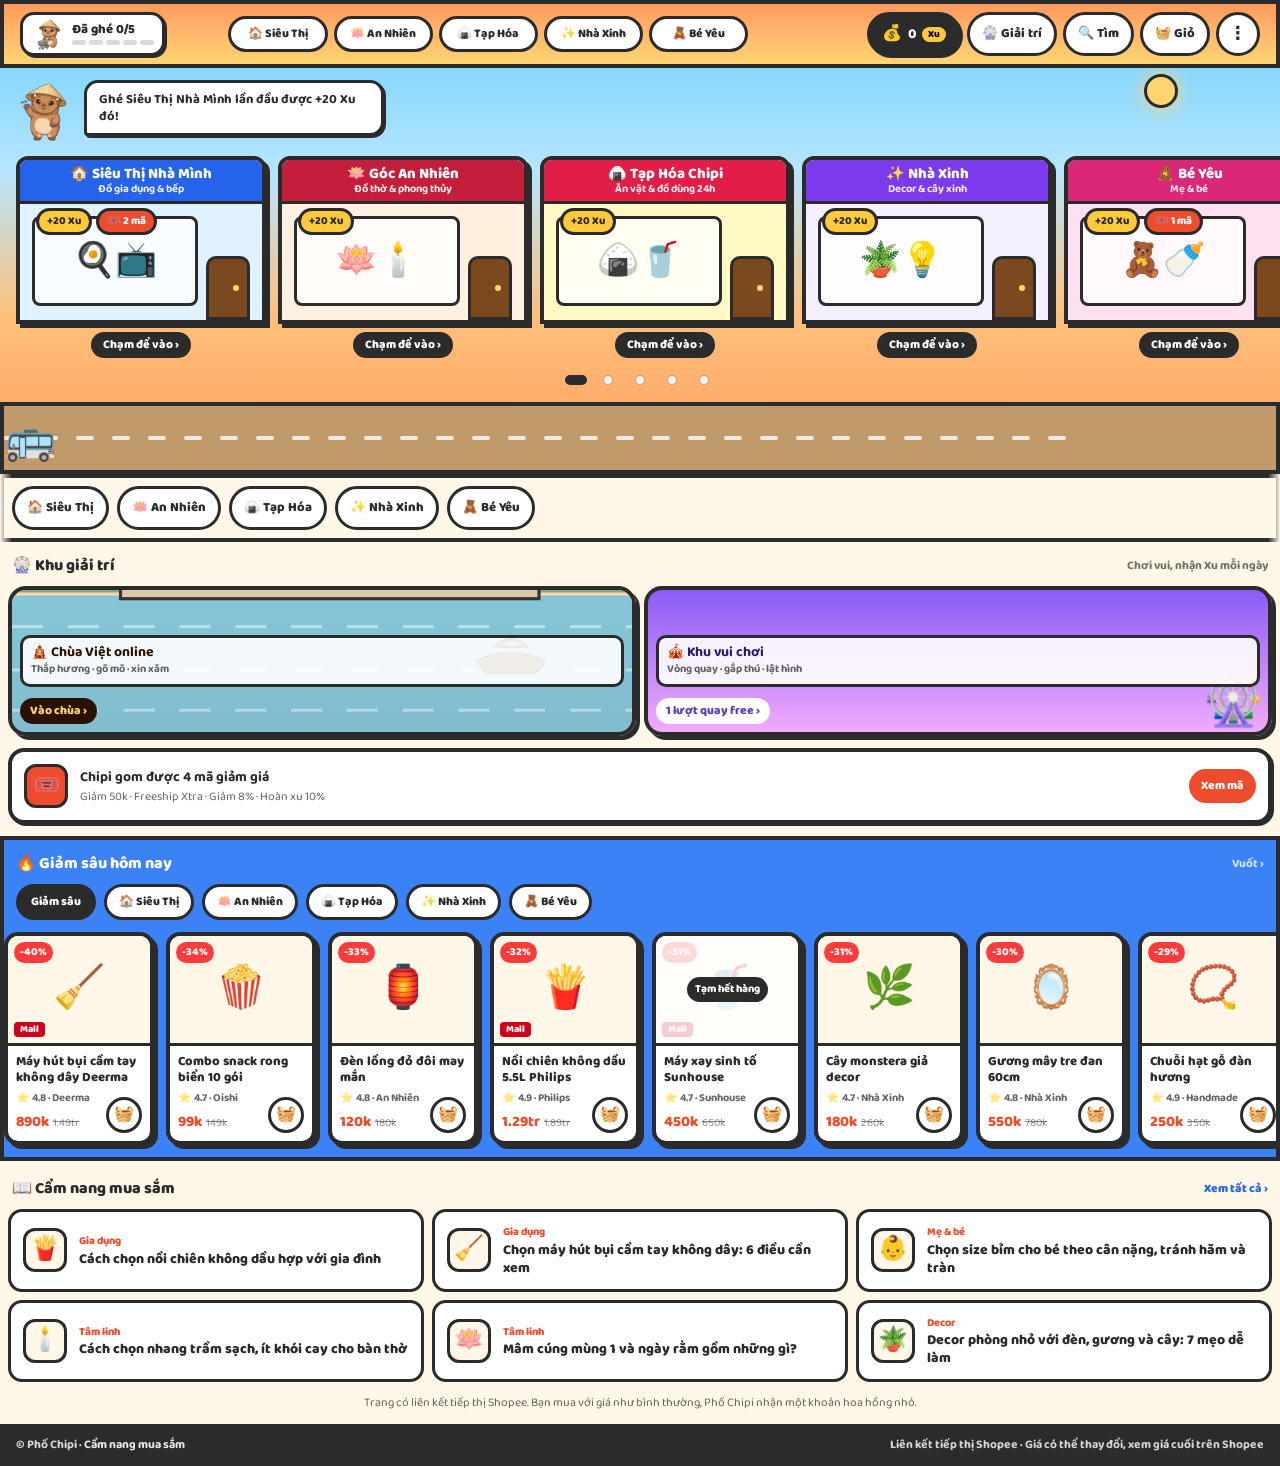
<file: index.html>
<!doctype html>
<html lang="vi">
<head>
  <meta charset="utf-8">
  <meta name="viewport" content="width=device-width,initial-scale=1,viewport-fit=cover">
  <title>Phố Chipi – Đi chợ, đi chùa online cùng Chipi</title>
  <link rel="canonical" href="https://phochipi.net/">
  <meta name="description" content="Dạo phố mua sắm đồ gia dụng, mẹ & bé, đồ lễ giá tốt trên Shopee; thắp hương, xin xăm, xem lịch âm và chơi vòng quay cùng Chipi.">
  <meta property="og:title" content="Phố Chipi – Đi chợ, đi chùa online cùng Chipi">
  <meta property="og:description" content="Mua sắm giá tốt, chùa Việt online và khu vui chơi nhận Xu mỗi ngày.">
  <meta property="og:type" content="website">
  <meta property="og:url" content="https://phochipi.net/">
  <meta property="og:site_name" content="Phố Chipi">
  <meta property="og:locale" content="vi_VN">
  <meta property="og:image" content="https://phochipi.net/chipi-share.png">
  <script type="application/ld+json">{"@context":"https://schema.org","@type":"WebSite","name":"Phố Chipi","url":"https://phochipi.net/","inLanguage":"vi"}</script>
  <meta name="theme-color" content="#FF9A5C">
  <link rel="icon" href="./chipi-icon.png">
  <script type="module" crossorigin src="./index-5asK5pdo.js"></script>
  <link rel="stylesheet" crossorigin href="./index-Bzbn8Bx0.css">
</head>
<body><div id="root"></div>
  <noscript>
    <h1>Phố Chipi – đi chợ, đi chùa online cùng Chipi</h1>
    <p>Dạo phố mua sắm đồ gia dụng, mẹ &amp; bé, đồ lễ giá tốt trên Shopee; thắp hương, xin xăm, xem lịch âm và chơi vòng quay cùng Chipi. Trang cần bật JavaScript để chơi.</p>
    <p><a href="cam-nang.html">Cẩm nang mua sắm</a></p>
  </noscript>
  <script src="./config.js"></script>
  <script src="./data.js"></script></body>
</html>
</file>
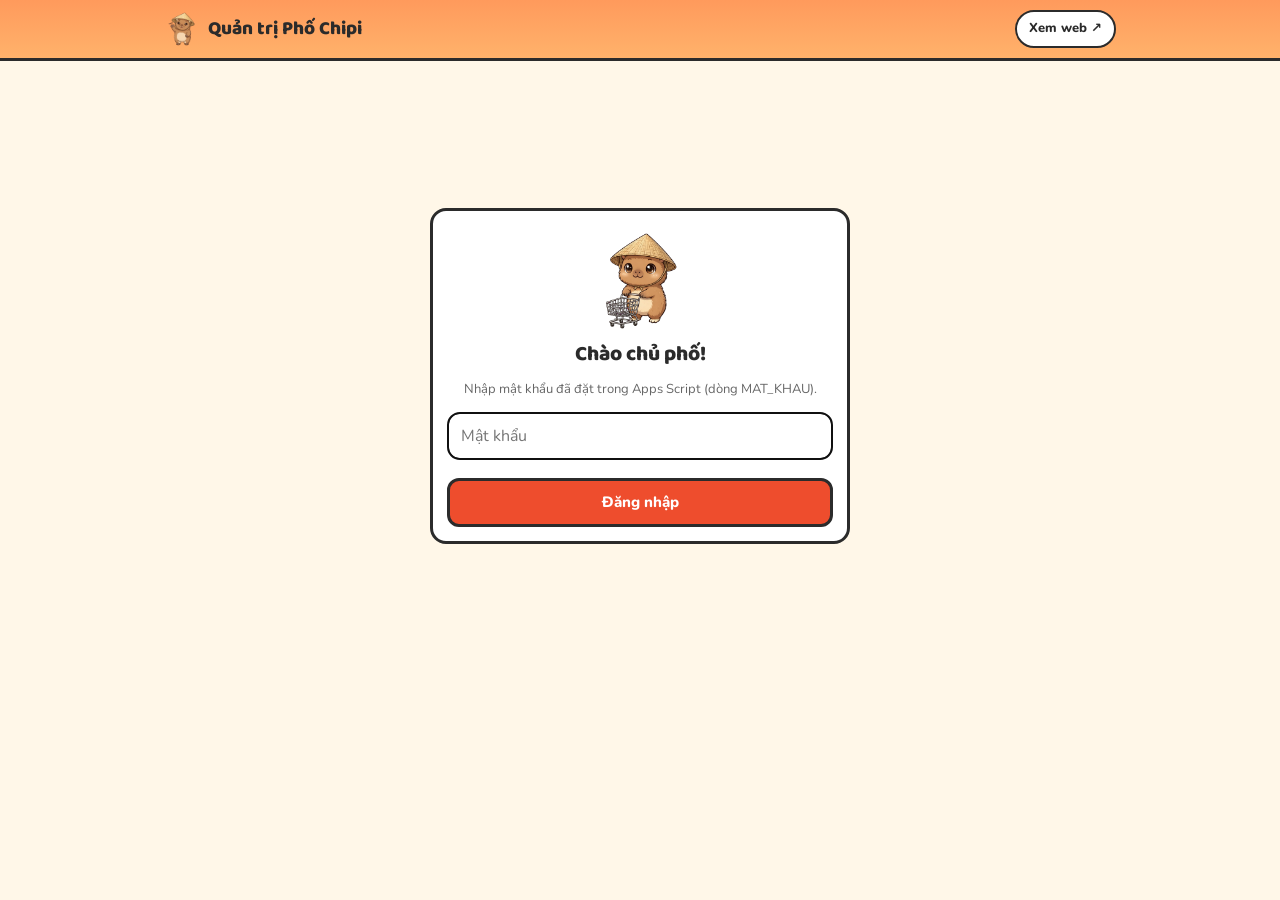
<file: admin.html>
<!doctype html>
<html lang="vi">
<head>
<meta charset="utf-8">
<meta name="viewport" content="width=device-width,initial-scale=1,viewport-fit=cover">
<title>Quản trị Phố Chipi</title>
<meta name="robots" content="noindex,nofollow">
<link rel="icon" href="chipi-icon.png">
<link rel="preconnect" href="https://fonts.googleapis.com"><link rel="preconnect" href="https://fonts.gstatic.com" crossorigin>
<link rel="stylesheet" href="https://fonts.googleapis.com/css2?family=Baloo+2:wght@700;800&family=Nunito:wght@400;600;700;800&display=swap">
<style>
:root{color-scheme:light;--ink:#2B2B2B;--ink2:#666;--bg:#FFF7E8;--card:#fff;--line:#2B2B2B;--accent:#EE4D2D;--ok:#16A34A;--soft:#FFF1D6;--blue:#2563EB}
*{box-sizing:border-box}
body{margin:0;background:var(--bg);color:var(--ink);font:400 15px/1.5 Nunito,"Segoe UI",system-ui,sans-serif;-webkit-text-size-adjust:100%}
button,input,select,textarea{font:inherit;color:inherit}
button{cursor:pointer}
.wrap{max-width:980px;margin:0 auto;padding:0 14px}
.top{position:sticky;top:0;z-index:20;background:linear-gradient(180deg,#FF9A5C,#FFB26B);border-bottom:3px solid var(--line);padding-top:env(safe-area-inset-top,0px)}
.top .wrap{display:flex;align-items:center;gap:10px;min-height:58px}
.logo{display:flex;align-items:center;gap:8px;font:800 19px/1 "Baloo 2",system-ui;color:var(--ink);text-decoration:none}
.logo img{width:36px;height:36px;object-fit:contain}
.top .sp{flex:1}
.pill{border:2px solid var(--line);background:#fff;border-radius:999px;padding:7px 12px;font-weight:800;font-size:13px;text-decoration:none;color:var(--ink);white-space:nowrap}
.pill.dark{background:var(--ink);color:#fff}
.tabs{display:flex;gap:6px;overflow-x:auto;padding:12px 0 4px;scrollbar-width:none}
.tabs::-webkit-scrollbar{display:none}
.tab{flex:none;border:2px solid var(--line);background:#fff;border-radius:999px;padding:9px 14px;font-weight:800;font-size:14px;min-height:44px}
.tab[aria-selected=true]{background:var(--ink);color:#fff}
.card{background:var(--card);border:3px solid var(--line);border-radius:16px;padding:14px;margin:12px 0}
.card h2{margin:0 0 6px;font:800 21px/1.2 "Baloo 2",system-ui}
.muted{color:var(--ink2)}
.small{font-size:13px}
.btn{border:3px solid var(--line);border-radius:12px;padding:10px 14px;font-weight:800;background:#fff;min-height:44px}
.btn.pri{background:var(--accent);color:#fff}
.btn.ok{background:var(--ok);color:#fff}
.btn.ghost{border-width:2px}
.btn:disabled{opacity:.5;cursor:default}
.row{display:flex;gap:8px;align-items:center;flex-wrap:wrap}
.grow{flex:1;min-width:0}
input[type=text],input[type=url],input[type=password],input[type=number],select,textarea{width:100%;border:2px solid var(--line);border-radius:12px;padding:10px 12px;background:#fff;font-size:16px;min-height:44px}
textarea{min-height:70px}
label.f{display:grid;gap:4px;font-weight:800;font-size:14px}
label.f small{font-weight:600;color:var(--ink2)}
.grid2{display:grid;grid-template-columns:1fr 1fr;gap:10px}
@media (max-width:560px){.grid2{grid-template-columns:1fr}}
.kpis{display:grid;grid-template-columns:repeat(auto-fit,minmax(140px,1fr));gap:10px}
.kpi{background:var(--ink);color:#fff;border-radius:14px;padding:12px}
.kpi span{display:block;font-size:12px;color:#ddd}
.kpi b{font:800 26px/1.1 "Baloo 2",system-ui;color:#FFD571}
.two{display:grid;grid-template-columns:repeat(auto-fit,minmax(min(100%,300px),1fr));gap:12px}
.bar{display:flex;align-items:center;gap:8px;margin-top:8px;font-size:14px}
.bar span{flex:1;min-width:0;overflow:hidden;text-overflow:ellipsis;white-space:nowrap}
.bar i{display:block;height:8px;border-radius:4px;background:var(--blue)}
.bar b{width:34px;text-align:right}
.chips{display:flex;gap:6px;overflow-x:auto;padding:4px 0;scrollbar-width:none}
.chips::-webkit-scrollbar{display:none}
.chip{flex:none;border:2px solid var(--line);background:#fff;border-radius:999px;padding:7px 11px;font-weight:800;font-size:13px;min-height:38px}
.chip[aria-pressed=true]{background:#FFD571}
.items{display:grid;grid-template-columns:minmax(0,1fr);gap:8px;margin-top:10px}
.it .acts{display:flex;gap:6px;align-items:center;flex:none}
@media (max-width:540px){.it{flex-wrap:wrap}.it .bd{flex-basis:calc(100% - 70px)}.it .acts{width:100%;justify-content:flex-end;border-top:1px dashed #ccc;padding-top:6px}}
html,body{overflow-x:hidden}
.it{display:flex;gap:10px;align-items:center;background:#fff;border:2px solid var(--line);border-radius:14px;padding:8px}
.it .th{width:54px;height:54px;flex:none;border-radius:10px;background:var(--soft);border:2px solid var(--line);display:grid;place-items:center;font-size:28px;overflow:hidden}
.it .th img{width:100%;height:100%;object-fit:contain}
.it .bd{flex:1;min-width:0}
.it .bd b{display:block;line-height:1.3;overflow:hidden;text-overflow:ellipsis;white-space:nowrap}
.it .bd span{font-size:13px;color:var(--ink2)}
.it .pr{color:var(--accent);font-weight:800}
.warn{color:#B45309;font-weight:800}
.tog{display:flex;align-items:center;gap:6px;font-size:12px;font-weight:800;white-space:nowrap}
.tog input{width:20px;height:20px}
.ic{width:40px;height:40px;border-radius:10px;border:2px solid var(--line);background:#fff;font-size:16px;flex:none}
.savebar{position:sticky;bottom:0;z-index:15;background:var(--ink);color:#fff;border-radius:16px 16px 0 0;padding:10px 14px calc(10px + env(safe-area-inset-bottom,0px));display:flex;align-items:center;gap:10px;margin-top:14px}
.savebar span{flex:1;font-weight:800;font-size:14px}
.modal{position:fixed;inset:0;z-index:50;display:none;align-items:flex-end;justify-content:center;background:rgba(0,0,0,.5)}
.modal.on{display:flex}
.sheet{background:var(--bg);width:100%;max-width:620px;max-height:92dvh;overflow:auto;border:3px solid var(--line);border-radius:22px 22px 0 0;padding:14px 14px calc(14px + env(safe-area-inset-bottom,0px))}
@media (min-width:700px){.modal{align-items:center}.sheet{border-radius:20px}}
.sheet h3{margin:0;font:800 21px/1.2 "Baloo 2",system-ui}
.sheet form{display:grid;gap:10px;margin-top:10px}
.prev{width:84px;height:84px;border:2px solid var(--line);border-radius:12px;background:var(--soft);display:grid;place-items:center;font-size:40px;overflow:hidden;flex:none}
.prev img{width:100%;height:100%;object-fit:contain}
.toast{position:fixed;left:50%;bottom:90px;transform:translateX(-50%);z-index:60;background:var(--ink);color:#fff;font-weight:800;padding:10px 16px;border-radius:999px;display:none;max-width:90vw;text-align:center}
.toast.on{display:block}
.err{color:#DC2626;font-weight:800;font-size:13px;min-height:18px;margin:0}
.center{min-height:70dvh;display:grid;place-items:center}
.login{width:min(420px,100%);text-align:center}
.login img{width:110px}
ol.steps{padding-left:20px}
ol.steps li{margin:6px 0}
code{background:var(--soft);padding:1px 6px;border-radius:6px}
.sheet.wide{max-width:860px}
.pv{border:2px solid var(--line);border-radius:12px;background:#fff;padding:4px 14px;max-height:60dvh;overflow:auto;font-size:16px;line-height:1.65}
.pv h2{font:800 22px/1.2 "Baloo 2",system-ui;margin:18px 0 6px}.pv h3{font:800 18px/1.25 "Baloo 2",system-ui}
.pv img{max-width:100%;border-radius:10px}.pv .callout{background:#FFF3C4;border:2px solid var(--line);border-radius:12px;padding:10px 12px;margin:12px 0}
.pv table{border-collapse:collapse;width:100%}.pv th,.pv td{border:1px solid #ddd;padding:6px 8px;text-align:left}
textarea[name=body]{min-height:320px}
</style>
</head>
<body>
<header class="top"><div class="wrap">
  <a class="logo" href="./"><img src="chipi-icon.png" alt=""><span>Quản trị Phố Chipi</span></a>
  <span class="sp"></span>
  <a class="pill" href="./" target="_blank" rel="noopener">Xem web ↗</a>
  <button class="pill dark" id="logout" hidden>Thoát</button>
</div></header>

<main class="wrap" id="app"></main>
<div class="toast" id="toast" role="status"></div>
<div class="modal" id="modal" role="dialog" aria-modal="true"><div class="sheet" id="sheet"></div></div>

<script src="config.js"></script>
<script src="data.js"></script>
<script src="md-lite.js"></script>
<script src="admin.js"></script>
</body>
</html>
</file>
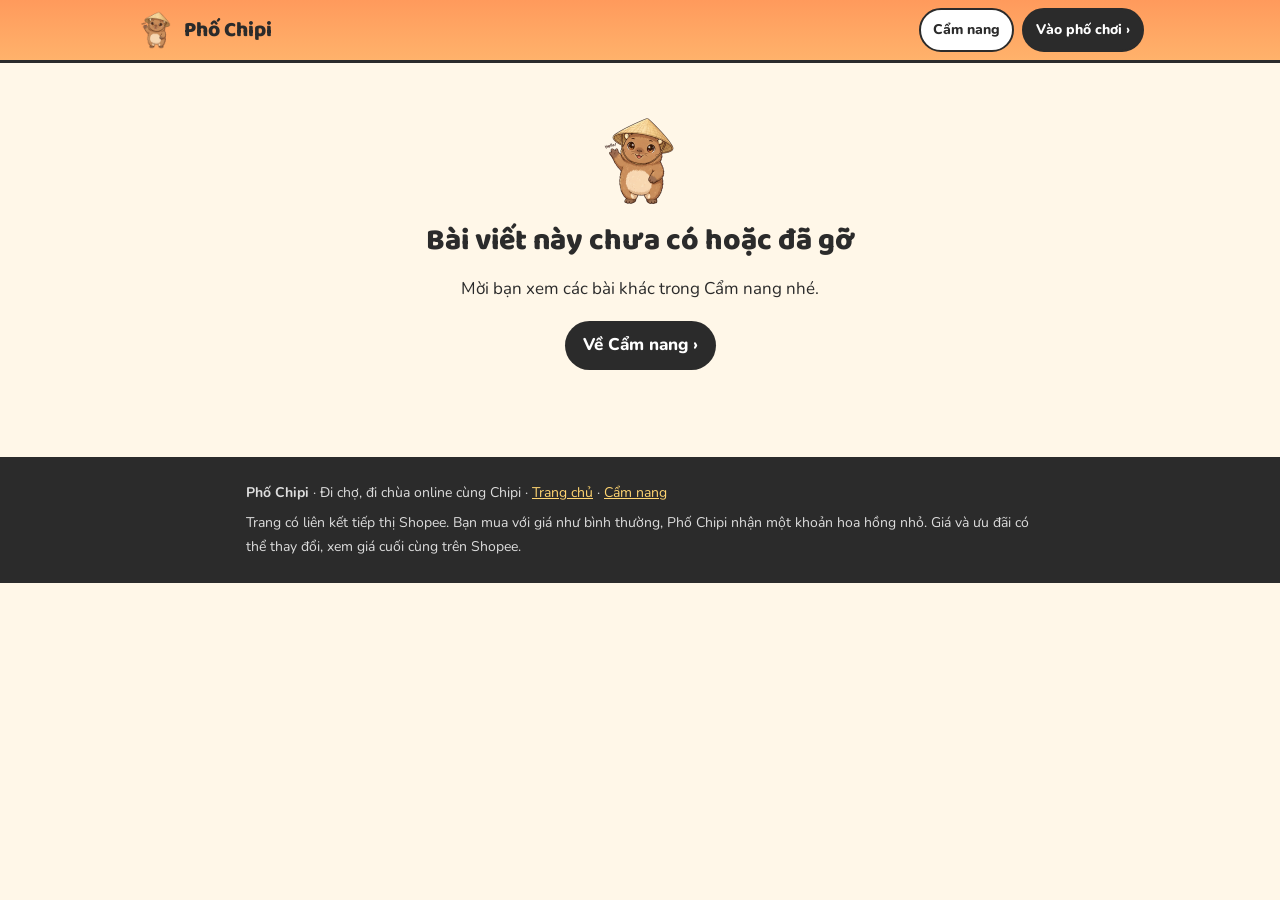
<file: bai-viet.html>
<!doctype html>
<html lang="vi">
<head>
<meta charset="utf-8">
<meta name="viewport" content="width=device-width,initial-scale=1,viewport-fit=cover">
<title>Bài viết | Phố Chipi</title>
<meta name="description" content="Cẩm nang mua sắm của Phố Chipi.">
<link rel="canonical" href="https://phochipi.net/bai-viet">
<meta property="og:type" content="article">
<meta property="og:title" content="Bài viết | Phố Chipi">
<meta property="og:description" content="Cẩm nang mua sắm của Phố Chipi.">
<meta property="og:url" content="https://phochipi.net/bai-viet">
<meta property="og:site_name" content="Phố Chipi">
<meta property="og:locale" content="vi_VN">
<meta property="og:image" content="https://phochipi.net/chipi-share.png">
<meta name="theme-color" content="#FF9A5C">
<link rel="icon" href="chipi-icon.png">
<link rel="preconnect" href="https://fonts.googleapis.com"><link rel="preconnect" href="https://fonts.gstatic.com" crossorigin>
<link rel="stylesheet" href="https://fonts.googleapis.com/css2?family=Baloo+2:wght@700;800&family=Nunito:wght@400;600;700;800&display=swap">
<link rel="stylesheet" href="cam-nang.css">

</head>
<body>
<header class="top"><div class="wrap">
  <a class="logo" href="./"><img src="chipi-icon.png" alt="" width="40" height="40"><span>Phố Chipi</span></a>
  <nav><a href="cam-nang.html">Cẩm nang</a><a class="play" href="./">Vào phố chơi ›</a></nav>
</div></header>

<main class="wrap art" id="post"><p class="muted" style="padding:40px 0">Đang tải bài viết…</p></main>

<footer class="foot"><div class="wrap">
  <p><b>Phố Chipi</b> · Đi chợ, đi chùa online cùng Chipi · <a href="./">Trang chủ</a> · <a href="cam-nang.html">Cẩm nang</a></p>
  <p>Trang có liên kết tiếp thị Shopee. Bạn mua với giá như bình thường, Phố Chipi nhận một khoản hoa hồng nhỏ. Giá và ưu đãi có thể thay đổi, xem giá cuối cùng trên Shopee.</p>
</div></footer>
<script src="config.js"></script>
<script src="data.js"></script>
<script src="md-lite.js"></script>
<script src="bai-viet.js"></script>
</body>
</html>
</file>
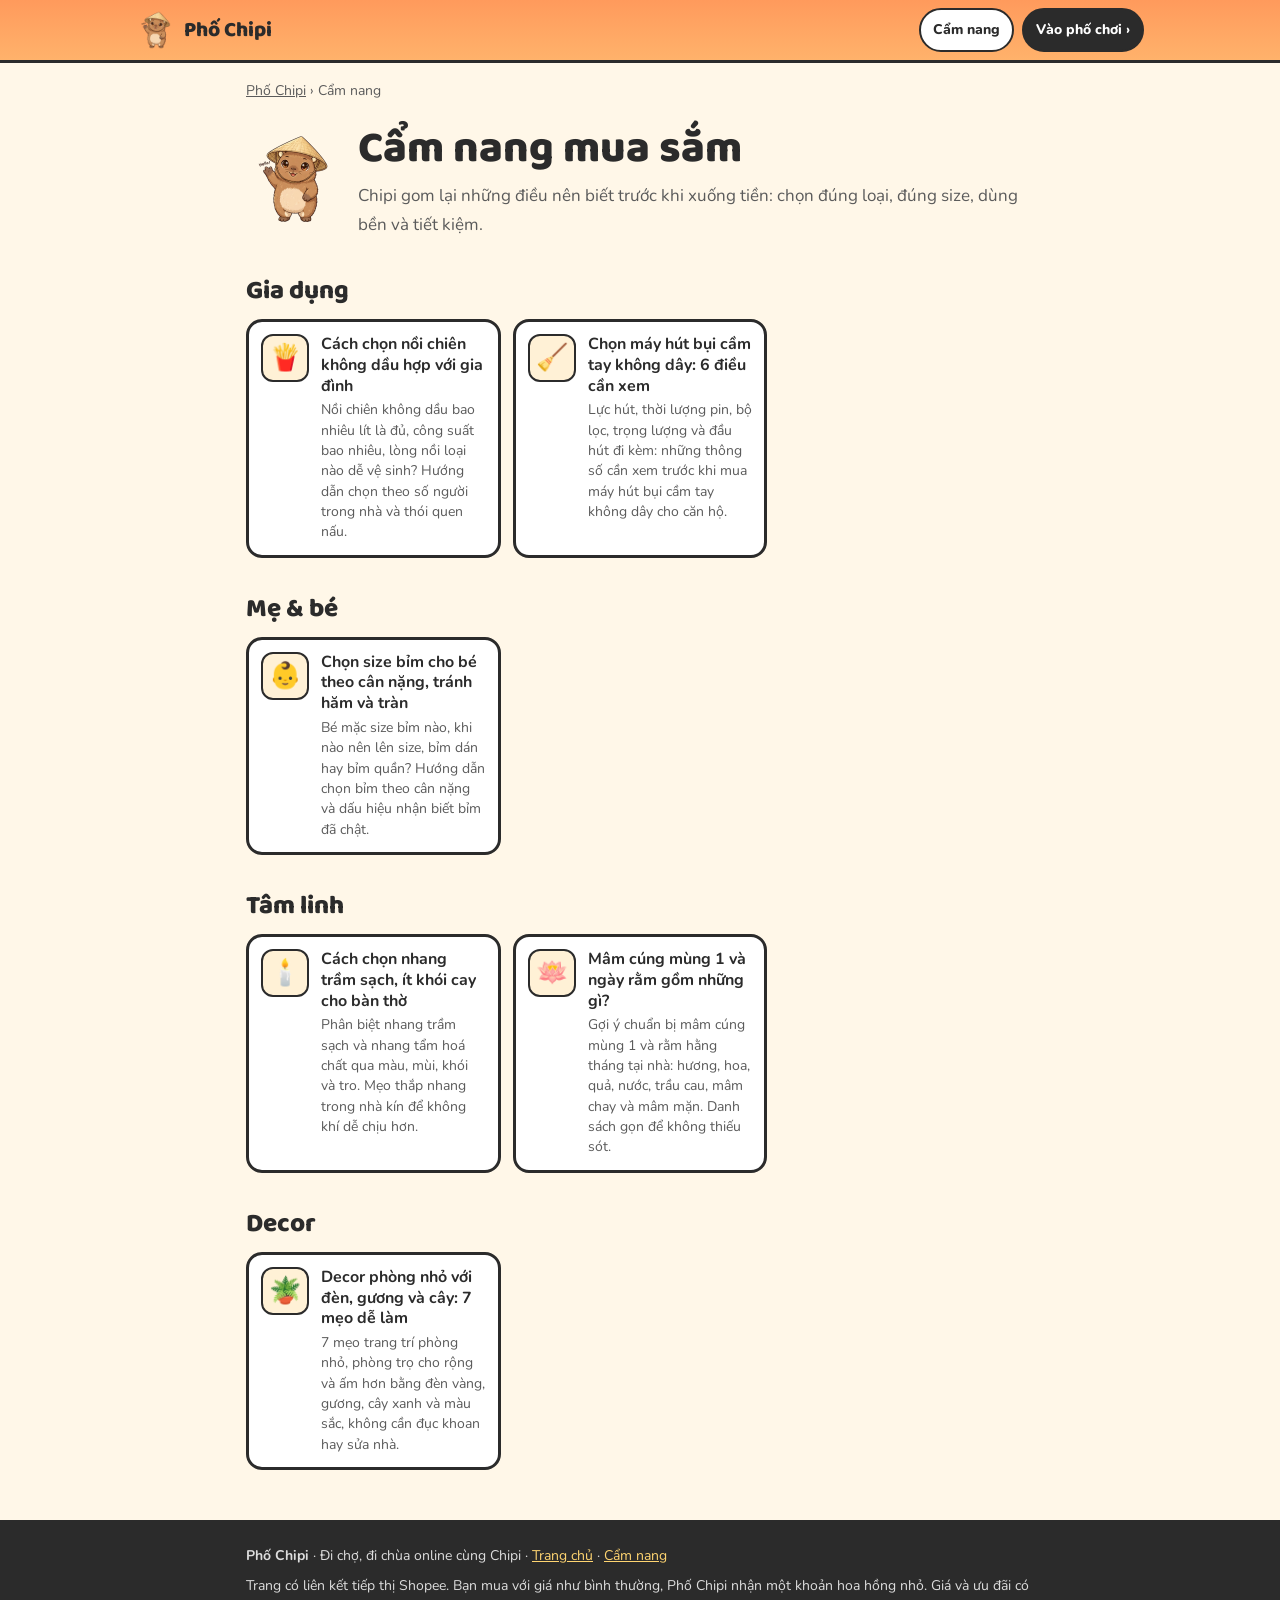
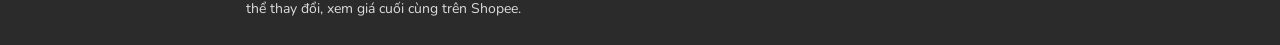
<file: cam-nang.html>
<!doctype html>
<html lang="vi">
<head>
<meta charset="utf-8">
<meta name="viewport" content="width=device-width,initial-scale=1,viewport-fit=cover">
<title>Cẩm nang mua sắm – mẹo chọn đồ gia dụng, mẹ & bé, đồ lễ | Phố Chipi</title>
<meta name="description" content="Cẩm nang mua sắm của Phố Chipi: cách chọn nồi chiên không dầu, máy hút bụi, bỉm cho bé, nhang trầm, mâm cúng rằm và mẹo decor phòng nhỏ.">
<link rel="canonical" href="https://phochipi.net/cam-nang">
<meta property="og:type" content="website">
<meta property="og:title" content="Cẩm nang mua sắm – mẹo chọn đồ gia dụng, mẹ & bé, đồ lễ | Phố Chipi">
<meta property="og:description" content="Cẩm nang mua sắm của Phố Chipi: cách chọn nồi chiên không dầu, máy hút bụi, bỉm cho bé, nhang trầm, mâm cúng rằm và mẹo decor phòng nhỏ.">
<meta property="og:url" content="https://phochipi.net/cam-nang">
<meta property="og:site_name" content="Phố Chipi">
<meta property="og:locale" content="vi_VN">
<meta property="og:image" content="https://phochipi.net/chipi-share.png">
<meta name="theme-color" content="#FF9A5C">
<link rel="icon" href="chipi-icon.png">
<link rel="preconnect" href="https://fonts.googleapis.com"><link rel="preconnect" href="https://fonts.gstatic.com" crossorigin>
<link rel="stylesheet" href="https://fonts.googleapis.com/css2?family=Baloo+2:wght@700;800&family=Nunito:wght@400;600;700;800&display=swap">
<link rel="stylesheet" href="cam-nang.css">
<script type="application/ld+json">{"@context": "https://schema.org", "@type": "CollectionPage", "name": "Cẩm nang mua sắm Phố Chipi", "url": "https://phochipi.net/cam-nang", "inLanguage": "vi", "hasPart": [{"@type": "Article", "headline": "Cách chọn nồi chiên không dầu hợp với gia đình", "url": "https://phochipi.net/chon-noi-chien-khong-dau"}, {"@type": "Article", "headline": "Chọn máy hút bụi cầm tay không dây: 6 điều cần xem", "url": "https://phochipi.net/chon-may-hut-bui-cam-tay"}, {"@type": "Article", "headline": "Chọn size bỉm cho bé theo cân nặng, tránh hăm và tràn", "url": "https://phochipi.net/chon-size-bim-cho-be"}, {"@type": "Article", "headline": "Cách chọn nhang trầm sạch, ít khói cay cho bàn thờ", "url": "https://phochipi.net/chon-nhang-tram-sach"}, {"@type": "Article", "headline": "Mâm cúng mùng 1 và ngày rằm gồm những gì?", "url": "https://phochipi.net/mam-cung-mung-1-ram"}, {"@type": "Article", "headline": "Decor phòng nhỏ với đèn, gương và cây: 7 mẹo dễ làm", "url": "https://phochipi.net/decor-phong-nho"}]}</script>
</head>
<body>
<header class="top"><div class="wrap">
  <a class="logo" href="./"><img src="chipi-icon.png" alt="" width="40" height="40"><span>Phố Chipi</span></a>
  <nav><a href="cam-nang.html">Cẩm nang</a><a class="play" href="./">Vào phố chơi ›</a></nav>
</div></header>

<main class="wrap hub">
  <nav class="crumbs" aria-label="Đường dẫn"><a href="./">Phố Chipi</a> › <span>Cẩm nang</span></nav>
  <div class="hero"><img src="chipi-icon.png" alt="" width="96" height="96"><div><h1>Cẩm nang mua sắm</h1><p>Chipi gom lại những điều nên biết trước khi xuống tiền: chọn đúng loại, đúng size, dùng bền và tiết kiệm.</p></div></div>
  <section class="hubsec newsec" hidden><h2>✨ Bài mới</h2><div class="cards" id="bai-moi"></div></section>
  <section class="hubsec"><h2>Gia dụng</h2><div class="cards"><a class="card big" href="chon-noi-chien-khong-dau.html"><span class="ic">🍟</span><span><b>Cách chọn nồi chiên không dầu hợp với gia đình</b><em>Nồi chiên không dầu bao nhiêu lít là đủ, công suất bao nhiêu, lòng nồi loại nào dễ vệ sinh? Hướng dẫn chọn theo số người trong nhà và thói quen nấu.</em></span></a><a class="card big" href="chon-may-hut-bui-cam-tay.html"><span class="ic">🧹</span><span><b>Chọn máy hút bụi cầm tay không dây: 6 điều cần xem</b><em>Lực hút, thời lượng pin, bộ lọc, trọng lượng và đầu hút đi kèm: những thông số cần xem trước khi mua máy hút bụi cầm tay không dây cho căn hộ.</em></span></a></div></section><section class="hubsec"><h2>Mẹ &amp; bé</h2><div class="cards"><a class="card big" href="chon-size-bim-cho-be.html"><span class="ic">👶</span><span><b>Chọn size bỉm cho bé theo cân nặng, tránh hăm và tràn</b><em>Bé mặc size bỉm nào, khi nào nên lên size, bỉm dán hay bỉm quần? Hướng dẫn chọn bỉm theo cân nặng và dấu hiệu nhận biết bỉm đã chật.</em></span></a></div></section><section class="hubsec"><h2>Tâm linh</h2><div class="cards"><a class="card big" href="chon-nhang-tram-sach.html"><span class="ic">🕯️</span><span><b>Cách chọn nhang trầm sạch, ít khói cay cho bàn thờ</b><em>Phân biệt nhang trầm sạch và nhang tẩm hoá chất qua màu, mùi, khói và tro. Mẹo thắp nhang trong nhà kín để không khí dễ chịu hơn.</em></span></a><a class="card big" href="mam-cung-mung-1-ram.html"><span class="ic">🪷</span><span><b>Mâm cúng mùng 1 và ngày rằm gồm những gì?</b><em>Gợi ý chuẩn bị mâm cúng mùng 1 và rằm hằng tháng tại nhà: hương, hoa, quả, nước, trầu cau, mâm chay và mâm mặn. Danh sách gọn để không thiếu sót.</em></span></a></div></section><section class="hubsec"><h2>Decor</h2><div class="cards"><a class="card big" href="decor-phong-nho.html"><span class="ic">🪴</span><span><b>Decor phòng nhỏ với đèn, gương và cây: 7 mẹo dễ làm</b><em>7 mẹo trang trí phòng nhỏ, phòng trọ cho rộng và ấm hơn bằng đèn vàng, gương, cây xanh và màu sắc, không cần đục khoan hay sửa nhà.</em></span></a></div></section>
</main>

<footer class="foot"><div class="wrap">
  <p><b>Phố Chipi</b> · Đi chợ, đi chùa online cùng Chipi · <a href="./">Trang chủ</a> · <a href="cam-nang.html">Cẩm nang</a></p>
  <p>Trang có liên kết tiếp thị Shopee. Bạn mua với giá như bình thường, Phố Chipi nhận một khoản hoa hồng nhỏ. Giá và ưu đãi có thể thay đổi, xem giá cuối cùng trên Shopee.</p>
</div></footer>
<script src="config.js"></script>
<script src="data.js"></script>
<script src="cam-nang.js"></script>
<script src="bai-moi.js"></script>
</body>
</html>
</file>
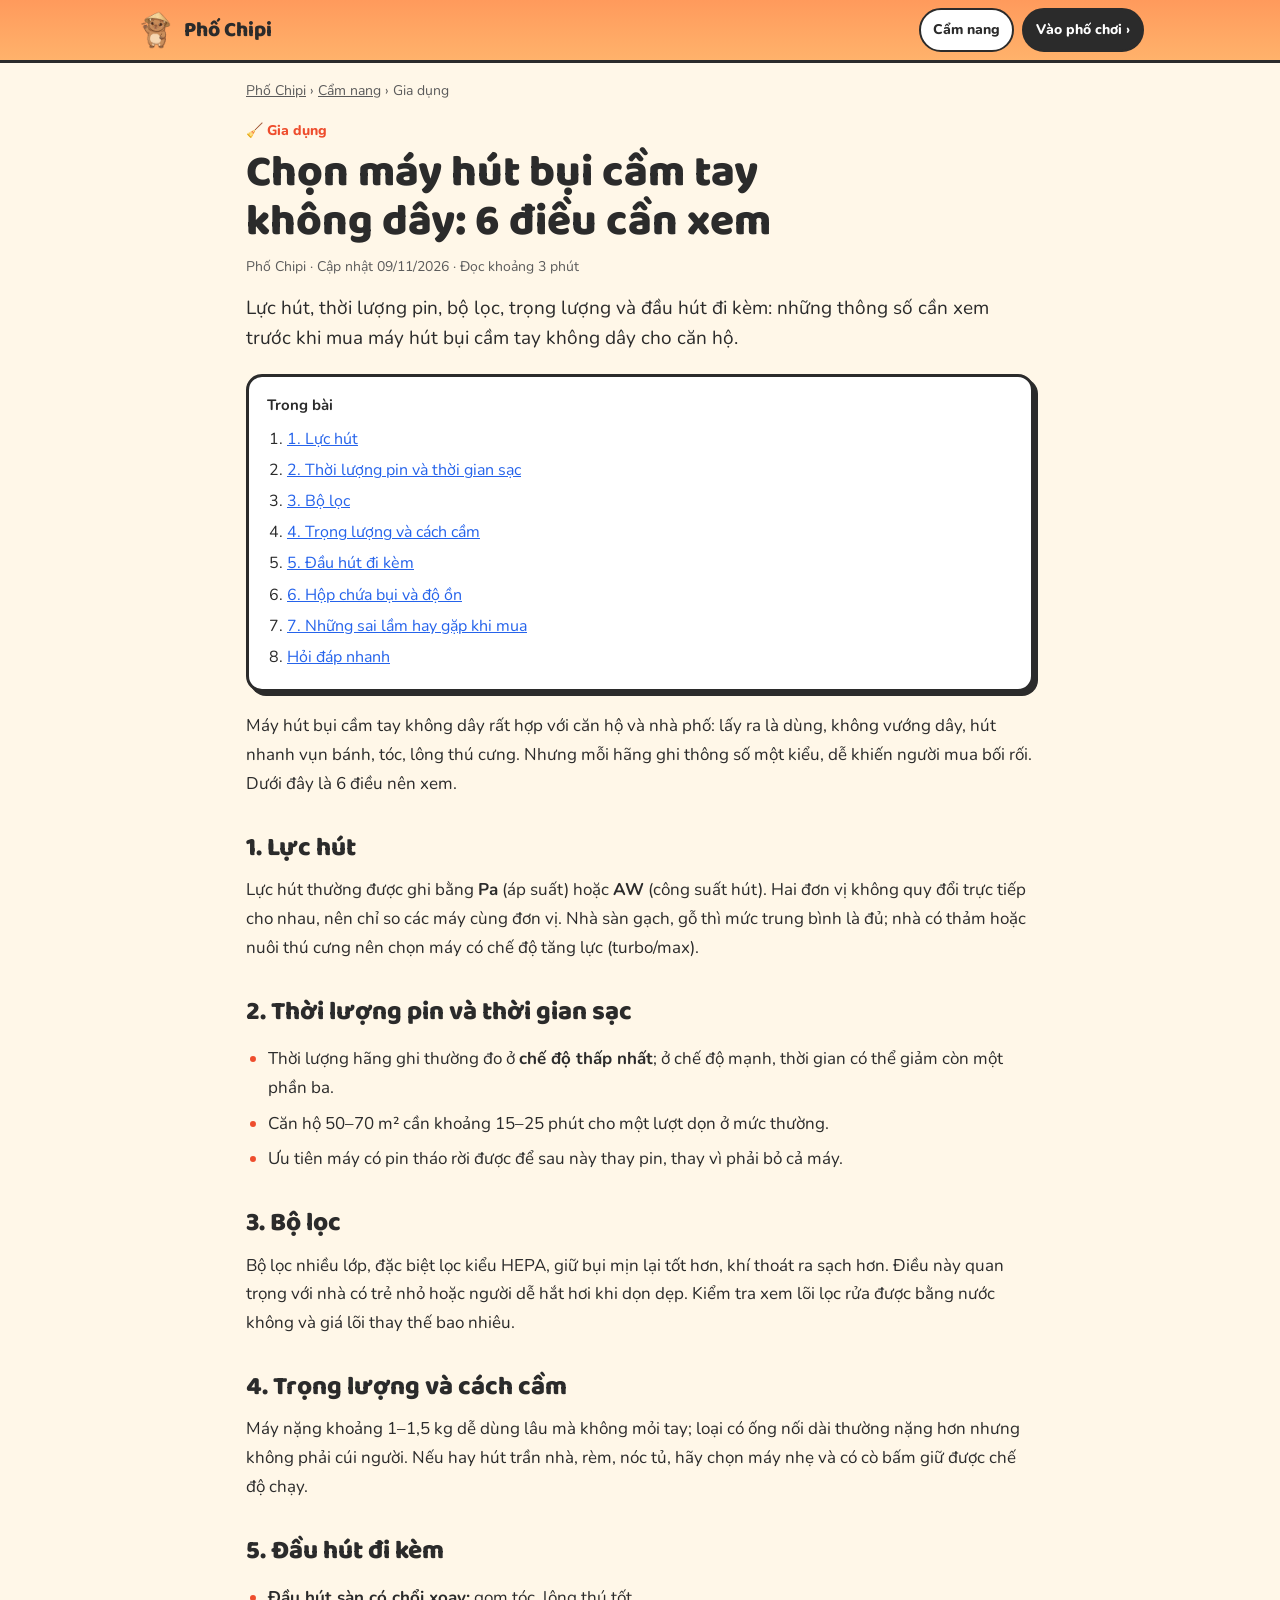
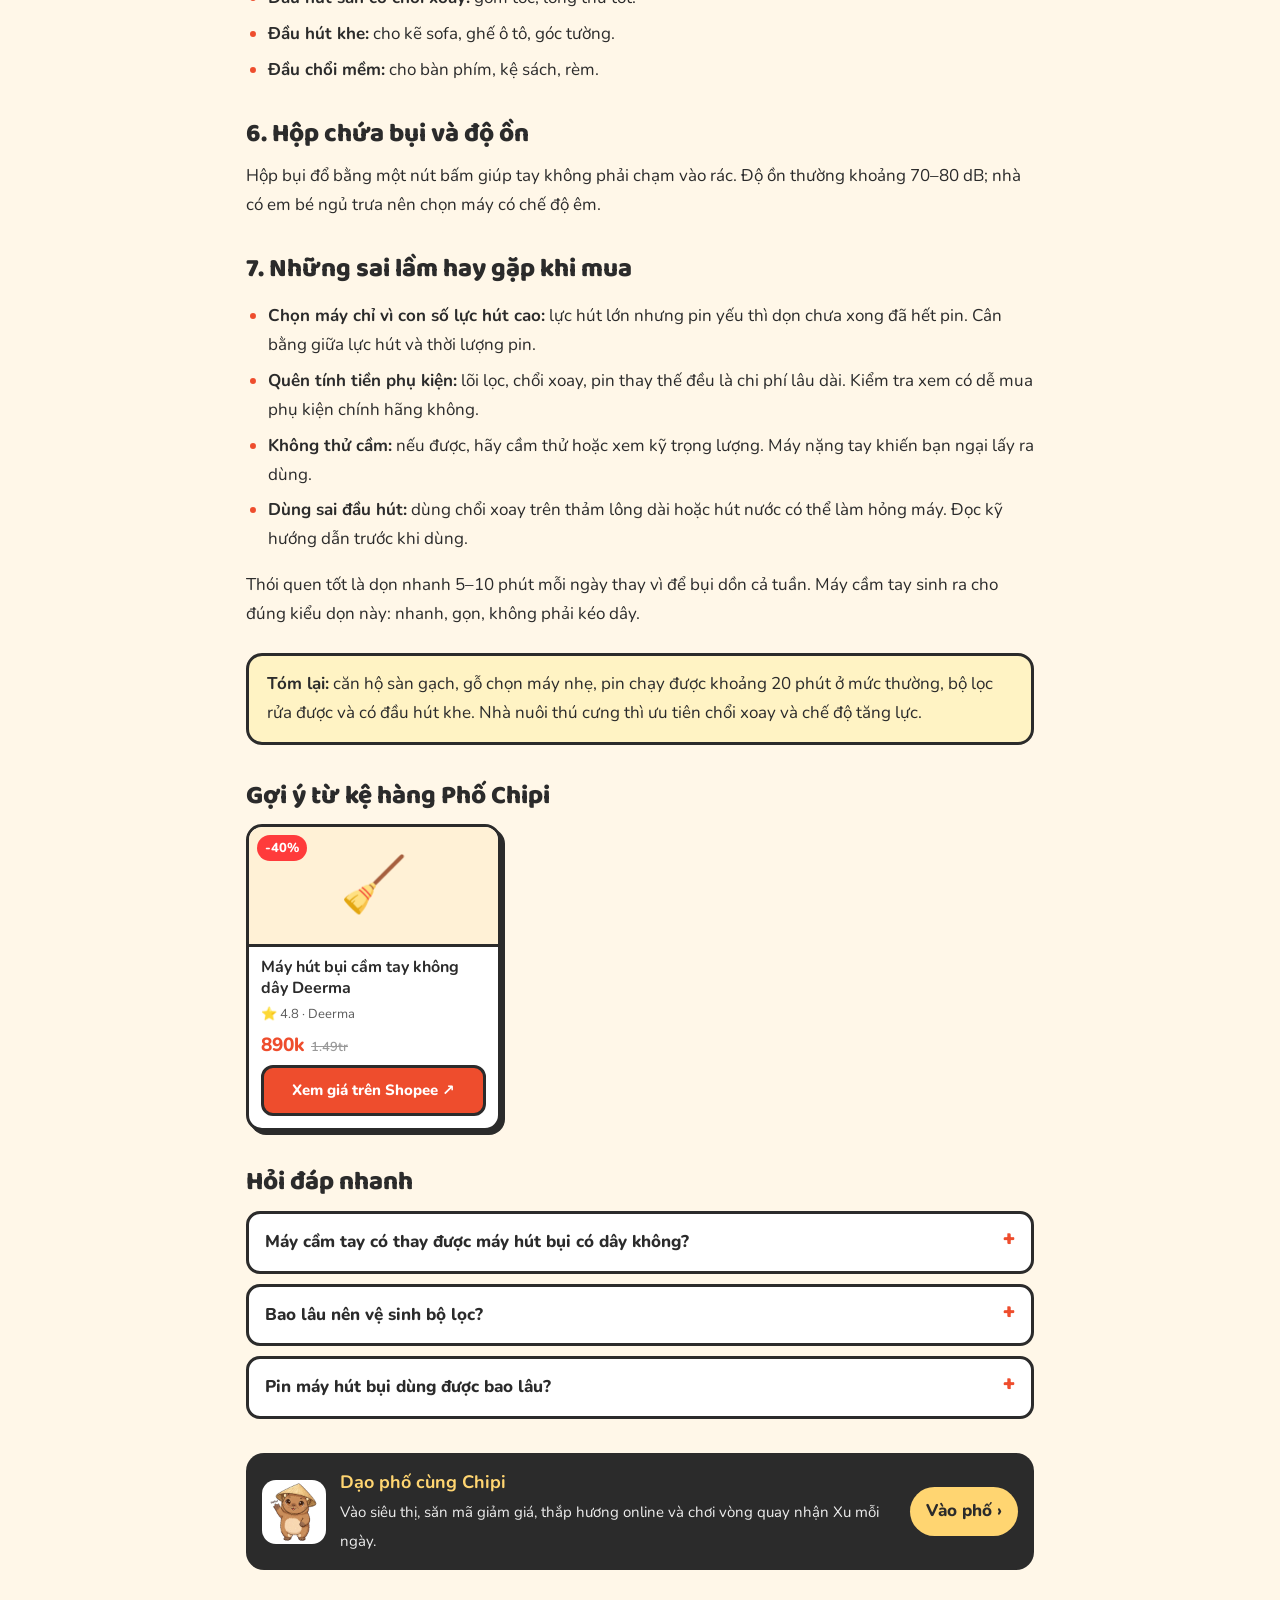
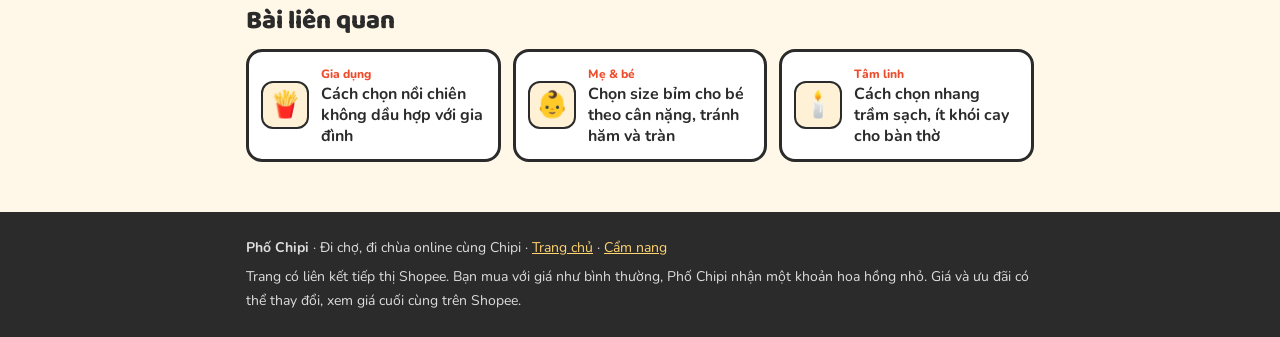
<file: chon-may-hut-bui-cam-tay.html>
<!doctype html>
<html lang="vi">
<head>
<meta charset="utf-8">
<meta name="viewport" content="width=device-width,initial-scale=1,viewport-fit=cover">
<title>Chọn máy hút bụi cầm tay không dây: 6 điều cần xem | Phố Chipi</title>
<meta name="description" content="Lực hút, thời lượng pin, bộ lọc, trọng lượng và đầu hút đi kèm: những thông số cần xem trước khi mua máy hút bụi cầm tay không dây cho căn hộ.">
<link rel="canonical" href="https://phochipi.net/chon-may-hut-bui-cam-tay">
<meta property="og:type" content="article">
<meta property="og:title" content="Chọn máy hút bụi cầm tay không dây: 6 điều cần xem | Phố Chipi">
<meta property="og:description" content="Lực hút, thời lượng pin, bộ lọc, trọng lượng và đầu hút đi kèm: những thông số cần xem trước khi mua máy hút bụi cầm tay không dây cho căn hộ.">
<meta property="og:url" content="https://phochipi.net/chon-may-hut-bui-cam-tay">
<meta property="og:site_name" content="Phố Chipi">
<meta property="og:locale" content="vi_VN">
<meta property="og:image" content="https://phochipi.net/chipi-share.png">
<meta name="theme-color" content="#FF9A5C">
<link rel="icon" href="chipi-icon.png">
<link rel="preconnect" href="https://fonts.googleapis.com"><link rel="preconnect" href="https://fonts.gstatic.com" crossorigin>
<link rel="stylesheet" href="https://fonts.googleapis.com/css2?family=Baloo+2:wght@700;800&family=Nunito:wght@400;600;700;800&display=swap">
<link rel="stylesheet" href="cam-nang.css">
<script type="application/ld+json">{"@context": "https://schema.org", "@type": "Article", "headline": "Chọn máy hút bụi cầm tay không dây: 6 điều cần xem", "description": "Lực hút, thời lượng pin, bộ lọc, trọng lượng và đầu hút đi kèm: những thông số cần xem trước khi mua máy hút bụi cầm tay không dây cho căn hộ.", "inLanguage": "vi", "datePublished": "2026-11-09", "dateModified": "2026-11-09", "mainEntityOfPage": "https://phochipi.net/chon-may-hut-bui-cam-tay", "image": "https://phochipi.net/chipi-share.png", "author": {"@type": "Organization", "name": "Phố Chipi", "url": "https://phochipi.net/"}, "publisher": {"@type": "Organization", "name": "Phố Chipi", "logo": {"@type": "ImageObject", "url": "https://phochipi.net/chipi-icon.png"}}}</script>
<script type="application/ld+json">{"@context": "https://schema.org", "@type": "BreadcrumbList", "itemListElement": [{"@type": "ListItem", "position": 1, "name": "Phố Chipi", "item": "https://phochipi.net/"}, {"@type": "ListItem", "position": 2, "name": "Cẩm nang", "item": "https://phochipi.net/cam-nang"}, {"@type": "ListItem", "position": 3, "name": "Chọn máy hút bụi cầm tay không dây: 6 điều cần xem", "item": "https://phochipi.net/chon-may-hut-bui-cam-tay"}]}</script>
<script type="application/ld+json">{"@context": "https://schema.org", "@type": "FAQPage", "mainEntity": [{"@type": "Question", "name": "Máy cầm tay có thay được máy hút bụi có dây không?", "acceptedAnswer": {"@type": "Answer", "text": "Với căn hộ nhỏ và dọn hằng ngày thì đủ dùng. Nhà rộng, nhiều thảm dày nên có thêm máy có dây hoặc robot để dọn tổng."}}, {"@type": "Question", "name": "Bao lâu nên vệ sinh bộ lọc?", "acceptedAnswer": {"@type": "Answer", "text": "Nên gõ sạch bụi sau mỗi vài lần dùng và rửa lõi lọc (nếu hãng cho phép) khoảng 2–4 tuần một lần, phơi thật khô trước khi lắp lại."}}, {"@type": "Question", "name": "Pin máy hút bụi dùng được bao lâu?", "acceptedAnswer": {"@type": "Answer", "text": "Tuỳ chất lượng pin và cách dùng, thường vài năm. Tránh để pin cạn kiệt lâu ngày và không sạc ở nơi quá nóng."}}]}</script>
</head>
<body>
<header class="top"><div class="wrap">
  <a class="logo" href="./"><img src="chipi-icon.png" alt="" width="40" height="40"><span>Phố Chipi</span></a>
  <nav><a href="cam-nang.html">Cẩm nang</a><a class="play" href="./">Vào phố chơi ›</a></nav>
</div></header>

<main class="wrap art">
  <nav class="crumbs" aria-label="Đường dẫn"><a href="./">Phố Chipi</a> › <a href="cam-nang.html">Cẩm nang</a> › <span>Gia dụng</span></nav>
  <article>
    <p class="eyebrow">🧹 Gia dụng</p>
    <h1>Chọn máy hút bụi cầm tay không dây: 6 điều cần xem</h1>
    <p class="meta">Phố Chipi · Cập nhật 09/11/2026 · Đọc khoảng 3 phút</p>
    <p class="lead">Lực hút, thời lượng pin, bộ lọc, trọng lượng và đầu hút đi kèm: những thông số cần xem trước khi mua máy hút bụi cầm tay không dây cho căn hộ.</p>
    <nav class="toc" aria-label="Mục lục"><b>Trong bài</b><ol><li><a href="#luc-hut">1. Lực hút</a></li><li><a href="#pin">2. Thời lượng pin và thời gian sạc</a></li><li><a href="#loc">3. Bộ lọc</a></li><li><a href="#trong-luong">4. Trọng lượng và cách cầm</a></li><li><a href="#dau-hut">5. Đầu hút đi kèm</a></li><li><a href="#hop-bui">6. Hộp chứa bụi và độ ồn</a></li><li><a href="#sai-lam">7. Những sai lầm hay gặp khi mua</a></li><li><a href="#hoi-dap">Hỏi đáp nhanh</a></li></ol></nav>
    <div class="prose">
<p>Máy hút bụi cầm tay không dây rất hợp với căn hộ và nhà phố: lấy ra là dùng, không vướng dây, hút nhanh vụn bánh, tóc, lông thú cưng. Nhưng mỗi hãng ghi thông số một kiểu, dễ khiến người mua bối rối. Dưới đây là 6 điều nên xem.</p>

<h2 id="luc-hut">1. Lực hút</h2>
<p>Lực hút thường được ghi bằng <b>Pa</b> (áp suất) hoặc <b>AW</b> (công suất hút). Hai đơn vị không quy đổi trực tiếp cho nhau, nên chỉ so các máy cùng đơn vị. Nhà sàn gạch, gỗ thì mức trung bình là đủ; nhà có thảm hoặc nuôi thú cưng nên chọn máy có chế độ tăng lực (turbo/max).</p>

<h2 id="pin">2. Thời lượng pin và thời gian sạc</h2>
<ul>
<li>Thời lượng hãng ghi thường đo ở <b>chế độ thấp nhất</b>; ở chế độ mạnh, thời gian có thể giảm còn một phần ba.</li>
<li>Căn hộ 50–70 m² cần khoảng 15–25 phút cho một lượt dọn ở mức thường.</li>
<li>Ưu tiên máy có pin tháo rời được để sau này thay pin, thay vì phải bỏ cả máy.</li>
</ul>

<h2 id="loc">3. Bộ lọc</h2>
<p>Bộ lọc nhiều lớp, đặc biệt lọc kiểu HEPA, giữ bụi mịn lại tốt hơn, khí thoát ra sạch hơn. Điều này quan trọng với nhà có trẻ nhỏ hoặc người dễ hắt hơi khi dọn dẹp. Kiểm tra xem lõi lọc rửa được bằng nước không và giá lõi thay thế bao nhiêu.</p>

<h2 id="trong-luong">4. Trọng lượng và cách cầm</h2>
<p>Máy nặng khoảng 1–1,5 kg dễ dùng lâu mà không mỏi tay; loại có ống nối dài thường nặng hơn nhưng không phải cúi người. Nếu hay hút trần nhà, rèm, nóc tủ, hãy chọn máy nhẹ và có cò bấm giữ được chế độ chạy.</p>

<h2 id="dau-hut">5. Đầu hút đi kèm</h2>
<ul>
<li><b>Đầu hút sàn có chổi xoay:</b> gom tóc, lông thú tốt.</li>
<li><b>Đầu hút khe:</b> cho kẽ sofa, ghế ô tô, góc tường.</li>
<li><b>Đầu chổi mềm:</b> cho bàn phím, kệ sách, rèm.</li>
</ul>

<h2 id="hop-bui">6. Hộp chứa bụi và độ ồn</h2>
<p>Hộp bụi đổ bằng một nút bấm giúp tay không phải chạm vào rác. Độ ồn thường khoảng 70–80 dB; nhà có em bé ngủ trưa nên chọn máy có chế độ êm.</p>


<h2 id="sai-lam">7. Những sai lầm hay gặp khi mua</h2>
<ul>
<li><b>Chọn máy chỉ vì con số lực hút cao:</b> lực hút lớn nhưng pin yếu thì dọn chưa xong đã hết pin. Cân bằng giữa lực hút và thời lượng pin.</li>
<li><b>Quên tính tiền phụ kiện:</b> lõi lọc, chổi xoay, pin thay thế đều là chi phí lâu dài. Kiểm tra xem có dễ mua phụ kiện chính hãng không.</li>
<li><b>Không thử cầm:</b> nếu được, hãy cầm thử hoặc xem kỹ trọng lượng. Máy nặng tay khiến bạn ngại lấy ra dùng.</li>
<li><b>Dùng sai đầu hút:</b> dùng chổi xoay trên thảm lông dài hoặc hút nước có thể làm hỏng máy. Đọc kỹ hướng dẫn trước khi dùng.</li>
</ul>
<p>Thói quen tốt là dọn nhanh 5–10 phút mỗi ngày thay vì để bụi dồn cả tuần. Máy cầm tay sinh ra cho đúng kiểu dọn này: nhanh, gọn, không phải kéo dây.</p>

<div class="callout"><b>Tóm lại:</b> căn hộ sàn gạch, gỗ chọn máy nhẹ, pin chạy được khoảng 20 phút ở mức thường, bộ lọc rửa được và có đầu hút khe. Nhà nuôi thú cưng thì ưu tiên chổi xoay và chế độ tăng lực.</div>
</div>
    <section class="picks" aria-labelledby="picks-h"><h2 id="picks-h">Gợi ý từ kệ hàng Phố Chipi</h2><div class="pbox" data-ids="p2"><p class="muted">Đang tải sản phẩm…</p></div></section>
    <section class="faq" id="hoi-dap" aria-labelledby="faq-h"><h2 id="faq-h">Hỏi đáp nhanh</h2><details><summary>Máy cầm tay có thay được máy hút bụi có dây không?</summary><p>Với căn hộ nhỏ và dọn hằng ngày thì đủ dùng. Nhà rộng, nhiều thảm dày nên có thêm máy có dây hoặc robot để dọn tổng.</p></details><details><summary>Bao lâu nên vệ sinh bộ lọc?</summary><p>Nên gõ sạch bụi sau mỗi vài lần dùng và rửa lõi lọc (nếu hãng cho phép) khoảng 2–4 tuần một lần, phơi thật khô trước khi lắp lại.</p></details><details><summary>Pin máy hút bụi dùng được bao lâu?</summary><p>Tuỳ chất lượng pin và cách dùng, thường vài năm. Tránh để pin cạn kiệt lâu ngày và không sạc ở nơi quá nóng.</p></details></section>
    <aside class="cta"><img src="chipi-icon.png" alt="" width="64" height="64"><div><b>Dạo phố cùng Chipi</b><span>Vào siêu thị, săn mã giảm giá, thắp hương online và chơi vòng quay nhận Xu mỗi ngày.</span></div><a href="./">Vào phố ›</a></aside>
  </article>
  <section class="related" aria-labelledby="rel-h"><h2 id="rel-h">Bài liên quan</h2><div class="cards"><a class="card" href="chon-noi-chien-khong-dau.html"><span class="ic">🍟</span><span><small>Gia dụng</small><b>Cách chọn nồi chiên không dầu hợp với gia đình</b></span></a><a class="card" href="chon-size-bim-cho-be.html"><span class="ic">👶</span><span><small>Mẹ &amp; bé</small><b>Chọn size bỉm cho bé theo cân nặng, tránh hăm và tràn</b></span></a><a class="card" href="chon-nhang-tram-sach.html"><span class="ic">🕯️</span><span><small>Tâm linh</small><b>Cách chọn nhang trầm sạch, ít khói cay cho bàn thờ</b></span></a></div></section>
</main>

<footer class="foot"><div class="wrap">
  <p><b>Phố Chipi</b> · Đi chợ, đi chùa online cùng Chipi · <a href="./">Trang chủ</a> · <a href="cam-nang.html">Cẩm nang</a></p>
  <p>Trang có liên kết tiếp thị Shopee. Bạn mua với giá như bình thường, Phố Chipi nhận một khoản hoa hồng nhỏ. Giá và ưu đãi có thể thay đổi, xem giá cuối cùng trên Shopee.</p>
</div></footer>
<script src="config.js"></script>
<script src="data.js"></script>
<script src="cam-nang.js"></script>
</body>
</html>
</file>
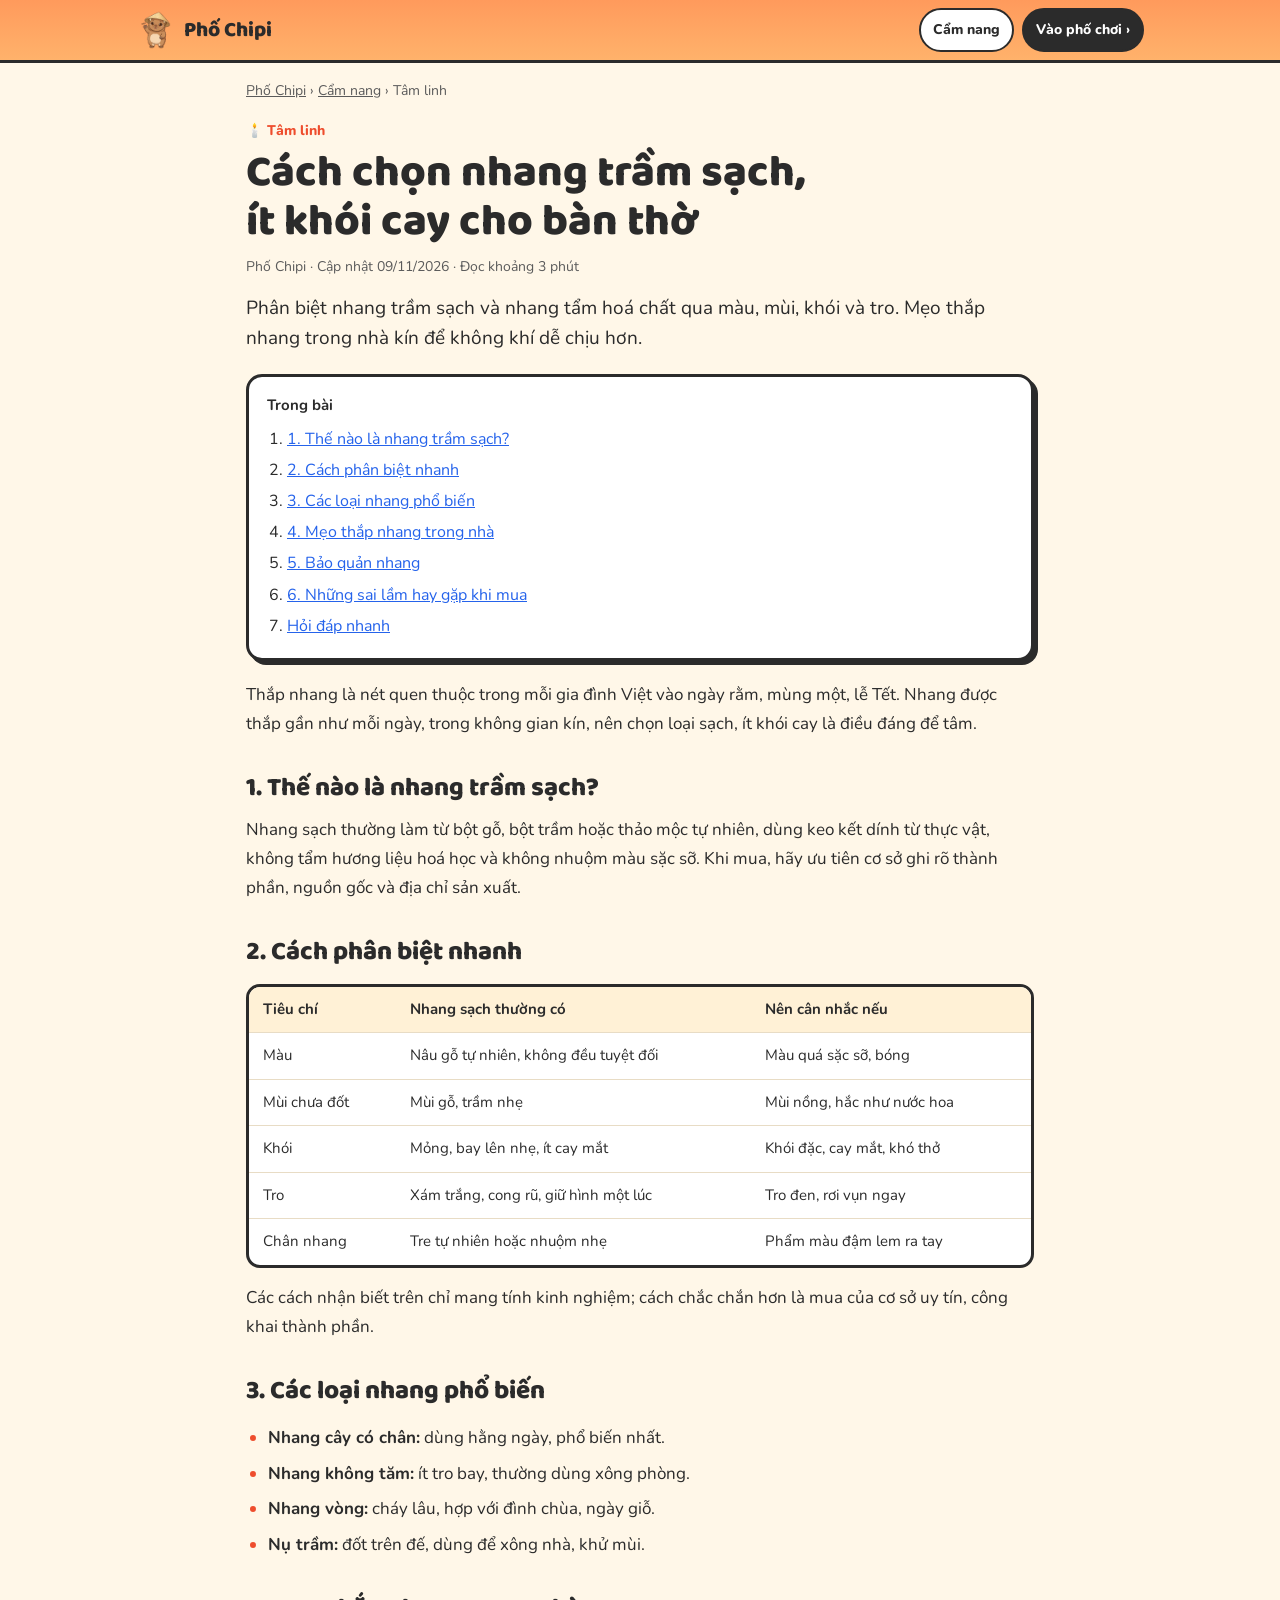
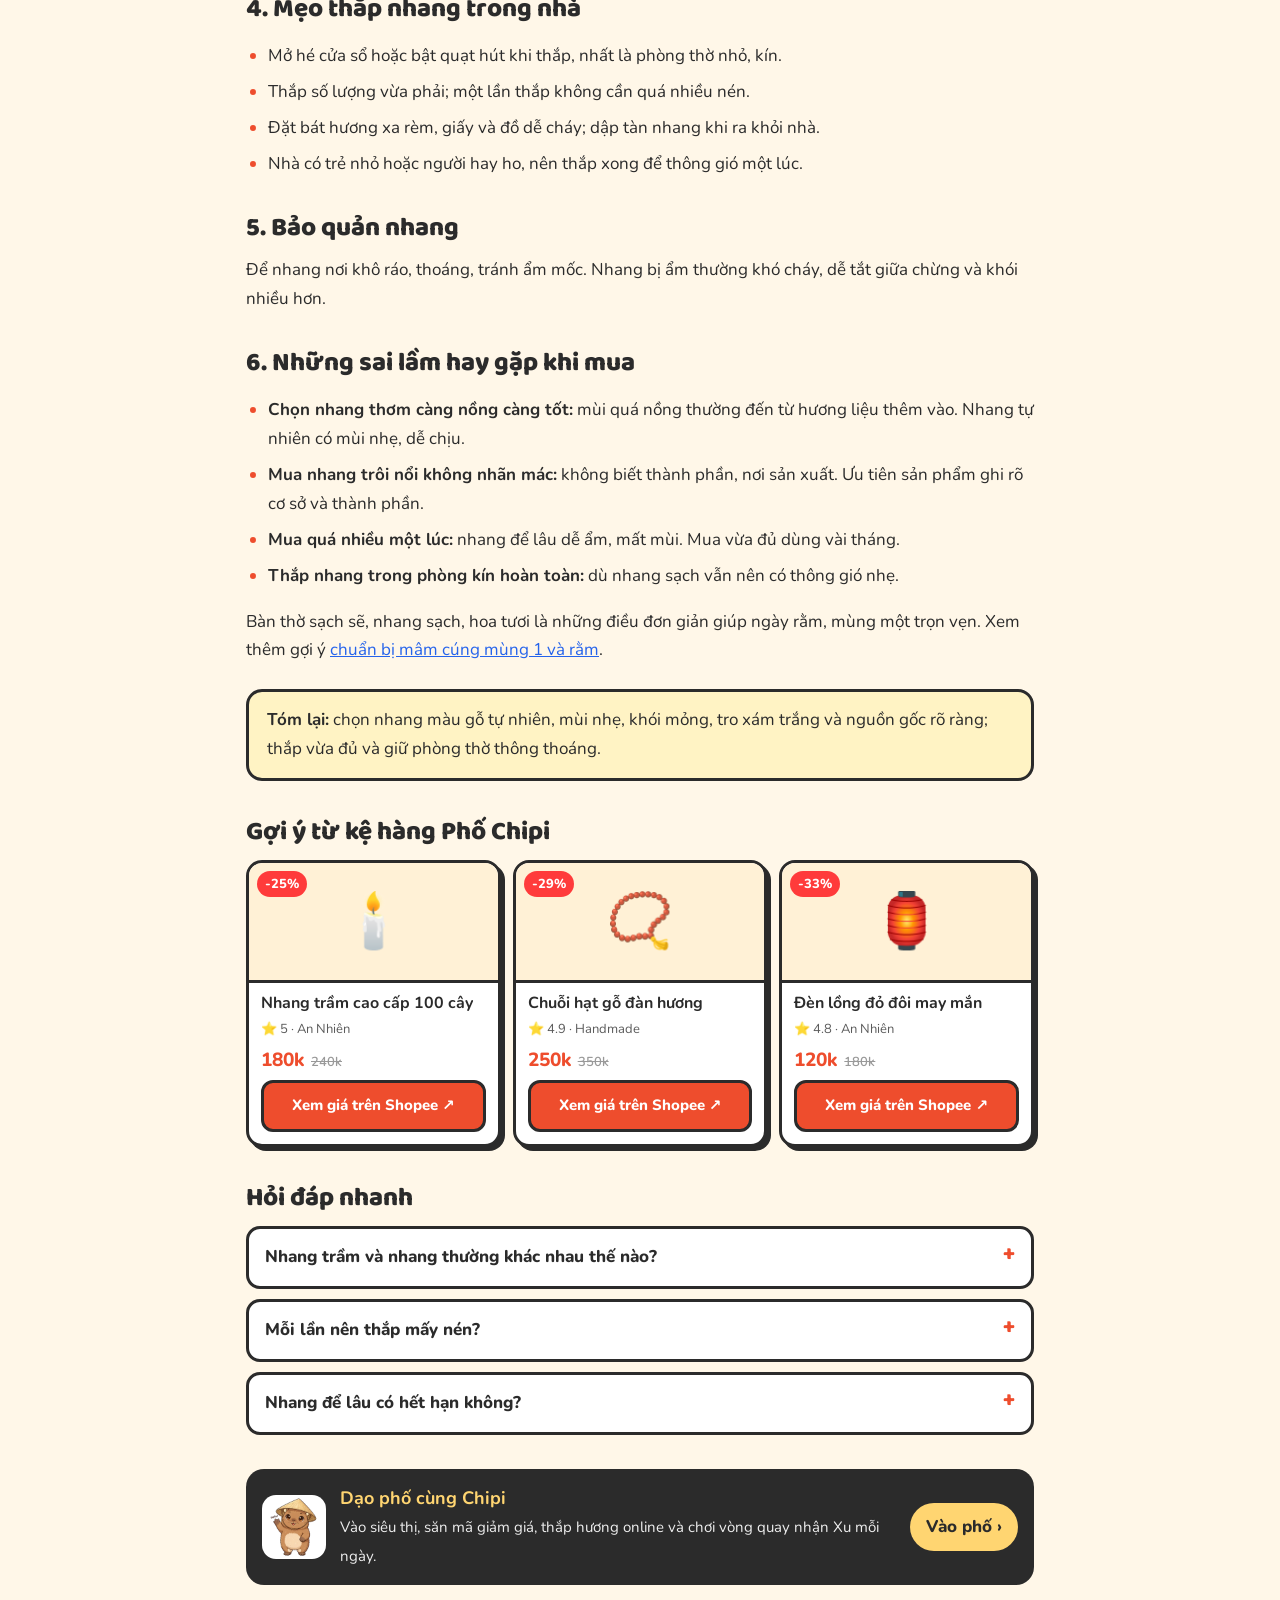
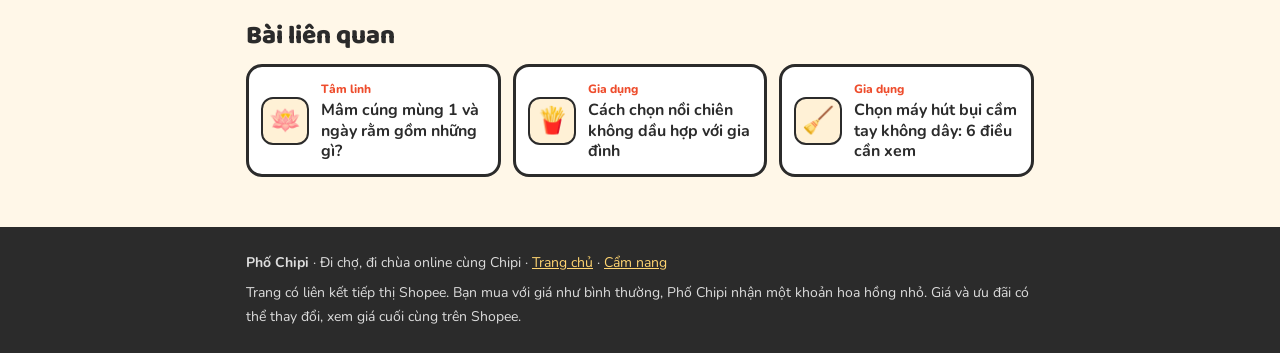
<file: chon-nhang-tram-sach.html>
<!doctype html>
<html lang="vi">
<head>
<meta charset="utf-8">
<meta name="viewport" content="width=device-width,initial-scale=1,viewport-fit=cover">
<title>Cách chọn nhang trầm sạch, ít khói cay cho bàn thờ | Phố Chipi</title>
<meta name="description" content="Phân biệt nhang trầm sạch và nhang tẩm hoá chất qua màu, mùi, khói và tro. Mẹo thắp nhang trong nhà kín để không khí dễ chịu hơn.">
<link rel="canonical" href="https://phochipi.net/chon-nhang-tram-sach">
<meta property="og:type" content="article">
<meta property="og:title" content="Cách chọn nhang trầm sạch, ít khói cay cho bàn thờ | Phố Chipi">
<meta property="og:description" content="Phân biệt nhang trầm sạch và nhang tẩm hoá chất qua màu, mùi, khói và tro. Mẹo thắp nhang trong nhà kín để không khí dễ chịu hơn.">
<meta property="og:url" content="https://phochipi.net/chon-nhang-tram-sach">
<meta property="og:site_name" content="Phố Chipi">
<meta property="og:locale" content="vi_VN">
<meta property="og:image" content="https://phochipi.net/chipi-share.png">
<meta name="theme-color" content="#FF9A5C">
<link rel="icon" href="chipi-icon.png">
<link rel="preconnect" href="https://fonts.googleapis.com"><link rel="preconnect" href="https://fonts.gstatic.com" crossorigin>
<link rel="stylesheet" href="https://fonts.googleapis.com/css2?family=Baloo+2:wght@700;800&family=Nunito:wght@400;600;700;800&display=swap">
<link rel="stylesheet" href="cam-nang.css">
<script type="application/ld+json">{"@context": "https://schema.org", "@type": "Article", "headline": "Cách chọn nhang trầm sạch, ít khói cay cho bàn thờ", "description": "Phân biệt nhang trầm sạch và nhang tẩm hoá chất qua màu, mùi, khói và tro. Mẹo thắp nhang trong nhà kín để không khí dễ chịu hơn.", "inLanguage": "vi", "datePublished": "2026-11-09", "dateModified": "2026-11-09", "mainEntityOfPage": "https://phochipi.net/chon-nhang-tram-sach", "image": "https://phochipi.net/chipi-share.png", "author": {"@type": "Organization", "name": "Phố Chipi", "url": "https://phochipi.net/"}, "publisher": {"@type": "Organization", "name": "Phố Chipi", "logo": {"@type": "ImageObject", "url": "https://phochipi.net/chipi-icon.png"}}}</script>
<script type="application/ld+json">{"@context": "https://schema.org", "@type": "BreadcrumbList", "itemListElement": [{"@type": "ListItem", "position": 1, "name": "Phố Chipi", "item": "https://phochipi.net/"}, {"@type": "ListItem", "position": 2, "name": "Cẩm nang", "item": "https://phochipi.net/cam-nang"}, {"@type": "ListItem", "position": 3, "name": "Cách chọn nhang trầm sạch, ít khói cay cho bàn thờ", "item": "https://phochipi.net/chon-nhang-tram-sach"}]}</script>
<script type="application/ld+json">{"@context": "https://schema.org", "@type": "FAQPage", "mainEntity": [{"@type": "Question", "name": "Nhang trầm và nhang thường khác nhau thế nào?", "acceptedAnswer": {"@type": "Answer", "text": "Nhang trầm có thành phần bột trầm hương hoặc gỗ có mùi trầm, mùi dịu và giá cao hơn. Nhang thường làm từ bột gỗ, có thể pha thảo mộc hoặc hương liệu."}}, {"@type": "Question", "name": "Mỗi lần nên thắp mấy nén?", "acceptedAnswer": {"@type": "Answer", "text": "Tuỳ phong tục từng nhà và vùng miền; nhiều gia đình thắp 1, 3 hoặc 5 nén. Quan trọng là thành tâm và an toàn."}}, {"@type": "Question", "name": "Nhang để lâu có hết hạn không?", "acceptedAnswer": {"@type": "Answer", "text": "Nhang không hỏng nhanh nhưng để lâu nơi ẩm sẽ mất mùi, khó cháy. Nên mua lượng vừa dùng trong vài tháng."}}]}</script>
</head>
<body>
<header class="top"><div class="wrap">
  <a class="logo" href="./"><img src="chipi-icon.png" alt="" width="40" height="40"><span>Phố Chipi</span></a>
  <nav><a href="cam-nang.html">Cẩm nang</a><a class="play" href="./">Vào phố chơi ›</a></nav>
</div></header>

<main class="wrap art">
  <nav class="crumbs" aria-label="Đường dẫn"><a href="./">Phố Chipi</a> › <a href="cam-nang.html">Cẩm nang</a> › <span>Tâm linh</span></nav>
  <article>
    <p class="eyebrow">🕯️ Tâm linh</p>
    <h1>Cách chọn nhang trầm sạch, ít khói cay cho bàn thờ</h1>
    <p class="meta">Phố Chipi · Cập nhật 09/11/2026 · Đọc khoảng 3 phút</p>
    <p class="lead">Phân biệt nhang trầm sạch và nhang tẩm hoá chất qua màu, mùi, khói và tro. Mẹo thắp nhang trong nhà kín để không khí dễ chịu hơn.</p>
    <nav class="toc" aria-label="Mục lục"><b>Trong bài</b><ol><li><a href="#nhang-sach">1. Thế nào là nhang trầm sạch?</a></li><li><a href="#phan-biet">2. Cách phân biệt nhanh</a></li><li><a href="#loai-nhang">3. Các loại nhang phổ biến</a></li><li><a href="#meo-thap">4. Mẹo thắp nhang trong nhà</a></li><li><a href="#bao-quan">5. Bảo quản nhang</a></li><li><a href="#sai-lam">6. Những sai lầm hay gặp khi mua</a></li><li><a href="#hoi-dap">Hỏi đáp nhanh</a></li></ol></nav>
    <div class="prose">
<p>Thắp nhang là nét quen thuộc trong mỗi gia đình Việt vào ngày rằm, mùng một, lễ Tết. Nhang được thắp gần như mỗi ngày, trong không gian kín, nên chọn loại sạch, ít khói cay là điều đáng để tâm.</p>

<h2 id="nhang-sach">1. Thế nào là nhang trầm sạch?</h2>
<p>Nhang sạch thường làm từ bột gỗ, bột trầm hoặc thảo mộc tự nhiên, dùng keo kết dính từ thực vật, không tẩm hương liệu hoá học và không nhuộm màu sặc sỡ. Khi mua, hãy ưu tiên cơ sở ghi rõ thành phần, nguồn gốc và địa chỉ sản xuất.</p>

<h2 id="phan-biet">2. Cách phân biệt nhanh</h2>
<div class="tbl"><table>
<thead><tr><th>Tiêu chí</th><th>Nhang sạch thường có</th><th>Nên cân nhắc nếu</th></tr></thead>
<tbody>
<tr><td>Màu</td><td>Nâu gỗ tự nhiên, không đều tuyệt đối</td><td>Màu quá sặc sỡ, bóng</td></tr>
<tr><td>Mùi chưa đốt</td><td>Mùi gỗ, trầm nhẹ</td><td>Mùi nồng, hắc như nước hoa</td></tr>
<tr><td>Khói</td><td>Mỏng, bay lên nhẹ, ít cay mắt</td><td>Khói đặc, cay mắt, khó thở</td></tr>
<tr><td>Tro</td><td>Xám trắng, cong rũ, giữ hình một lúc</td><td>Tro đen, rơi vụn ngay</td></tr>
<tr><td>Chân nhang</td><td>Tre tự nhiên hoặc nhuộm nhẹ</td><td>Phẩm màu đậm lem ra tay</td></tr>
</tbody></table></div>
<p>Các cách nhận biết trên chỉ mang tính kinh nghiệm; cách chắc chắn hơn là mua của cơ sở uy tín, công khai thành phần.</p>

<h2 id="loai-nhang">3. Các loại nhang phổ biến</h2>
<ul>
<li><b>Nhang cây có chân:</b> dùng hằng ngày, phổ biến nhất.</li>
<li><b>Nhang không tăm:</b> ít tro bay, thường dùng xông phòng.</li>
<li><b>Nhang vòng:</b> cháy lâu, hợp với đình chùa, ngày giỗ.</li>
<li><b>Nụ trầm:</b> đốt trên đế, dùng để xông nhà, khử mùi.</li>
</ul>

<h2 id="meo-thap">4. Mẹo thắp nhang trong nhà</h2>
<ul>
<li>Mở hé cửa sổ hoặc bật quạt hút khi thắp, nhất là phòng thờ nhỏ, kín.</li>
<li>Thắp số lượng vừa phải; một lần thắp không cần quá nhiều nén.</li>
<li>Đặt bát hương xa rèm, giấy và đồ dễ cháy; dập tàn nhang khi ra khỏi nhà.</li>
<li>Nhà có trẻ nhỏ hoặc người hay ho, nên thắp xong để thông gió một lúc.</li>
</ul>

<h2 id="bao-quan">5. Bảo quản nhang</h2>
<p>Để nhang nơi khô ráo, thoáng, tránh ẩm mốc. Nhang bị ẩm thường khó cháy, dễ tắt giữa chừng và khói nhiều hơn.</p>


<h2 id="sai-lam">6. Những sai lầm hay gặp khi mua</h2>
<ul>
<li><b>Chọn nhang thơm càng nồng càng tốt:</b> mùi quá nồng thường đến từ hương liệu thêm vào. Nhang tự nhiên có mùi nhẹ, dễ chịu.</li>
<li><b>Mua nhang trôi nổi không nhãn mác:</b> không biết thành phần, nơi sản xuất. Ưu tiên sản phẩm ghi rõ cơ sở và thành phần.</li>
<li><b>Mua quá nhiều một lúc:</b> nhang để lâu dễ ẩm, mất mùi. Mua vừa đủ dùng vài tháng.</li>
<li><b>Thắp nhang trong phòng kín hoàn toàn:</b> dù nhang sạch vẫn nên có thông gió nhẹ.</li>
</ul>
<p>Bàn thờ sạch sẽ, nhang sạch, hoa tươi là những điều đơn giản giúp ngày rằm, mùng một trọn vẹn. Xem thêm gợi ý <a href="mam-cung-mung-1-ram.html">chuẩn bị mâm cúng mùng 1 và rằm</a>.</p>

<div class="callout"><b>Tóm lại:</b> chọn nhang màu gỗ tự nhiên, mùi nhẹ, khói mỏng, tro xám trắng và nguồn gốc rõ ràng; thắp vừa đủ và giữ phòng thờ thông thoáng.</div>
</div>
    <section class="picks" aria-labelledby="picks-h"><h2 id="picks-h">Gợi ý từ kệ hàng Phố Chipi</h2><div class="pbox" data-ids="p5,p6,p7"><p class="muted">Đang tải sản phẩm…</p></div></section>
    <section class="faq" id="hoi-dap" aria-labelledby="faq-h"><h2 id="faq-h">Hỏi đáp nhanh</h2><details><summary>Nhang trầm và nhang thường khác nhau thế nào?</summary><p>Nhang trầm có thành phần bột trầm hương hoặc gỗ có mùi trầm, mùi dịu và giá cao hơn. Nhang thường làm từ bột gỗ, có thể pha thảo mộc hoặc hương liệu.</p></details><details><summary>Mỗi lần nên thắp mấy nén?</summary><p>Tuỳ phong tục từng nhà và vùng miền; nhiều gia đình thắp 1, 3 hoặc 5 nén. Quan trọng là thành tâm và an toàn.</p></details><details><summary>Nhang để lâu có hết hạn không?</summary><p>Nhang không hỏng nhanh nhưng để lâu nơi ẩm sẽ mất mùi, khó cháy. Nên mua lượng vừa dùng trong vài tháng.</p></details></section>
    <aside class="cta"><img src="chipi-icon.png" alt="" width="64" height="64"><div><b>Dạo phố cùng Chipi</b><span>Vào siêu thị, săn mã giảm giá, thắp hương online và chơi vòng quay nhận Xu mỗi ngày.</span></div><a href="./">Vào phố ›</a></aside>
  </article>
  <section class="related" aria-labelledby="rel-h"><h2 id="rel-h">Bài liên quan</h2><div class="cards"><a class="card" href="mam-cung-mung-1-ram.html"><span class="ic">🪷</span><span><small>Tâm linh</small><b>Mâm cúng mùng 1 và ngày rằm gồm những gì?</b></span></a><a class="card" href="chon-noi-chien-khong-dau.html"><span class="ic">🍟</span><span><small>Gia dụng</small><b>Cách chọn nồi chiên không dầu hợp với gia đình</b></span></a><a class="card" href="chon-may-hut-bui-cam-tay.html"><span class="ic">🧹</span><span><small>Gia dụng</small><b>Chọn máy hút bụi cầm tay không dây: 6 điều cần xem</b></span></a></div></section>
</main>

<footer class="foot"><div class="wrap">
  <p><b>Phố Chipi</b> · Đi chợ, đi chùa online cùng Chipi · <a href="./">Trang chủ</a> · <a href="cam-nang.html">Cẩm nang</a></p>
  <p>Trang có liên kết tiếp thị Shopee. Bạn mua với giá như bình thường, Phố Chipi nhận một khoản hoa hồng nhỏ. Giá và ưu đãi có thể thay đổi, xem giá cuối cùng trên Shopee.</p>
</div></footer>
<script src="config.js"></script>
<script src="data.js"></script>
<script src="cam-nang.js"></script>
</body>
</html>
</file>
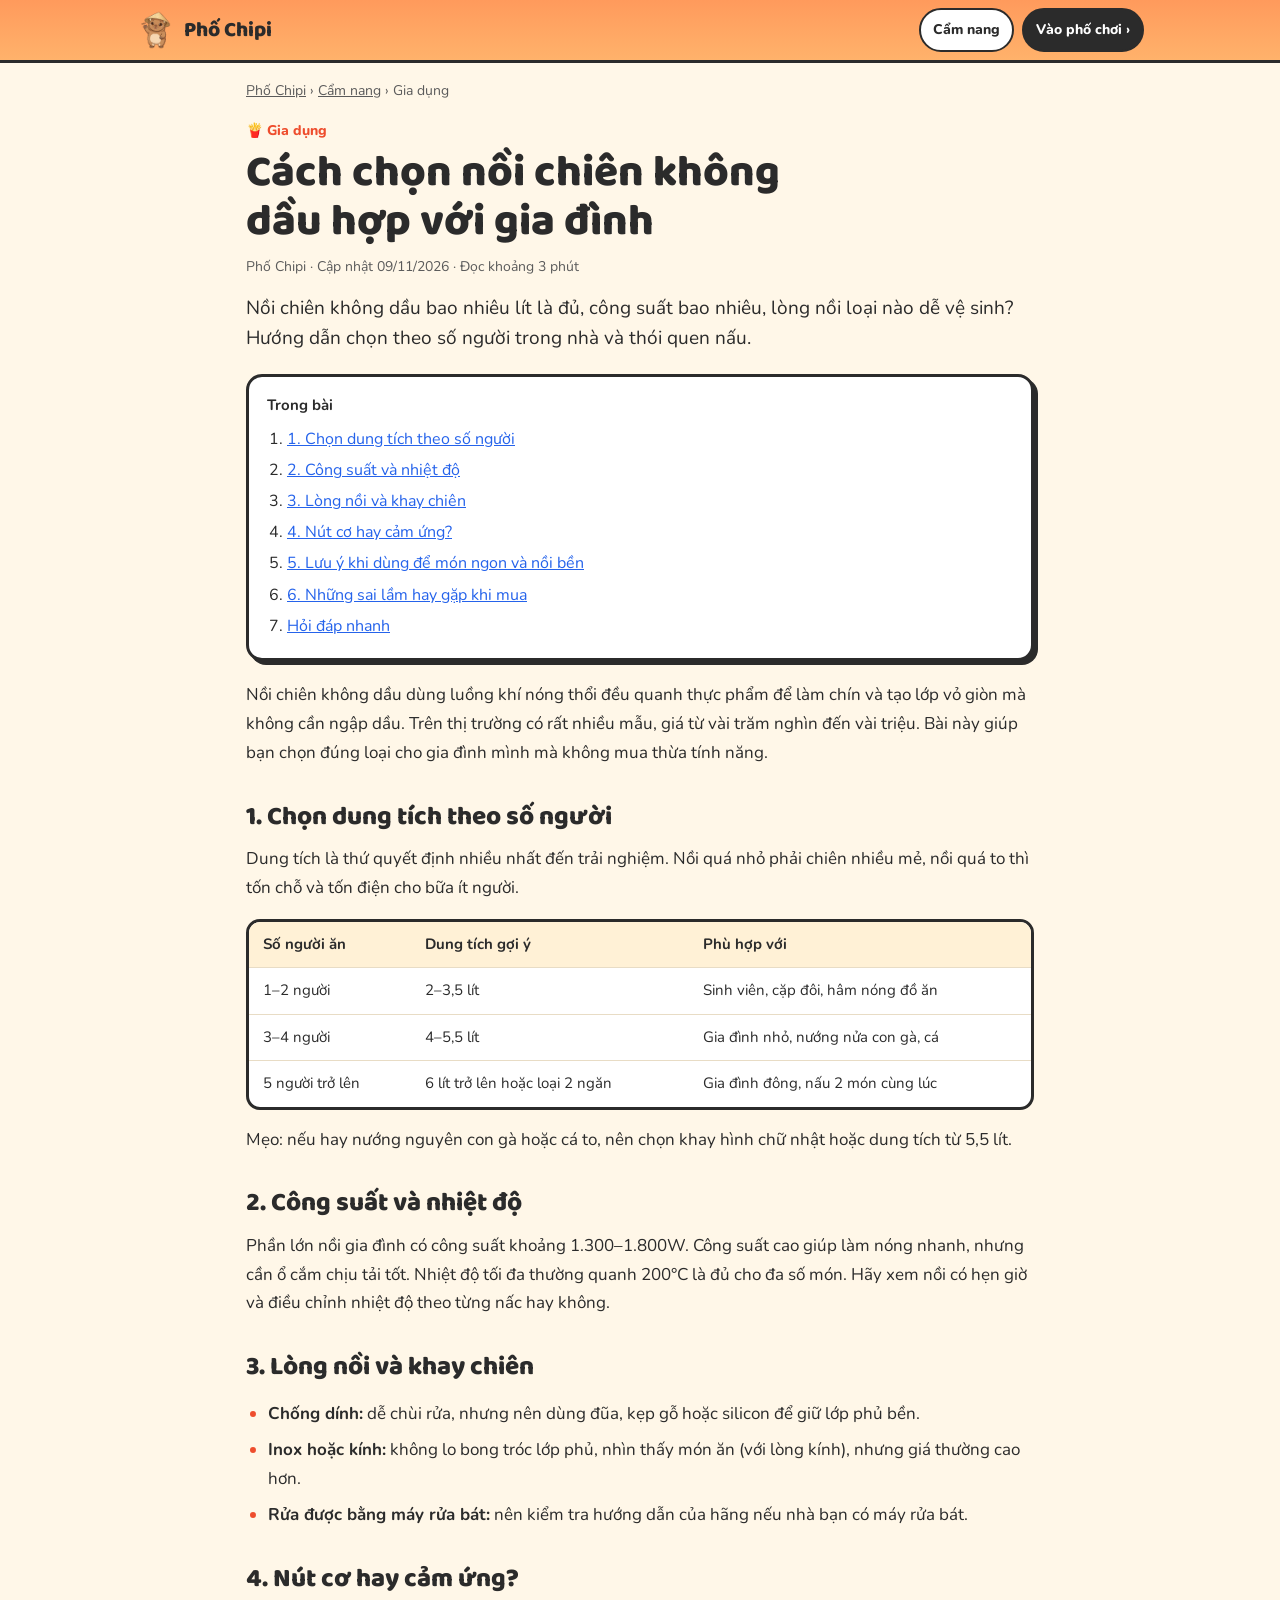
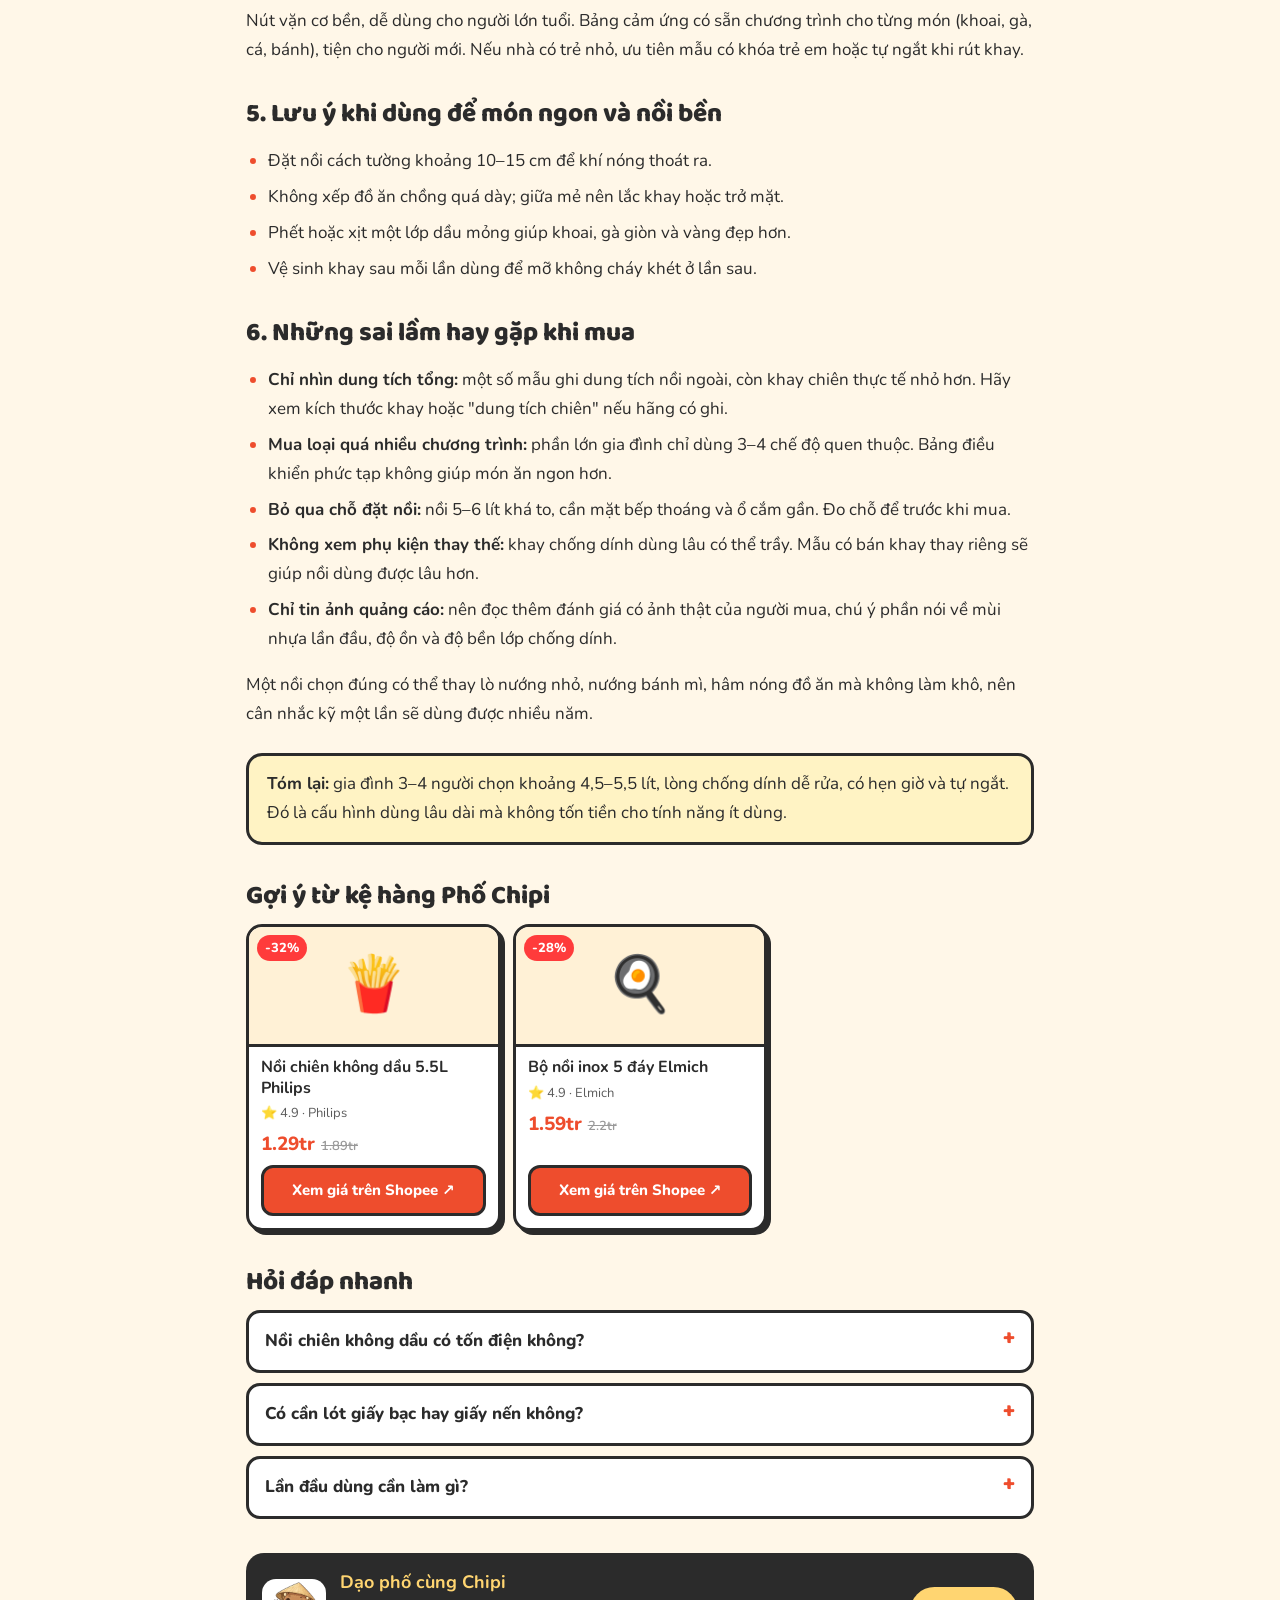
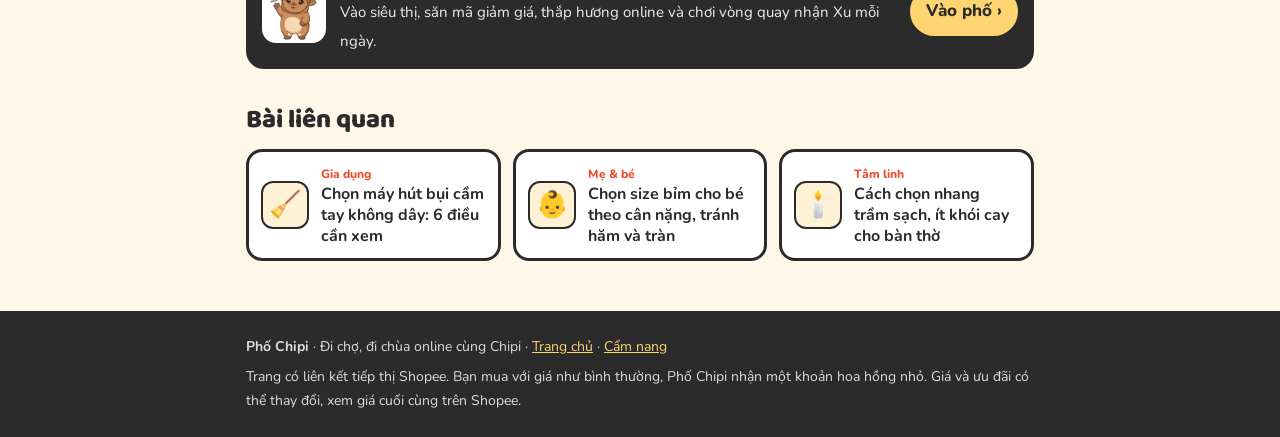
<file: chon-noi-chien-khong-dau.html>
<!doctype html>
<html lang="vi">
<head>
<meta charset="utf-8">
<meta name="viewport" content="width=device-width,initial-scale=1,viewport-fit=cover">
<title>Cách chọn nồi chiên không dầu hợp với gia đình | Phố Chipi</title>
<meta name="description" content="Nồi chiên không dầu bao nhiêu lít là đủ, công suất bao nhiêu, lòng nồi loại nào dễ vệ sinh? Hướng dẫn chọn theo số người trong nhà và thói quen nấu.">
<link rel="canonical" href="https://phochipi.net/chon-noi-chien-khong-dau">
<meta property="og:type" content="article">
<meta property="og:title" content="Cách chọn nồi chiên không dầu hợp với gia đình | Phố Chipi">
<meta property="og:description" content="Nồi chiên không dầu bao nhiêu lít là đủ, công suất bao nhiêu, lòng nồi loại nào dễ vệ sinh? Hướng dẫn chọn theo số người trong nhà và thói quen nấu.">
<meta property="og:url" content="https://phochipi.net/chon-noi-chien-khong-dau">
<meta property="og:site_name" content="Phố Chipi">
<meta property="og:locale" content="vi_VN">
<meta property="og:image" content="https://phochipi.net/chipi-share.png">
<meta name="theme-color" content="#FF9A5C">
<link rel="icon" href="chipi-icon.png">
<link rel="preconnect" href="https://fonts.googleapis.com"><link rel="preconnect" href="https://fonts.gstatic.com" crossorigin>
<link rel="stylesheet" href="https://fonts.googleapis.com/css2?family=Baloo+2:wght@700;800&family=Nunito:wght@400;600;700;800&display=swap">
<link rel="stylesheet" href="cam-nang.css">
<script type="application/ld+json">{"@context": "https://schema.org", "@type": "Article", "headline": "Cách chọn nồi chiên không dầu hợp với gia đình", "description": "Nồi chiên không dầu bao nhiêu lít là đủ, công suất bao nhiêu, lòng nồi loại nào dễ vệ sinh? Hướng dẫn chọn theo số người trong nhà và thói quen nấu.", "inLanguage": "vi", "datePublished": "2026-11-09", "dateModified": "2026-11-09", "mainEntityOfPage": "https://phochipi.net/chon-noi-chien-khong-dau", "image": "https://phochipi.net/chipi-share.png", "author": {"@type": "Organization", "name": "Phố Chipi", "url": "https://phochipi.net/"}, "publisher": {"@type": "Organization", "name": "Phố Chipi", "logo": {"@type": "ImageObject", "url": "https://phochipi.net/chipi-icon.png"}}}</script>
<script type="application/ld+json">{"@context": "https://schema.org", "@type": "BreadcrumbList", "itemListElement": [{"@type": "ListItem", "position": 1, "name": "Phố Chipi", "item": "https://phochipi.net/"}, {"@type": "ListItem", "position": 2, "name": "Cẩm nang", "item": "https://phochipi.net/cam-nang"}, {"@type": "ListItem", "position": 3, "name": "Cách chọn nồi chiên không dầu hợp với gia đình", "item": "https://phochipi.net/chon-noi-chien-khong-dau"}]}</script>
<script type="application/ld+json">{"@context": "https://schema.org", "@type": "FAQPage", "mainEntity": [{"@type": "Question", "name": "Nồi chiên không dầu có tốn điện không?", "acceptedAnswer": {"@type": "Answer", "text": "Tiền điện phụ thuộc công suất và thời gian dùng. Một mẻ khoai khoảng 15 phút với nồi 1.500W tiêu thụ khoảng 0,4 số điện. Nồi làm nóng nhanh nên thường tiết kiệm hơn lò nướng cỡ lớn cho các mẻ nhỏ."}}, {"@type": "Question", "name": "Có cần lót giấy bạc hay giấy nến không?", "acceptedAnswer": {"@type": "Answer", "text": "Không bắt buộc. Nếu lót, hãy dùng loại giấy nến có lỗ và luôn đặt đồ ăn đè lên giấy, tránh giấy bay lên chạm vào bộ phận nhiệt."}}, {"@type": "Question", "name": "Lần đầu dùng cần làm gì?", "acceptedAnswer": {"@type": "Answer", "text": "Rửa khay, lau khô, rồi chạy nồi không khoảng 10 phút ở 200°C để bay mùi nhựa mới trước khi nấu."}}]}</script>
</head>
<body>
<header class="top"><div class="wrap">
  <a class="logo" href="./"><img src="chipi-icon.png" alt="" width="40" height="40"><span>Phố Chipi</span></a>
  <nav><a href="cam-nang.html">Cẩm nang</a><a class="play" href="./">Vào phố chơi ›</a></nav>
</div></header>

<main class="wrap art">
  <nav class="crumbs" aria-label="Đường dẫn"><a href="./">Phố Chipi</a> › <a href="cam-nang.html">Cẩm nang</a> › <span>Gia dụng</span></nav>
  <article>
    <p class="eyebrow">🍟 Gia dụng</p>
    <h1>Cách chọn nồi chiên không dầu hợp với gia đình</h1>
    <p class="meta">Phố Chipi · Cập nhật 09/11/2026 · Đọc khoảng 3 phút</p>
    <p class="lead">Nồi chiên không dầu bao nhiêu lít là đủ, công suất bao nhiêu, lòng nồi loại nào dễ vệ sinh? Hướng dẫn chọn theo số người trong nhà và thói quen nấu.</p>
    <nav class="toc" aria-label="Mục lục"><b>Trong bài</b><ol><li><a href="#dung-tich">1. Chọn dung tích theo số người</a></li><li><a href="#cong-suat">2. Công suất và nhiệt độ</a></li><li><a href="#long-noi">3. Lòng nồi và khay chiên</a></li><li><a href="#dieu-khien">4. Nút cơ hay cảm ứng?</a></li><li><a href="#luu-y">5. Lưu ý khi dùng để món ngon và nồi bền</a></li><li><a href="#sai-lam">6. Những sai lầm hay gặp khi mua</a></li><li><a href="#hoi-dap">Hỏi đáp nhanh</a></li></ol></nav>
    <div class="prose">
<p>Nồi chiên không dầu dùng luồng khí nóng thổi đều quanh thực phẩm để làm chín và tạo lớp vỏ giòn mà không cần ngập dầu. Trên thị trường có rất nhiều mẫu, giá từ vài trăm nghìn đến vài triệu. Bài này giúp bạn chọn đúng loại cho gia đình mình mà không mua thừa tính năng.</p>

<h2 id="dung-tich">1. Chọn dung tích theo số người</h2>
<p>Dung tích là thứ quyết định nhiều nhất đến trải nghiệm. Nồi quá nhỏ phải chiên nhiều mẻ, nồi quá to thì tốn chỗ và tốn điện cho bữa ít người.</p>
<div class="tbl"><table>
<thead><tr><th>Số người ăn</th><th>Dung tích gợi ý</th><th>Phù hợp với</th></tr></thead>
<tbody>
<tr><td>1–2 người</td><td>2–3,5 lít</td><td>Sinh viên, cặp đôi, hâm nóng đồ ăn</td></tr>
<tr><td>3–4 người</td><td>4–5,5 lít</td><td>Gia đình nhỏ, nướng nửa con gà, cá</td></tr>
<tr><td>5 người trở lên</td><td>6 lít trở lên hoặc loại 2 ngăn</td><td>Gia đình đông, nấu 2 món cùng lúc</td></tr>
</tbody></table></div>
<p>Mẹo: nếu hay nướng nguyên con gà hoặc cá to, nên chọn khay hình chữ nhật hoặc dung tích từ 5,5 lít.</p>

<h2 id="cong-suat">2. Công suất và nhiệt độ</h2>
<p>Phần lớn nồi gia đình có công suất khoảng 1.300–1.800W. Công suất cao giúp làm nóng nhanh, nhưng cần ổ cắm chịu tải tốt. Nhiệt độ tối đa thường quanh 200°C là đủ cho đa số món. Hãy xem nồi có hẹn giờ và điều chỉnh nhiệt độ theo từng nấc hay không.</p>

<h2 id="long-noi">3. Lòng nồi và khay chiên</h2>
<ul>
<li><b>Chống dính:</b> dễ chùi rửa, nhưng nên dùng đũa, kẹp gỗ hoặc silicon để giữ lớp phủ bền.</li>
<li><b>Inox hoặc kính:</b> không lo bong tróc lớp phủ, nhìn thấy món ăn (với lòng kính), nhưng giá thường cao hơn.</li>
<li><b>Rửa được bằng máy rửa bát:</b> nên kiểm tra hướng dẫn của hãng nếu nhà bạn có máy rửa bát.</li>
</ul>

<h2 id="dieu-khien">4. Nút cơ hay cảm ứng?</h2>
<p>Nút vặn cơ bền, dễ dùng cho người lớn tuổi. Bảng cảm ứng có sẵn chương trình cho từng món (khoai, gà, cá, bánh), tiện cho người mới. Nếu nhà có trẻ nhỏ, ưu tiên mẫu có khóa trẻ em hoặc tự ngắt khi rút khay.</p>

<h2 id="luu-y">5. Lưu ý khi dùng để món ngon và nồi bền</h2>
<ul>
<li>Đặt nồi cách tường khoảng 10–15 cm để khí nóng thoát ra.</li>
<li>Không xếp đồ ăn chồng quá dày; giữa mẻ nên lắc khay hoặc trở mặt.</li>
<li>Phết hoặc xịt một lớp dầu mỏng giúp khoai, gà giòn và vàng đẹp hơn.</li>
<li>Vệ sinh khay sau mỗi lần dùng để mỡ không cháy khét ở lần sau.</li>
</ul>


<h2 id="sai-lam">6. Những sai lầm hay gặp khi mua</h2>
<ul>
<li><b>Chỉ nhìn dung tích tổng:</b> một số mẫu ghi dung tích nồi ngoài, còn khay chiên thực tế nhỏ hơn. Hãy xem kích thước khay hoặc "dung tích chiên" nếu hãng có ghi.</li>
<li><b>Mua loại quá nhiều chương trình:</b> phần lớn gia đình chỉ dùng 3–4 chế độ quen thuộc. Bảng điều khiển phức tạp không giúp món ăn ngon hơn.</li>
<li><b>Bỏ qua chỗ đặt nồi:</b> nồi 5–6 lít khá to, cần mặt bếp thoáng và ổ cắm gần. Đo chỗ để trước khi mua.</li>
<li><b>Không xem phụ kiện thay thế:</b> khay chống dính dùng lâu có thể trầy. Mẫu có bán khay thay riêng sẽ giúp nồi dùng được lâu hơn.</li>
<li><b>Chỉ tin ảnh quảng cáo:</b> nên đọc thêm đánh giá có ảnh thật của người mua, chú ý phần nói về mùi nhựa lần đầu, độ ồn và độ bền lớp chống dính.</li>
</ul>
<p>Một nồi chọn đúng có thể thay lò nướng nhỏ, nướng bánh mì, hâm nóng đồ ăn mà không làm khô, nên cân nhắc kỹ một lần sẽ dùng được nhiều năm.</p>

<div class="callout"><b>Tóm lại:</b> gia đình 3–4 người chọn khoảng 4,5–5,5 lít, lòng chống dính dễ rửa, có hẹn giờ và tự ngắt. Đó là cấu hình dùng lâu dài mà không tốn tiền cho tính năng ít dùng.</div>
</div>
    <section class="picks" aria-labelledby="picks-h"><h2 id="picks-h">Gợi ý từ kệ hàng Phố Chipi</h2><div class="pbox" data-ids="p1,p3"><p class="muted">Đang tải sản phẩm…</p></div></section>
    <section class="faq" id="hoi-dap" aria-labelledby="faq-h"><h2 id="faq-h">Hỏi đáp nhanh</h2><details><summary>Nồi chiên không dầu có tốn điện không?</summary><p>Tiền điện phụ thuộc công suất và thời gian dùng. Một mẻ khoai khoảng 15 phút với nồi 1.500W tiêu thụ khoảng 0,4 số điện. Nồi làm nóng nhanh nên thường tiết kiệm hơn lò nướng cỡ lớn cho các mẻ nhỏ.</p></details><details><summary>Có cần lót giấy bạc hay giấy nến không?</summary><p>Không bắt buộc. Nếu lót, hãy dùng loại giấy nến có lỗ và luôn đặt đồ ăn đè lên giấy, tránh giấy bay lên chạm vào bộ phận nhiệt.</p></details><details><summary>Lần đầu dùng cần làm gì?</summary><p>Rửa khay, lau khô, rồi chạy nồi không khoảng 10 phút ở 200°C để bay mùi nhựa mới trước khi nấu.</p></details></section>
    <aside class="cta"><img src="chipi-icon.png" alt="" width="64" height="64"><div><b>Dạo phố cùng Chipi</b><span>Vào siêu thị, săn mã giảm giá, thắp hương online và chơi vòng quay nhận Xu mỗi ngày.</span></div><a href="./">Vào phố ›</a></aside>
  </article>
  <section class="related" aria-labelledby="rel-h"><h2 id="rel-h">Bài liên quan</h2><div class="cards"><a class="card" href="chon-may-hut-bui-cam-tay.html"><span class="ic">🧹</span><span><small>Gia dụng</small><b>Chọn máy hút bụi cầm tay không dây: 6 điều cần xem</b></span></a><a class="card" href="chon-size-bim-cho-be.html"><span class="ic">👶</span><span><small>Mẹ &amp; bé</small><b>Chọn size bỉm cho bé theo cân nặng, tránh hăm và tràn</b></span></a><a class="card" href="chon-nhang-tram-sach.html"><span class="ic">🕯️</span><span><small>Tâm linh</small><b>Cách chọn nhang trầm sạch, ít khói cay cho bàn thờ</b></span></a></div></section>
</main>

<footer class="foot"><div class="wrap">
  <p><b>Phố Chipi</b> · Đi chợ, đi chùa online cùng Chipi · <a href="./">Trang chủ</a> · <a href="cam-nang.html">Cẩm nang</a></p>
  <p>Trang có liên kết tiếp thị Shopee. Bạn mua với giá như bình thường, Phố Chipi nhận một khoản hoa hồng nhỏ. Giá và ưu đãi có thể thay đổi, xem giá cuối cùng trên Shopee.</p>
</div></footer>
<script src="config.js"></script>
<script src="data.js"></script>
<script src="cam-nang.js"></script>
</body>
</html>
</file>
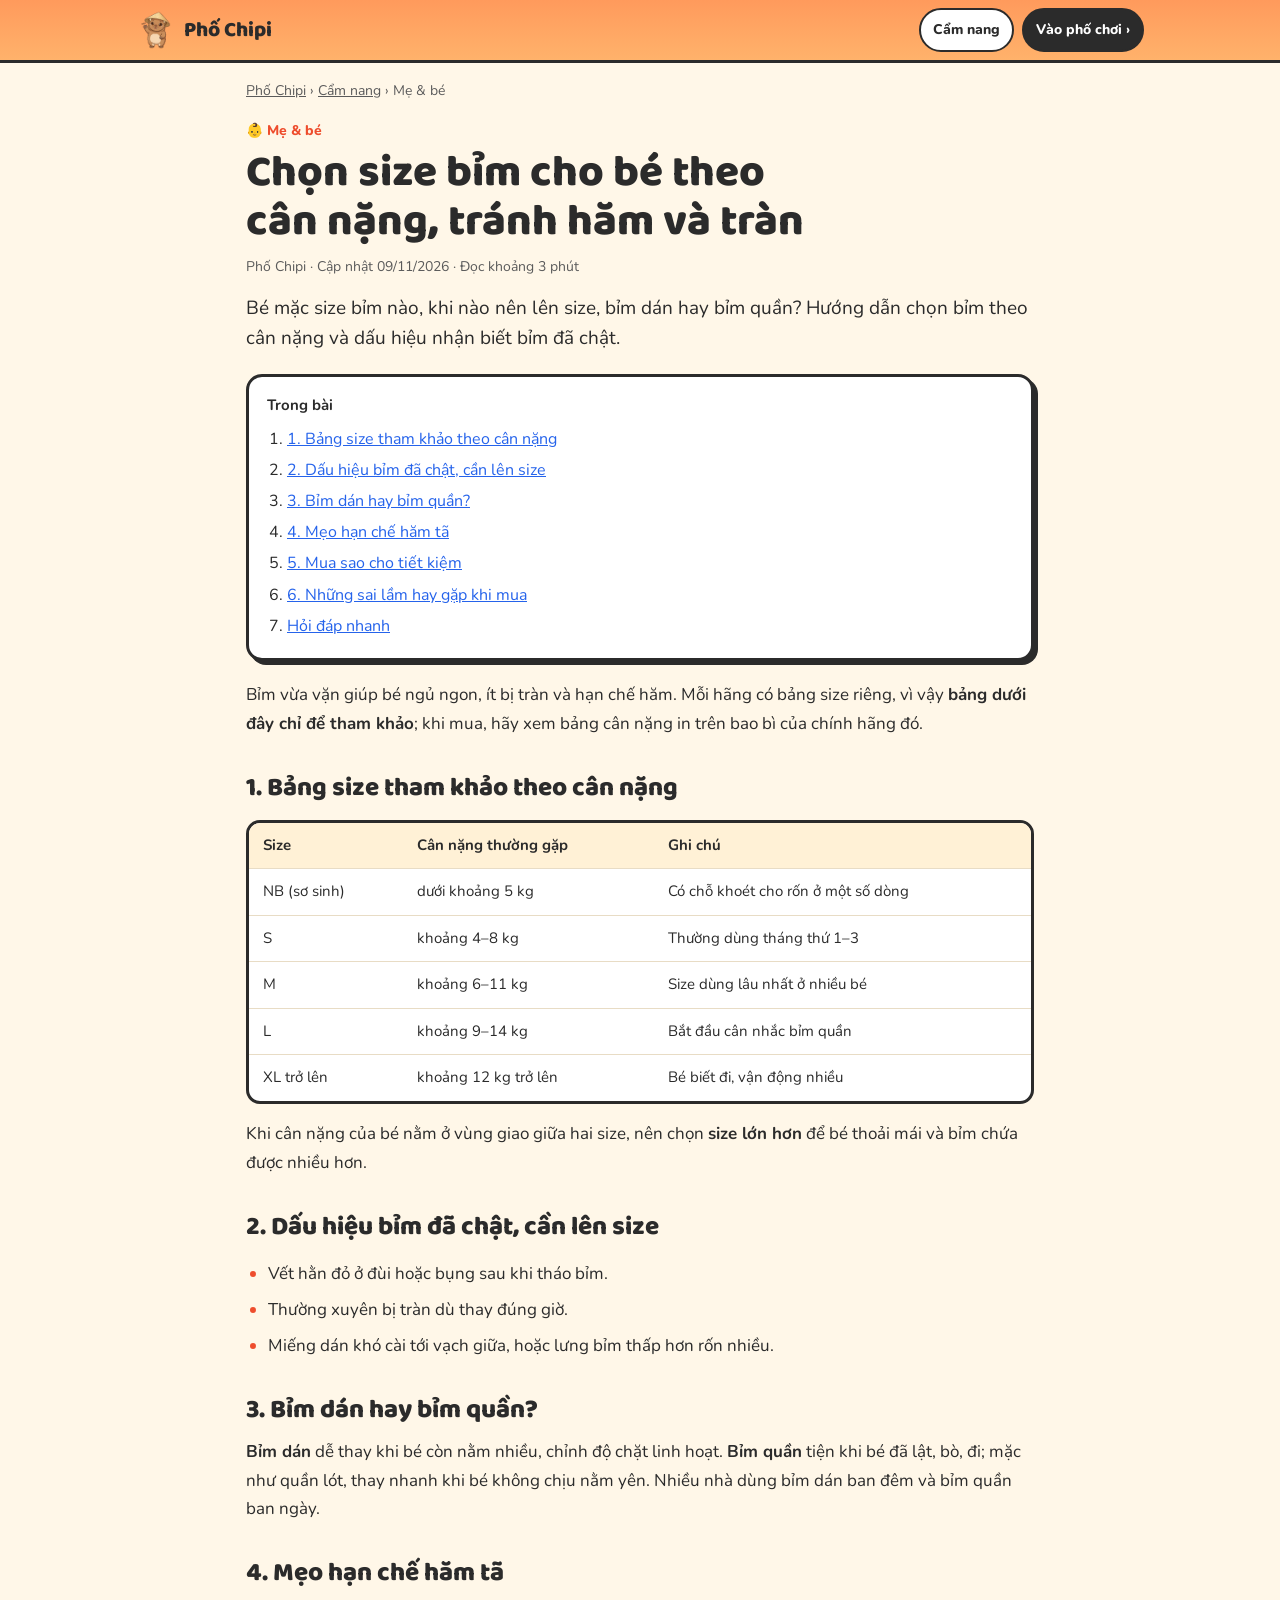
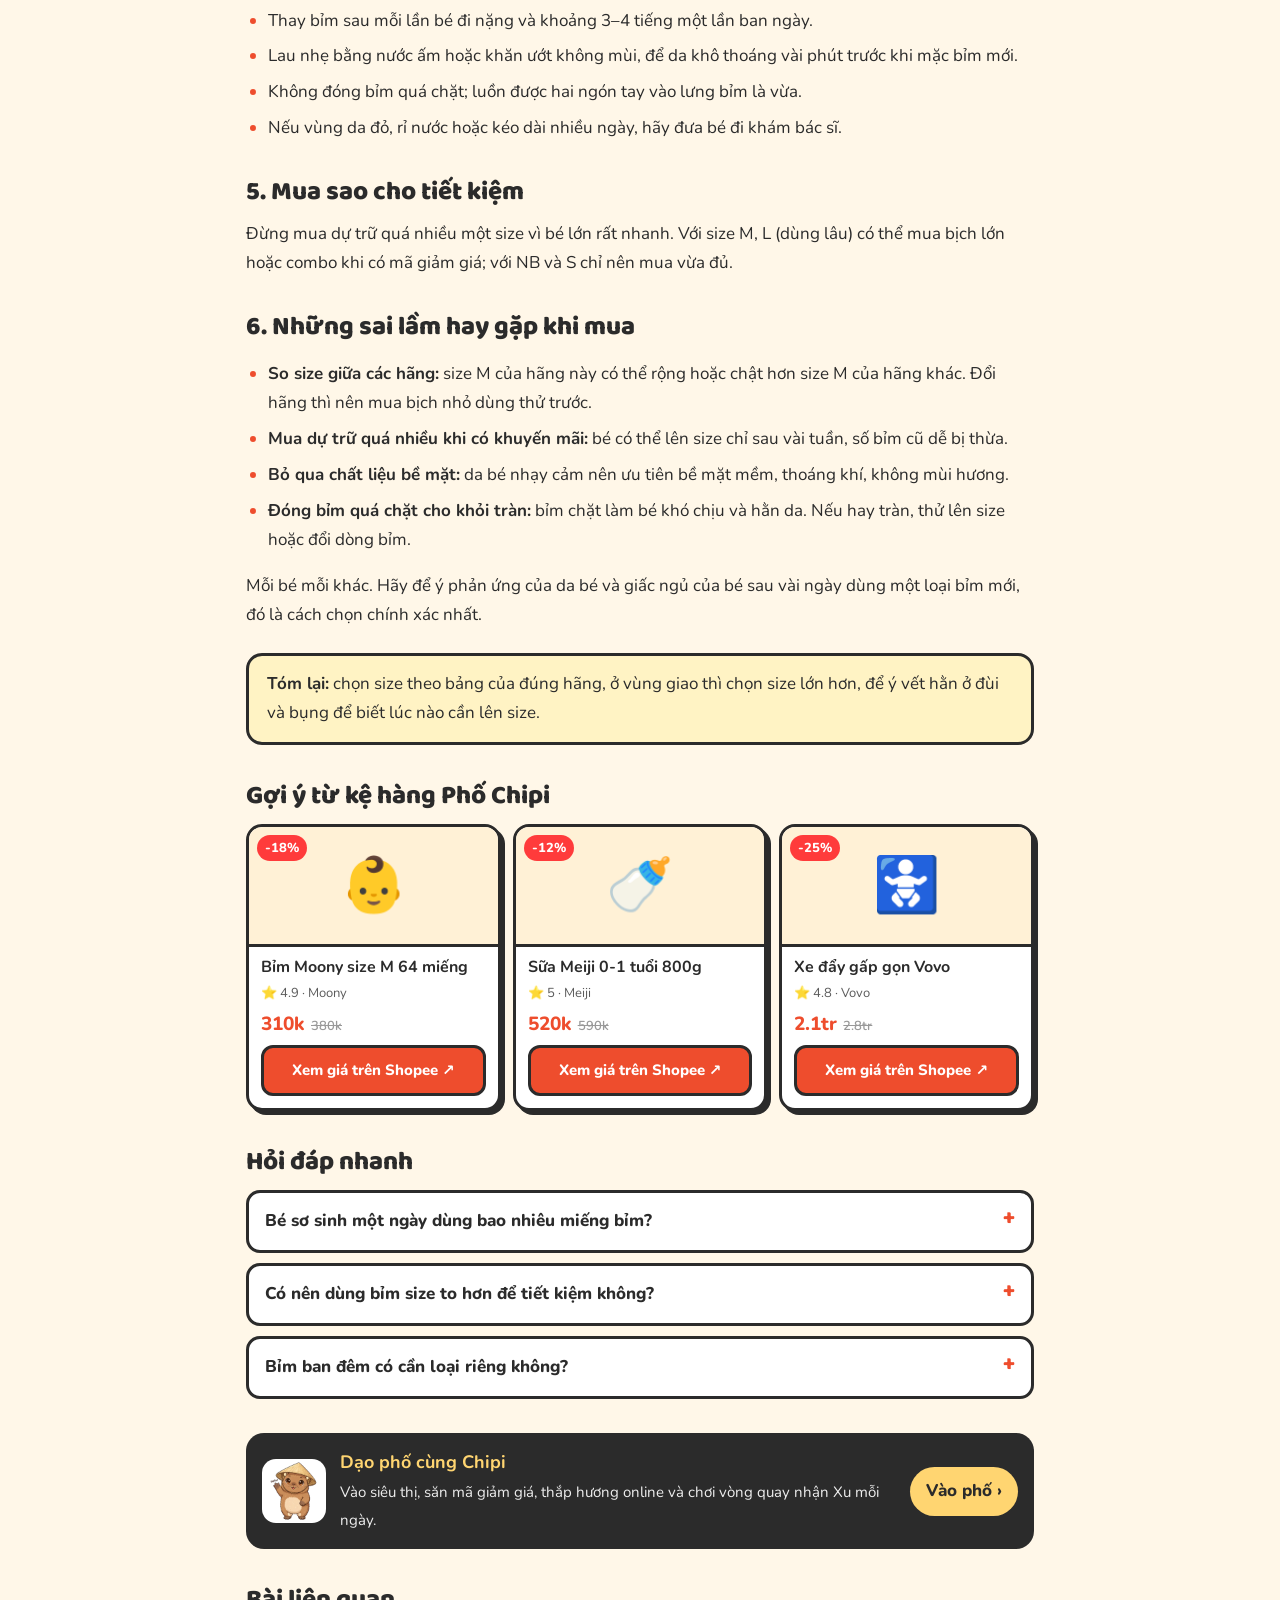
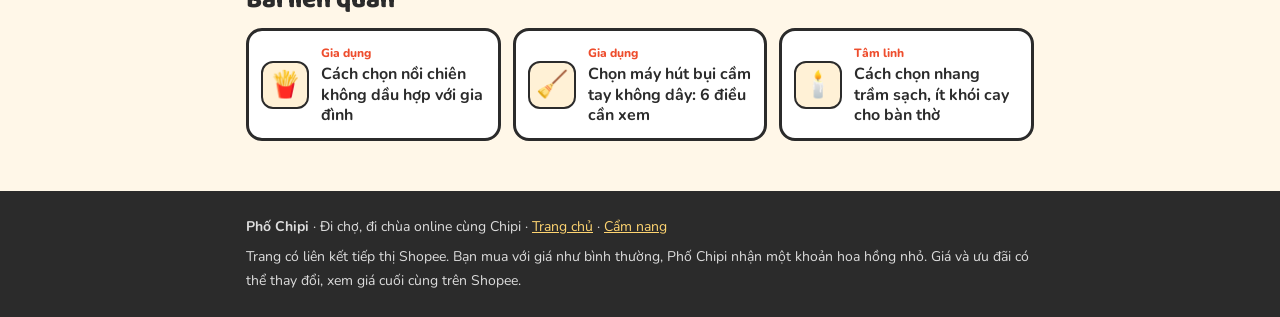
<file: chon-size-bim-cho-be.html>
<!doctype html>
<html lang="vi">
<head>
<meta charset="utf-8">
<meta name="viewport" content="width=device-width,initial-scale=1,viewport-fit=cover">
<title>Chọn size bỉm cho bé theo cân nặng, tránh hăm và tràn | Phố Chipi</title>
<meta name="description" content="Bé mặc size bỉm nào, khi nào nên lên size, bỉm dán hay bỉm quần? Hướng dẫn chọn bỉm theo cân nặng và dấu hiệu nhận biết bỉm đã chật.">
<link rel="canonical" href="https://phochipi.net/chon-size-bim-cho-be">
<meta property="og:type" content="article">
<meta property="og:title" content="Chọn size bỉm cho bé theo cân nặng, tránh hăm và tràn | Phố Chipi">
<meta property="og:description" content="Bé mặc size bỉm nào, khi nào nên lên size, bỉm dán hay bỉm quần? Hướng dẫn chọn bỉm theo cân nặng và dấu hiệu nhận biết bỉm đã chật.">
<meta property="og:url" content="https://phochipi.net/chon-size-bim-cho-be">
<meta property="og:site_name" content="Phố Chipi">
<meta property="og:locale" content="vi_VN">
<meta property="og:image" content="https://phochipi.net/chipi-share.png">
<meta name="theme-color" content="#FF9A5C">
<link rel="icon" href="chipi-icon.png">
<link rel="preconnect" href="https://fonts.googleapis.com"><link rel="preconnect" href="https://fonts.gstatic.com" crossorigin>
<link rel="stylesheet" href="https://fonts.googleapis.com/css2?family=Baloo+2:wght@700;800&family=Nunito:wght@400;600;700;800&display=swap">
<link rel="stylesheet" href="cam-nang.css">
<script type="application/ld+json">{"@context": "https://schema.org", "@type": "Article", "headline": "Chọn size bỉm cho bé theo cân nặng, tránh hăm và tràn", "description": "Bé mặc size bỉm nào, khi nào nên lên size, bỉm dán hay bỉm quần? Hướng dẫn chọn bỉm theo cân nặng và dấu hiệu nhận biết bỉm đã chật.", "inLanguage": "vi", "datePublished": "2026-11-09", "dateModified": "2026-11-09", "mainEntityOfPage": "https://phochipi.net/chon-size-bim-cho-be", "image": "https://phochipi.net/chipi-share.png", "author": {"@type": "Organization", "name": "Phố Chipi", "url": "https://phochipi.net/"}, "publisher": {"@type": "Organization", "name": "Phố Chipi", "logo": {"@type": "ImageObject", "url": "https://phochipi.net/chipi-icon.png"}}}</script>
<script type="application/ld+json">{"@context": "https://schema.org", "@type": "BreadcrumbList", "itemListElement": [{"@type": "ListItem", "position": 1, "name": "Phố Chipi", "item": "https://phochipi.net/"}, {"@type": "ListItem", "position": 2, "name": "Cẩm nang", "item": "https://phochipi.net/cam-nang"}, {"@type": "ListItem", "position": 3, "name": "Chọn size bỉm cho bé theo cân nặng, tránh hăm và tràn", "item": "https://phochipi.net/chon-size-bim-cho-be"}]}</script>
<script type="application/ld+json">{"@context": "https://schema.org", "@type": "FAQPage", "mainEntity": [{"@type": "Question", "name": "Bé sơ sinh một ngày dùng bao nhiêu miếng bỉm?", "acceptedAnswer": {"@type": "Answer", "text": "Giai đoạn đầu bé thường dùng khoảng 8–12 miếng mỗi ngày, giảm dần khi lớn hơn. Số lượng thực tế tuỳ từng bé."}}, {"@type": "Question", "name": "Có nên dùng bỉm size to hơn để tiết kiệm không?", "acceptedAnswer": {"@type": "Answer", "text": "Không nên dùng size quá rộng so với cân nặng vì dễ hở ở đùi và lưng, gây tràn. Chỉ chọn lớn hơn khi bé ở vùng giao giữa hai size."}}, {"@type": "Question", "name": "Bỉm ban đêm có cần loại riêng không?", "acceptedAnswer": {"@type": "Answer", "text": "Một số hãng có dòng thấm hút lâu cho ban đêm. Nếu bé hay tràn khi ngủ, có thể thử dòng ban đêm hoặc lên một size."}}]}</script>
</head>
<body>
<header class="top"><div class="wrap">
  <a class="logo" href="./"><img src="chipi-icon.png" alt="" width="40" height="40"><span>Phố Chipi</span></a>
  <nav><a href="cam-nang.html">Cẩm nang</a><a class="play" href="./">Vào phố chơi ›</a></nav>
</div></header>

<main class="wrap art">
  <nav class="crumbs" aria-label="Đường dẫn"><a href="./">Phố Chipi</a> › <a href="cam-nang.html">Cẩm nang</a> › <span>Mẹ &amp; bé</span></nav>
  <article>
    <p class="eyebrow">👶 Mẹ &amp; bé</p>
    <h1>Chọn size bỉm cho bé theo cân nặng, tránh hăm và tràn</h1>
    <p class="meta">Phố Chipi · Cập nhật 09/11/2026 · Đọc khoảng 3 phút</p>
    <p class="lead">Bé mặc size bỉm nào, khi nào nên lên size, bỉm dán hay bỉm quần? Hướng dẫn chọn bỉm theo cân nặng và dấu hiệu nhận biết bỉm đã chật.</p>
    <nav class="toc" aria-label="Mục lục"><b>Trong bài</b><ol><li><a href="#bang-size">1. Bảng size tham khảo theo cân nặng</a></li><li><a href="#dau-hieu">2. Dấu hiệu bỉm đã chật, cần lên size</a></li><li><a href="#dan-hay-quan">3. Bỉm dán hay bỉm quần?</a></li><li><a href="#tranh-ham">4. Mẹo hạn chế hăm tã</a></li><li><a href="#mua-tiet-kiem">5. Mua sao cho tiết kiệm</a></li><li><a href="#sai-lam">6. Những sai lầm hay gặp khi mua</a></li><li><a href="#hoi-dap">Hỏi đáp nhanh</a></li></ol></nav>
    <div class="prose">
<p>Bỉm vừa vặn giúp bé ngủ ngon, ít bị tràn và hạn chế hăm. Mỗi hãng có bảng size riêng, vì vậy <b>bảng dưới đây chỉ để tham khảo</b>; khi mua, hãy xem bảng cân nặng in trên bao bì của chính hãng đó.</p>

<h2 id="bang-size">1. Bảng size tham khảo theo cân nặng</h2>
<div class="tbl"><table>
<thead><tr><th>Size</th><th>Cân nặng thường gặp</th><th>Ghi chú</th></tr></thead>
<tbody>
<tr><td>NB (sơ sinh)</td><td>dưới khoảng 5 kg</td><td>Có chỗ khoét cho rốn ở một số dòng</td></tr>
<tr><td>S</td><td>khoảng 4–8 kg</td><td>Thường dùng tháng thứ 1–3</td></tr>
<tr><td>M</td><td>khoảng 6–11 kg</td><td>Size dùng lâu nhất ở nhiều bé</td></tr>
<tr><td>L</td><td>khoảng 9–14 kg</td><td>Bắt đầu cân nhắc bỉm quần</td></tr>
<tr><td>XL trở lên</td><td>khoảng 12 kg trở lên</td><td>Bé biết đi, vận động nhiều</td></tr>
</tbody></table></div>
<p>Khi cân nặng của bé nằm ở vùng giao giữa hai size, nên chọn <b>size lớn hơn</b> để bé thoải mái và bỉm chứa được nhiều hơn.</p>

<h2 id="dau-hieu">2. Dấu hiệu bỉm đã chật, cần lên size</h2>
<ul>
<li>Vết hằn đỏ ở đùi hoặc bụng sau khi tháo bỉm.</li>
<li>Thường xuyên bị tràn dù thay đúng giờ.</li>
<li>Miếng dán khó cài tới vạch giữa, hoặc lưng bỉm thấp hơn rốn nhiều.</li>
</ul>

<h2 id="dan-hay-quan">3. Bỉm dán hay bỉm quần?</h2>
<p><b>Bỉm dán</b> dễ thay khi bé còn nằm nhiều, chỉnh độ chặt linh hoạt. <b>Bỉm quần</b> tiện khi bé đã lật, bò, đi; mặc như quần lót, thay nhanh khi bé không chịu nằm yên. Nhiều nhà dùng bỉm dán ban đêm và bỉm quần ban ngày.</p>

<h2 id="tranh-ham">4. Mẹo hạn chế hăm tã</h2>
<ul>
<li>Thay bỉm sau mỗi lần bé đi nặng và khoảng 3–4 tiếng một lần ban ngày.</li>
<li>Lau nhẹ bằng nước ấm hoặc khăn ướt không mùi, để da khô thoáng vài phút trước khi mặc bỉm mới.</li>
<li>Không đóng bỉm quá chặt; luồn được hai ngón tay vào lưng bỉm là vừa.</li>
<li>Nếu vùng da đỏ, rỉ nước hoặc kéo dài nhiều ngày, hãy đưa bé đi khám bác sĩ.</li>
</ul>

<h2 id="mua-tiet-kiem">5. Mua sao cho tiết kiệm</h2>
<p>Đừng mua dự trữ quá nhiều một size vì bé lớn rất nhanh. Với size M, L (dùng lâu) có thể mua bịch lớn hoặc combo khi có mã giảm giá; với NB và S chỉ nên mua vừa đủ.</p>


<h2 id="sai-lam">6. Những sai lầm hay gặp khi mua</h2>
<ul>
<li><b>So size giữa các hãng:</b> size M của hãng này có thể rộng hoặc chật hơn size M của hãng khác. Đổi hãng thì nên mua bịch nhỏ dùng thử trước.</li>
<li><b>Mua dự trữ quá nhiều khi có khuyến mãi:</b> bé có thể lên size chỉ sau vài tuần, số bỉm cũ dễ bị thừa.</li>
<li><b>Bỏ qua chất liệu bề mặt:</b> da bé nhạy cảm nên ưu tiên bề mặt mềm, thoáng khí, không mùi hương.</li>
<li><b>Đóng bỉm quá chặt cho khỏi tràn:</b> bỉm chặt làm bé khó chịu và hằn da. Nếu hay tràn, thử lên size hoặc đổi dòng bỉm.</li>
</ul>
<p>Mỗi bé mỗi khác. Hãy để ý phản ứng của da bé và giấc ngủ của bé sau vài ngày dùng một loại bỉm mới, đó là cách chọn chính xác nhất.</p>

<div class="callout"><b>Tóm lại:</b> chọn size theo bảng của đúng hãng, ở vùng giao thì chọn size lớn hơn, để ý vết hằn ở đùi và bụng để biết lúc nào cần lên size.</div>
</div>
    <section class="picks" aria-labelledby="picks-h"><h2 id="picks-h">Gợi ý từ kệ hàng Phố Chipi</h2><div class="pbox" data-ids="p15,p14,p16"><p class="muted">Đang tải sản phẩm…</p></div></section>
    <section class="faq" id="hoi-dap" aria-labelledby="faq-h"><h2 id="faq-h">Hỏi đáp nhanh</h2><details><summary>Bé sơ sinh một ngày dùng bao nhiêu miếng bỉm?</summary><p>Giai đoạn đầu bé thường dùng khoảng 8–12 miếng mỗi ngày, giảm dần khi lớn hơn. Số lượng thực tế tuỳ từng bé.</p></details><details><summary>Có nên dùng bỉm size to hơn để tiết kiệm không?</summary><p>Không nên dùng size quá rộng so với cân nặng vì dễ hở ở đùi và lưng, gây tràn. Chỉ chọn lớn hơn khi bé ở vùng giao giữa hai size.</p></details><details><summary>Bỉm ban đêm có cần loại riêng không?</summary><p>Một số hãng có dòng thấm hút lâu cho ban đêm. Nếu bé hay tràn khi ngủ, có thể thử dòng ban đêm hoặc lên một size.</p></details></section>
    <aside class="cta"><img src="chipi-icon.png" alt="" width="64" height="64"><div><b>Dạo phố cùng Chipi</b><span>Vào siêu thị, săn mã giảm giá, thắp hương online và chơi vòng quay nhận Xu mỗi ngày.</span></div><a href="./">Vào phố ›</a></aside>
  </article>
  <section class="related" aria-labelledby="rel-h"><h2 id="rel-h">Bài liên quan</h2><div class="cards"><a class="card" href="chon-noi-chien-khong-dau.html"><span class="ic">🍟</span><span><small>Gia dụng</small><b>Cách chọn nồi chiên không dầu hợp với gia đình</b></span></a><a class="card" href="chon-may-hut-bui-cam-tay.html"><span class="ic">🧹</span><span><small>Gia dụng</small><b>Chọn máy hút bụi cầm tay không dây: 6 điều cần xem</b></span></a><a class="card" href="chon-nhang-tram-sach.html"><span class="ic">🕯️</span><span><small>Tâm linh</small><b>Cách chọn nhang trầm sạch, ít khói cay cho bàn thờ</b></span></a></div></section>
</main>

<footer class="foot"><div class="wrap">
  <p><b>Phố Chipi</b> · Đi chợ, đi chùa online cùng Chipi · <a href="./">Trang chủ</a> · <a href="cam-nang.html">Cẩm nang</a></p>
  <p>Trang có liên kết tiếp thị Shopee. Bạn mua với giá như bình thường, Phố Chipi nhận một khoản hoa hồng nhỏ. Giá và ưu đãi có thể thay đổi, xem giá cuối cùng trên Shopee.</p>
</div></footer>
<script src="config.js"></script>
<script src="data.js"></script>
<script src="cam-nang.js"></script>
</body>
</html>
</file>
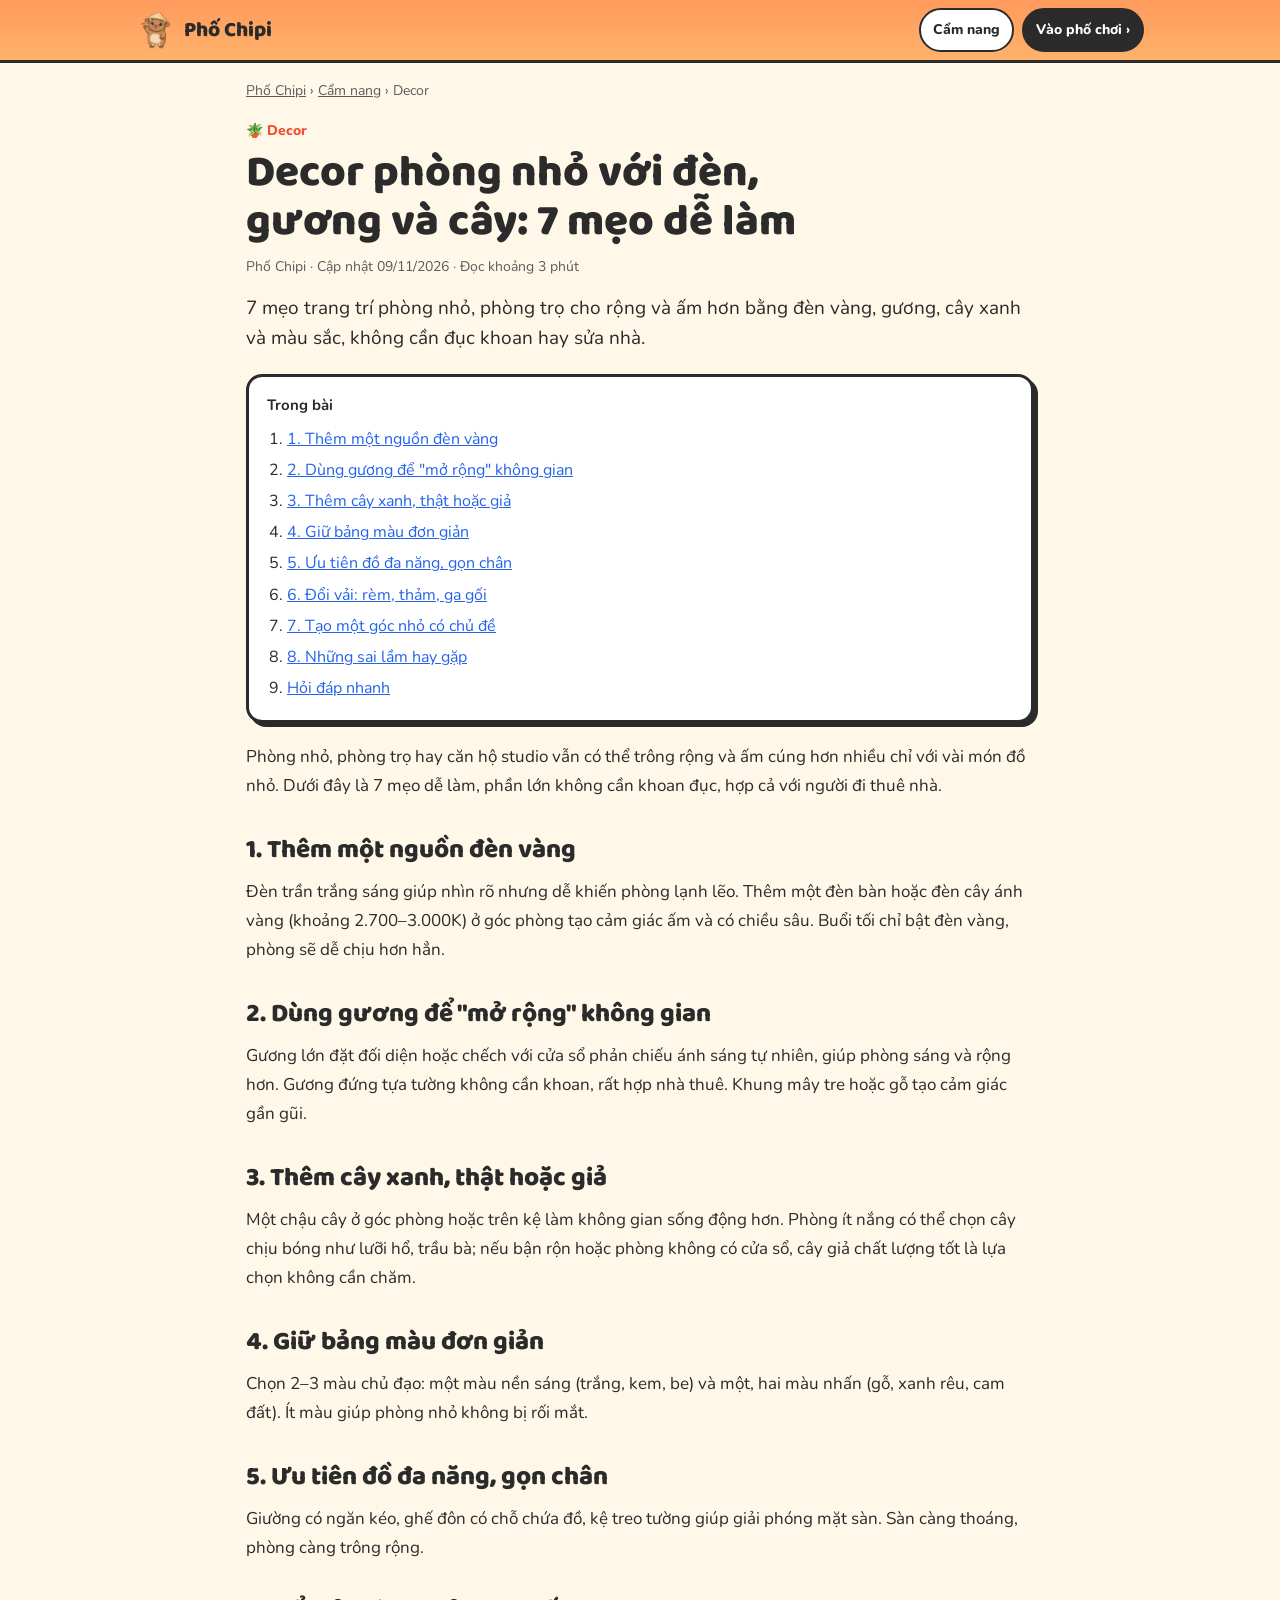
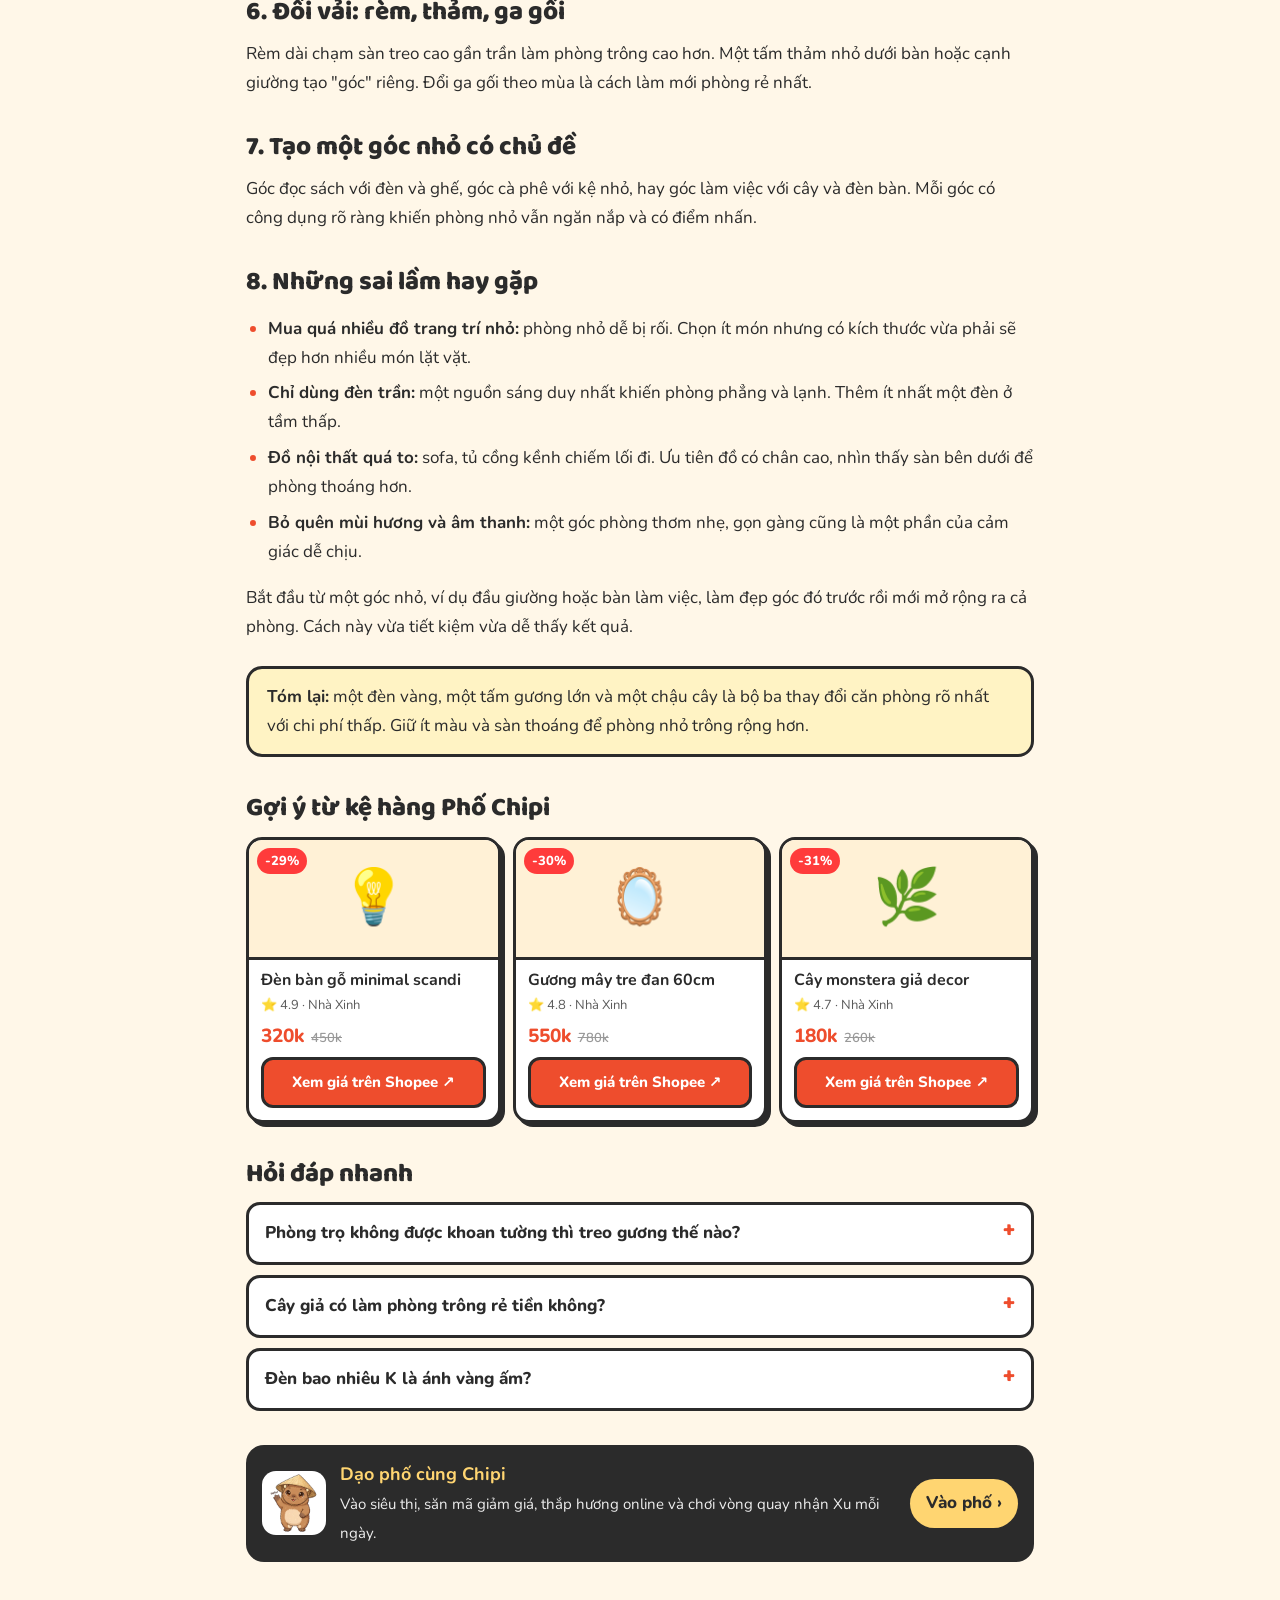
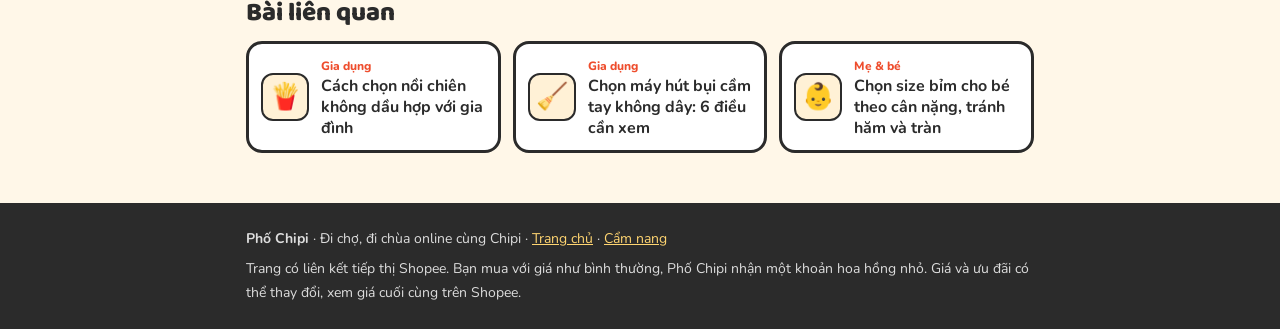
<file: decor-phong-nho.html>
<!doctype html>
<html lang="vi">
<head>
<meta charset="utf-8">
<meta name="viewport" content="width=device-width,initial-scale=1,viewport-fit=cover">
<title>Decor phòng nhỏ với đèn, gương và cây: 7 mẹo dễ làm | Phố Chipi</title>
<meta name="description" content="7 mẹo trang trí phòng nhỏ, phòng trọ cho rộng và ấm hơn bằng đèn vàng, gương, cây xanh và màu sắc, không cần đục khoan hay sửa nhà.">
<link rel="canonical" href="https://phochipi.net/decor-phong-nho">
<meta property="og:type" content="article">
<meta property="og:title" content="Decor phòng nhỏ với đèn, gương và cây: 7 mẹo dễ làm | Phố Chipi">
<meta property="og:description" content="7 mẹo trang trí phòng nhỏ, phòng trọ cho rộng và ấm hơn bằng đèn vàng, gương, cây xanh và màu sắc, không cần đục khoan hay sửa nhà.">
<meta property="og:url" content="https://phochipi.net/decor-phong-nho">
<meta property="og:site_name" content="Phố Chipi">
<meta property="og:locale" content="vi_VN">
<meta property="og:image" content="https://phochipi.net/chipi-share.png">
<meta name="theme-color" content="#FF9A5C">
<link rel="icon" href="chipi-icon.png">
<link rel="preconnect" href="https://fonts.googleapis.com"><link rel="preconnect" href="https://fonts.gstatic.com" crossorigin>
<link rel="stylesheet" href="https://fonts.googleapis.com/css2?family=Baloo+2:wght@700;800&family=Nunito:wght@400;600;700;800&display=swap">
<link rel="stylesheet" href="cam-nang.css">
<script type="application/ld+json">{"@context": "https://schema.org", "@type": "Article", "headline": "Decor phòng nhỏ với đèn, gương và cây: 7 mẹo dễ làm", "description": "7 mẹo trang trí phòng nhỏ, phòng trọ cho rộng và ấm hơn bằng đèn vàng, gương, cây xanh và màu sắc, không cần đục khoan hay sửa nhà.", "inLanguage": "vi", "datePublished": "2026-11-09", "dateModified": "2026-11-09", "mainEntityOfPage": "https://phochipi.net/decor-phong-nho", "image": "https://phochipi.net/chipi-share.png", "author": {"@type": "Organization", "name": "Phố Chipi", "url": "https://phochipi.net/"}, "publisher": {"@type": "Organization", "name": "Phố Chipi", "logo": {"@type": "ImageObject", "url": "https://phochipi.net/chipi-icon.png"}}}</script>
<script type="application/ld+json">{"@context": "https://schema.org", "@type": "BreadcrumbList", "itemListElement": [{"@type": "ListItem", "position": 1, "name": "Phố Chipi", "item": "https://phochipi.net/"}, {"@type": "ListItem", "position": 2, "name": "Cẩm nang", "item": "https://phochipi.net/cam-nang"}, {"@type": "ListItem", "position": 3, "name": "Decor phòng nhỏ với đèn, gương và cây: 7 mẹo dễ làm", "item": "https://phochipi.net/decor-phong-nho"}]}</script>
<script type="application/ld+json">{"@context": "https://schema.org", "@type": "FAQPage", "mainEntity": [{"@type": "Question", "name": "Phòng trọ không được khoan tường thì treo gương thế nào?", "acceptedAnswer": {"@type": "Answer", "text": "Dùng gương đứng tựa tường, móc dán chịu lực loại tốt cho gương nhỏ, hoặc gương treo sau cửa."}}, {"@type": "Question", "name": "Cây giả có làm phòng trông rẻ tiền không?", "acceptedAnswer": {"@type": "Answer", "text": "Cây giả chất liệu tốt, màu lá tự nhiên, đặt trong chậu gốm hoặc mây trông khá thật. Nên lau bụi định kỳ để lá luôn sạch."}}, {"@type": "Question", "name": "Đèn bao nhiêu K là ánh vàng ấm?", "acceptedAnswer": {"@type": "Answer", "text": "Khoảng 2.700–3.000K là ánh vàng ấm, hợp phòng ngủ và phòng khách buổi tối. Ánh trắng khoảng 5.000–6.500K hợp góc làm việc."}}]}</script>
</head>
<body>
<header class="top"><div class="wrap">
  <a class="logo" href="./"><img src="chipi-icon.png" alt="" width="40" height="40"><span>Phố Chipi</span></a>
  <nav><a href="cam-nang.html">Cẩm nang</a><a class="play" href="./">Vào phố chơi ›</a></nav>
</div></header>

<main class="wrap art">
  <nav class="crumbs" aria-label="Đường dẫn"><a href="./">Phố Chipi</a> › <a href="cam-nang.html">Cẩm nang</a> › <span>Decor</span></nav>
  <article>
    <p class="eyebrow">🪴 Decor</p>
    <h1>Decor phòng nhỏ với đèn, gương và cây: 7 mẹo dễ làm</h1>
    <p class="meta">Phố Chipi · Cập nhật 09/11/2026 · Đọc khoảng 3 phút</p>
    <p class="lead">7 mẹo trang trí phòng nhỏ, phòng trọ cho rộng và ấm hơn bằng đèn vàng, gương, cây xanh và màu sắc, không cần đục khoan hay sửa nhà.</p>
    <nav class="toc" aria-label="Mục lục"><b>Trong bài</b><ol><li><a href="#anh-sang">1. Thêm một nguồn đèn vàng</a></li><li><a href="#guong">2. Dùng gương để &quot;mở rộng&quot; không gian</a></li><li><a href="#cay">3. Thêm cây xanh, thật hoặc giả</a></li><li><a href="#mau">4. Giữ bảng màu đơn giản</a></li><li><a href="#do-da-nang">5. Ưu tiên đồ đa năng, gọn chân</a></li><li><a href="#vai">6. Đổi vải: rèm, thảm, ga gối</a></li><li><a href="#goc-nho">7. Tạo một góc nhỏ có chủ đề</a></li><li><a href="#sai-lam">8. Những sai lầm hay gặp</a></li><li><a href="#hoi-dap">Hỏi đáp nhanh</a></li></ol></nav>
    <div class="prose">
<p>Phòng nhỏ, phòng trọ hay căn hộ studio vẫn có thể trông rộng và ấm cúng hơn nhiều chỉ với vài món đồ nhỏ. Dưới đây là 7 mẹo dễ làm, phần lớn không cần khoan đục, hợp cả với người đi thuê nhà.</p>

<h2 id="anh-sang">1. Thêm một nguồn đèn vàng</h2>
<p>Đèn trần trắng sáng giúp nhìn rõ nhưng dễ khiến phòng lạnh lẽo. Thêm một đèn bàn hoặc đèn cây ánh vàng (khoảng 2.700–3.000K) ở góc phòng tạo cảm giác ấm và có chiều sâu. Buổi tối chỉ bật đèn vàng, phòng sẽ dễ chịu hơn hẳn.</p>

<h2 id="guong">2. Dùng gương để "mở rộng" không gian</h2>
<p>Gương lớn đặt đối diện hoặc chếch với cửa sổ phản chiếu ánh sáng tự nhiên, giúp phòng sáng và rộng hơn. Gương đứng tựa tường không cần khoan, rất hợp nhà thuê. Khung mây tre hoặc gỗ tạo cảm giác gần gũi.</p>

<h2 id="cay">3. Thêm cây xanh, thật hoặc giả</h2>
<p>Một chậu cây ở góc phòng hoặc trên kệ làm không gian sống động hơn. Phòng ít nắng có thể chọn cây chịu bóng như lưỡi hổ, trầu bà; nếu bận rộn hoặc phòng không có cửa sổ, cây giả chất lượng tốt là lựa chọn không cần chăm.</p>

<h2 id="mau">4. Giữ bảng màu đơn giản</h2>
<p>Chọn 2–3 màu chủ đạo: một màu nền sáng (trắng, kem, be) và một, hai màu nhấn (gỗ, xanh rêu, cam đất). Ít màu giúp phòng nhỏ không bị rối mắt.</p>

<h2 id="do-da-nang">5. Ưu tiên đồ đa năng, gọn chân</h2>
<p>Giường có ngăn kéo, ghế đôn có chỗ chứa đồ, kệ treo tường giúp giải phóng mặt sàn. Sàn càng thoáng, phòng càng trông rộng.</p>

<h2 id="vai">6. Đổi vải: rèm, thảm, ga gối</h2>
<p>Rèm dài chạm sàn treo cao gần trần làm phòng trông cao hơn. Một tấm thảm nhỏ dưới bàn hoặc cạnh giường tạo "góc" riêng. Đổi ga gối theo mùa là cách làm mới phòng rẻ nhất.</p>

<h2 id="goc-nho">7. Tạo một góc nhỏ có chủ đề</h2>
<p>Góc đọc sách với đèn và ghế, góc cà phê với kệ nhỏ, hay góc làm việc với cây và đèn bàn. Mỗi góc có công dụng rõ ràng khiến phòng nhỏ vẫn ngăn nắp và có điểm nhấn.</p>


<h2 id="sai-lam">8. Những sai lầm hay gặp</h2>
<ul>
<li><b>Mua quá nhiều đồ trang trí nhỏ:</b> phòng nhỏ dễ bị rối. Chọn ít món nhưng có kích thước vừa phải sẽ đẹp hơn nhiều món lặt vặt.</li>
<li><b>Chỉ dùng đèn trần:</b> một nguồn sáng duy nhất khiến phòng phẳng và lạnh. Thêm ít nhất một đèn ở tầm thấp.</li>
<li><b>Đồ nội thất quá to:</b> sofa, tủ cồng kềnh chiếm lối đi. Ưu tiên đồ có chân cao, nhìn thấy sàn bên dưới để phòng thoáng hơn.</li>
<li><b>Bỏ quên mùi hương và âm thanh:</b> một góc phòng thơm nhẹ, gọn gàng cũng là một phần của cảm giác dễ chịu.</li>
</ul>
<p>Bắt đầu từ một góc nhỏ, ví dụ đầu giường hoặc bàn làm việc, làm đẹp góc đó trước rồi mới mở rộng ra cả phòng. Cách này vừa tiết kiệm vừa dễ thấy kết quả.</p>

<div class="callout"><b>Tóm lại:</b> một đèn vàng, một tấm gương lớn và một chậu cây là bộ ba thay đổi căn phòng rõ nhất với chi phí thấp. Giữ ít màu và sàn thoáng để phòng nhỏ trông rộng hơn.</div>
</div>
    <section class="picks" aria-labelledby="picks-h"><h2 id="picks-h">Gợi ý từ kệ hàng Phố Chipi</h2><div class="pbox" data-ids="p11,p12,p13"><p class="muted">Đang tải sản phẩm…</p></div></section>
    <section class="faq" id="hoi-dap" aria-labelledby="faq-h"><h2 id="faq-h">Hỏi đáp nhanh</h2><details><summary>Phòng trọ không được khoan tường thì treo gương thế nào?</summary><p>Dùng gương đứng tựa tường, móc dán chịu lực loại tốt cho gương nhỏ, hoặc gương treo sau cửa.</p></details><details><summary>Cây giả có làm phòng trông rẻ tiền không?</summary><p>Cây giả chất liệu tốt, màu lá tự nhiên, đặt trong chậu gốm hoặc mây trông khá thật. Nên lau bụi định kỳ để lá luôn sạch.</p></details><details><summary>Đèn bao nhiêu K là ánh vàng ấm?</summary><p>Khoảng 2.700–3.000K là ánh vàng ấm, hợp phòng ngủ và phòng khách buổi tối. Ánh trắng khoảng 5.000–6.500K hợp góc làm việc.</p></details></section>
    <aside class="cta"><img src="chipi-icon.png" alt="" width="64" height="64"><div><b>Dạo phố cùng Chipi</b><span>Vào siêu thị, săn mã giảm giá, thắp hương online và chơi vòng quay nhận Xu mỗi ngày.</span></div><a href="./">Vào phố ›</a></aside>
  </article>
  <section class="related" aria-labelledby="rel-h"><h2 id="rel-h">Bài liên quan</h2><div class="cards"><a class="card" href="chon-noi-chien-khong-dau.html"><span class="ic">🍟</span><span><small>Gia dụng</small><b>Cách chọn nồi chiên không dầu hợp với gia đình</b></span></a><a class="card" href="chon-may-hut-bui-cam-tay.html"><span class="ic">🧹</span><span><small>Gia dụng</small><b>Chọn máy hút bụi cầm tay không dây: 6 điều cần xem</b></span></a><a class="card" href="chon-size-bim-cho-be.html"><span class="ic">👶</span><span><small>Mẹ &amp; bé</small><b>Chọn size bỉm cho bé theo cân nặng, tránh hăm và tràn</b></span></a></div></section>
</main>

<footer class="foot"><div class="wrap">
  <p><b>Phố Chipi</b> · Đi chợ, đi chùa online cùng Chipi · <a href="./">Trang chủ</a> · <a href="cam-nang.html">Cẩm nang</a></p>
  <p>Trang có liên kết tiếp thị Shopee. Bạn mua với giá như bình thường, Phố Chipi nhận một khoản hoa hồng nhỏ. Giá và ưu đãi có thể thay đổi, xem giá cuối cùng trên Shopee.</p>
</div></footer>
<script src="config.js"></script>
<script src="data.js"></script>
<script src="cam-nang.js"></script>
</body>
</html>
</file>
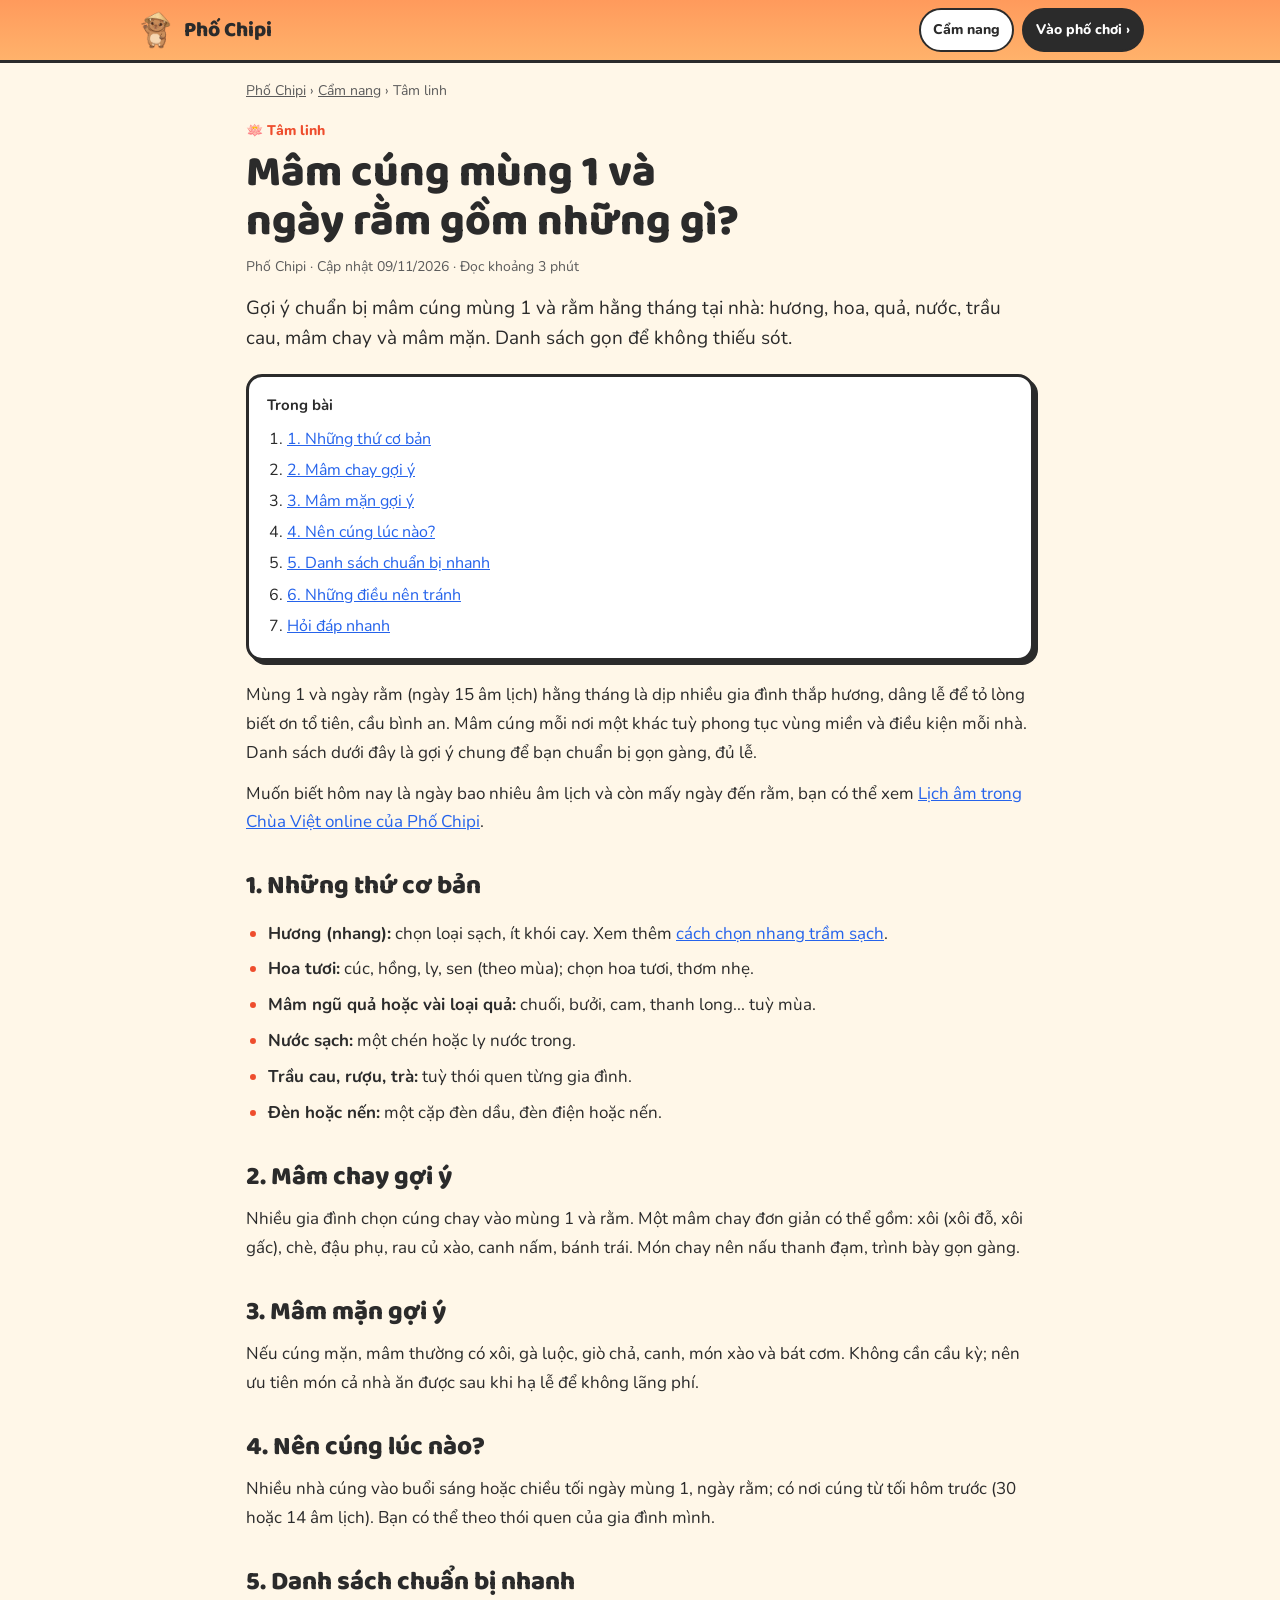
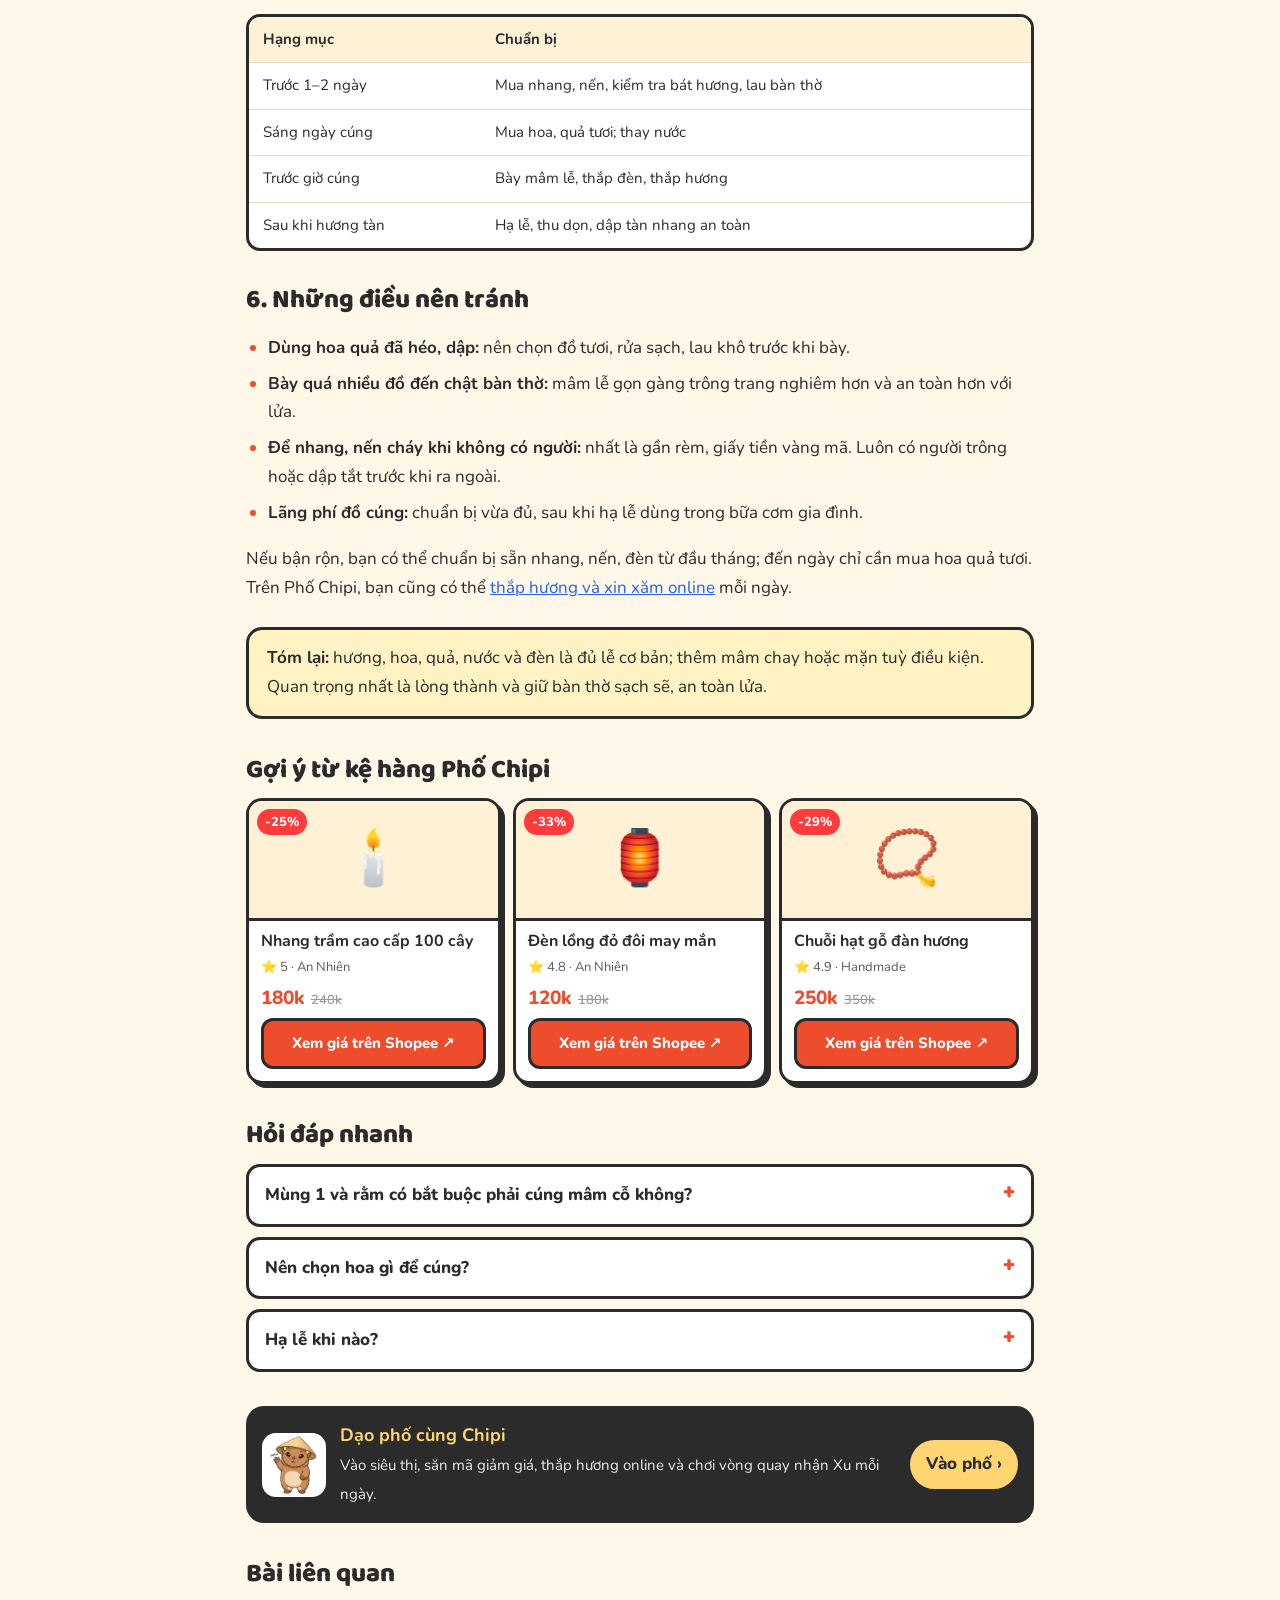
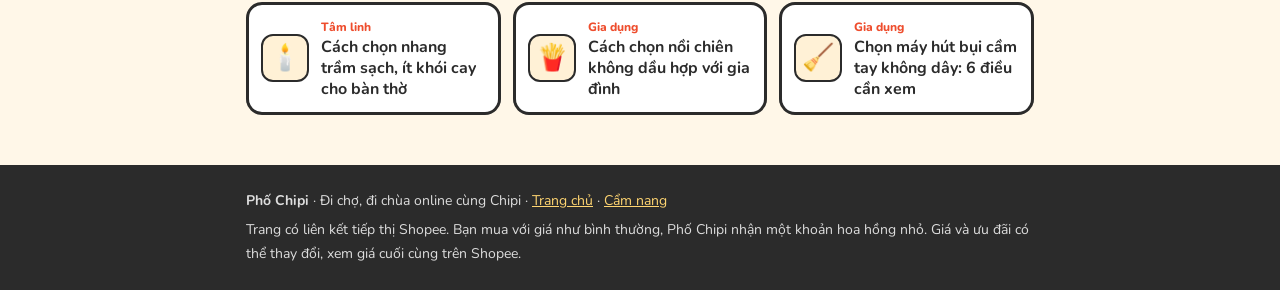
<file: mam-cung-mung-1-ram.html>
<!doctype html>
<html lang="vi">
<head>
<meta charset="utf-8">
<meta name="viewport" content="width=device-width,initial-scale=1,viewport-fit=cover">
<title>Mâm cúng mùng 1 và ngày rằm gồm những gì? | Phố Chipi</title>
<meta name="description" content="Gợi ý chuẩn bị mâm cúng mùng 1 và rằm hằng tháng tại nhà: hương, hoa, quả, nước, trầu cau, mâm chay và mâm mặn. Danh sách gọn để không thiếu sót.">
<link rel="canonical" href="https://phochipi.net/mam-cung-mung-1-ram">
<meta property="og:type" content="article">
<meta property="og:title" content="Mâm cúng mùng 1 và ngày rằm gồm những gì? | Phố Chipi">
<meta property="og:description" content="Gợi ý chuẩn bị mâm cúng mùng 1 và rằm hằng tháng tại nhà: hương, hoa, quả, nước, trầu cau, mâm chay và mâm mặn. Danh sách gọn để không thiếu sót.">
<meta property="og:url" content="https://phochipi.net/mam-cung-mung-1-ram">
<meta property="og:site_name" content="Phố Chipi">
<meta property="og:locale" content="vi_VN">
<meta property="og:image" content="https://phochipi.net/chipi-share.png">
<meta name="theme-color" content="#FF9A5C">
<link rel="icon" href="chipi-icon.png">
<link rel="preconnect" href="https://fonts.googleapis.com"><link rel="preconnect" href="https://fonts.gstatic.com" crossorigin>
<link rel="stylesheet" href="https://fonts.googleapis.com/css2?family=Baloo+2:wght@700;800&family=Nunito:wght@400;600;700;800&display=swap">
<link rel="stylesheet" href="cam-nang.css">
<script type="application/ld+json">{"@context": "https://schema.org", "@type": "Article", "headline": "Mâm cúng mùng 1 và ngày rằm gồm những gì?", "description": "Gợi ý chuẩn bị mâm cúng mùng 1 và rằm hằng tháng tại nhà: hương, hoa, quả, nước, trầu cau, mâm chay và mâm mặn. Danh sách gọn để không thiếu sót.", "inLanguage": "vi", "datePublished": "2026-11-09", "dateModified": "2026-11-09", "mainEntityOfPage": "https://phochipi.net/mam-cung-mung-1-ram", "image": "https://phochipi.net/chipi-share.png", "author": {"@type": "Organization", "name": "Phố Chipi", "url": "https://phochipi.net/"}, "publisher": {"@type": "Organization", "name": "Phố Chipi", "logo": {"@type": "ImageObject", "url": "https://phochipi.net/chipi-icon.png"}}}</script>
<script type="application/ld+json">{"@context": "https://schema.org", "@type": "BreadcrumbList", "itemListElement": [{"@type": "ListItem", "position": 1, "name": "Phố Chipi", "item": "https://phochipi.net/"}, {"@type": "ListItem", "position": 2, "name": "Cẩm nang", "item": "https://phochipi.net/cam-nang"}, {"@type": "ListItem", "position": 3, "name": "Mâm cúng mùng 1 và ngày rằm gồm những gì?", "item": "https://phochipi.net/mam-cung-mung-1-ram"}]}</script>
<script type="application/ld+json">{"@context": "https://schema.org", "@type": "FAQPage", "mainEntity": [{"@type": "Question", "name": "Mùng 1 và rằm có bắt buộc phải cúng mâm cỗ không?", "acceptedAnswer": {"@type": "Answer", "text": "Không bắt buộc. Nhiều gia đình chỉ thắp hương, dâng hoa quả và nước. Mâm cỗ tuỳ điều kiện và phong tục từng nhà."}}, {"@type": "Question", "name": "Nên chọn hoa gì để cúng?", "acceptedAnswer": {"@type": "Answer", "text": "Cúc, hồng, ly, sen là các loại hoa thường dùng. Nên tránh hoa đã héo hoặc có mùi quá nồng."}}, {"@type": "Question", "name": "Hạ lễ khi nào?", "acceptedAnswer": {"@type": "Answer", "text": "Thường hạ lễ sau khi hương cháy hết hoặc gần hết. Đồ lễ có thể dùng trong bữa cơm gia đình."}}]}</script>
</head>
<body>
<header class="top"><div class="wrap">
  <a class="logo" href="./"><img src="chipi-icon.png" alt="" width="40" height="40"><span>Phố Chipi</span></a>
  <nav><a href="cam-nang.html">Cẩm nang</a><a class="play" href="./">Vào phố chơi ›</a></nav>
</div></header>

<main class="wrap art">
  <nav class="crumbs" aria-label="Đường dẫn"><a href="./">Phố Chipi</a> › <a href="cam-nang.html">Cẩm nang</a> › <span>Tâm linh</span></nav>
  <article>
    <p class="eyebrow">🪷 Tâm linh</p>
    <h1>Mâm cúng mùng 1 và ngày rằm gồm những gì?</h1>
    <p class="meta">Phố Chipi · Cập nhật 09/11/2026 · Đọc khoảng 3 phút</p>
    <p class="lead">Gợi ý chuẩn bị mâm cúng mùng 1 và rằm hằng tháng tại nhà: hương, hoa, quả, nước, trầu cau, mâm chay và mâm mặn. Danh sách gọn để không thiếu sót.</p>
    <nav class="toc" aria-label="Mục lục"><b>Trong bài</b><ol><li><a href="#co-ban">1. Những thứ cơ bản</a></li><li><a href="#mam-chay">2. Mâm chay gợi ý</a></li><li><a href="#mam-man">3. Mâm mặn gợi ý</a></li><li><a href="#thoi-gian">4. Nên cúng lúc nào?</a></li><li><a href="#checklist">5. Danh sách chuẩn bị nhanh</a></li><li><a href="#sai-lam">6. Những điều nên tránh</a></li><li><a href="#hoi-dap">Hỏi đáp nhanh</a></li></ol></nav>
    <div class="prose">
<p>Mùng 1 và ngày rằm (ngày 15 âm lịch) hằng tháng là dịp nhiều gia đình thắp hương, dâng lễ để tỏ lòng biết ơn tổ tiên, cầu bình an. Mâm cúng mỗi nơi một khác tuỳ phong tục vùng miền và điều kiện mỗi nhà. Danh sách dưới đây là gợi ý chung để bạn chuẩn bị gọn gàng, đủ lễ.</p>
<p>Muốn biết hôm nay là ngày bao nhiêu âm lịch và còn mấy ngày đến rằm, bạn có thể xem <a href="./">Lịch âm trong Chùa Việt online của Phố Chipi</a>.</p>

<h2 id="co-ban">1. Những thứ cơ bản</h2>
<ul>
<li><b>Hương (nhang):</b> chọn loại sạch, ít khói cay. Xem thêm <a href="chon-nhang-tram-sach.html">cách chọn nhang trầm sạch</a>.</li>
<li><b>Hoa tươi:</b> cúc, hồng, ly, sen (theo mùa); chọn hoa tươi, thơm nhẹ.</li>
<li><b>Mâm ngũ quả hoặc vài loại quả:</b> chuối, bưởi, cam, thanh long... tuỳ mùa.</li>
<li><b>Nước sạch:</b> một chén hoặc ly nước trong.</li>
<li><b>Trầu cau, rượu, trà:</b> tuỳ thói quen từng gia đình.</li>
<li><b>Đèn hoặc nến:</b> một cặp đèn dầu, đèn điện hoặc nến.</li>
</ul>

<h2 id="mam-chay">2. Mâm chay gợi ý</h2>
<p>Nhiều gia đình chọn cúng chay vào mùng 1 và rằm. Một mâm chay đơn giản có thể gồm: xôi (xôi đỗ, xôi gấc), chè, đậu phụ, rau củ xào, canh nấm, bánh trái. Món chay nên nấu thanh đạm, trình bày gọn gàng.</p>

<h2 id="mam-man">3. Mâm mặn gợi ý</h2>
<p>Nếu cúng mặn, mâm thường có xôi, gà luộc, giò chả, canh, món xào và bát cơm. Không cần cầu kỳ; nên ưu tiên món cả nhà ăn được sau khi hạ lễ để không lãng phí.</p>

<h2 id="thoi-gian">4. Nên cúng lúc nào?</h2>
<p>Nhiều nhà cúng vào buổi sáng hoặc chiều tối ngày mùng 1, ngày rằm; có nơi cúng từ tối hôm trước (30 hoặc 14 âm lịch). Bạn có thể theo thói quen của gia đình mình.</p>

<h2 id="checklist">5. Danh sách chuẩn bị nhanh</h2>
<div class="tbl"><table>
<thead><tr><th>Hạng mục</th><th>Chuẩn bị</th></tr></thead>
<tbody>
<tr><td>Trước 1–2 ngày</td><td>Mua nhang, nến, kiểm tra bát hương, lau bàn thờ</td></tr>
<tr><td>Sáng ngày cúng</td><td>Mua hoa, quả tươi; thay nước</td></tr>
<tr><td>Trước giờ cúng</td><td>Bày mâm lễ, thắp đèn, thắp hương</td></tr>
<tr><td>Sau khi hương tàn</td><td>Hạ lễ, thu dọn, dập tàn nhang an toàn</td></tr>
</tbody></table></div>


<h2 id="sai-lam">6. Những điều nên tránh</h2>
<ul>
<li><b>Dùng hoa quả đã héo, dập:</b> nên chọn đồ tươi, rửa sạch, lau khô trước khi bày.</li>
<li><b>Bày quá nhiều đồ đến chật bàn thờ:</b> mâm lễ gọn gàng trông trang nghiêm hơn và an toàn hơn với lửa.</li>
<li><b>Để nhang, nến cháy khi không có người:</b> nhất là gần rèm, giấy tiền vàng mã. Luôn có người trông hoặc dập tắt trước khi ra ngoài.</li>
<li><b>Lãng phí đồ cúng:</b> chuẩn bị vừa đủ, sau khi hạ lễ dùng trong bữa cơm gia đình.</li>
</ul>
<p>Nếu bận rộn, bạn có thể chuẩn bị sẵn nhang, nến, đèn từ đầu tháng; đến ngày chỉ cần mua hoa quả tươi. Trên Phố Chipi, bạn cũng có thể <a href="./">thắp hương và xin xăm online</a> mỗi ngày.</p>

<div class="callout"><b>Tóm lại:</b> hương, hoa, quả, nước và đèn là đủ lễ cơ bản; thêm mâm chay hoặc mặn tuỳ điều kiện. Quan trọng nhất là lòng thành và giữ bàn thờ sạch sẽ, an toàn lửa.</div>
</div>
    <section class="picks" aria-labelledby="picks-h"><h2 id="picks-h">Gợi ý từ kệ hàng Phố Chipi</h2><div class="pbox" data-ids="p5,p7,p6"><p class="muted">Đang tải sản phẩm…</p></div></section>
    <section class="faq" id="hoi-dap" aria-labelledby="faq-h"><h2 id="faq-h">Hỏi đáp nhanh</h2><details><summary>Mùng 1 và rằm có bắt buộc phải cúng mâm cỗ không?</summary><p>Không bắt buộc. Nhiều gia đình chỉ thắp hương, dâng hoa quả và nước. Mâm cỗ tuỳ điều kiện và phong tục từng nhà.</p></details><details><summary>Nên chọn hoa gì để cúng?</summary><p>Cúc, hồng, ly, sen là các loại hoa thường dùng. Nên tránh hoa đã héo hoặc có mùi quá nồng.</p></details><details><summary>Hạ lễ khi nào?</summary><p>Thường hạ lễ sau khi hương cháy hết hoặc gần hết. Đồ lễ có thể dùng trong bữa cơm gia đình.</p></details></section>
    <aside class="cta"><img src="chipi-icon.png" alt="" width="64" height="64"><div><b>Dạo phố cùng Chipi</b><span>Vào siêu thị, săn mã giảm giá, thắp hương online và chơi vòng quay nhận Xu mỗi ngày.</span></div><a href="./">Vào phố ›</a></aside>
  </article>
  <section class="related" aria-labelledby="rel-h"><h2 id="rel-h">Bài liên quan</h2><div class="cards"><a class="card" href="chon-nhang-tram-sach.html"><span class="ic">🕯️</span><span><small>Tâm linh</small><b>Cách chọn nhang trầm sạch, ít khói cay cho bàn thờ</b></span></a><a class="card" href="chon-noi-chien-khong-dau.html"><span class="ic">🍟</span><span><small>Gia dụng</small><b>Cách chọn nồi chiên không dầu hợp với gia đình</b></span></a><a class="card" href="chon-may-hut-bui-cam-tay.html"><span class="ic">🧹</span><span><small>Gia dụng</small><b>Chọn máy hút bụi cầm tay không dây: 6 điều cần xem</b></span></a></div></section>
</main>

<footer class="foot"><div class="wrap">
  <p><b>Phố Chipi</b> · Đi chợ, đi chùa online cùng Chipi · <a href="./">Trang chủ</a> · <a href="cam-nang.html">Cẩm nang</a></p>
  <p>Trang có liên kết tiếp thị Shopee. Bạn mua với giá như bình thường, Phố Chipi nhận một khoản hoa hồng nhỏ. Giá và ưu đãi có thể thay đổi, xem giá cuối cùng trên Shopee.</p>
</div></footer>
<script src="config.js"></script>
<script src="data.js"></script>
<script src="cam-nang.js"></script>
</body>
</html>
</file>
<file: index-Bzbn8Bx0.css>
@import"https://fonts.googleapis.com/css2?family=Baloo+2:wght@500;700;800&family=Nunito:wght@700;800&display=swap";*,:before,:after{--tw-border-spacing-x: 0;--tw-border-spacing-y: 0;--tw-translate-x: 0;--tw-translate-y: 0;--tw-rotate: 0;--tw-skew-x: 0;--tw-skew-y: 0;--tw-scale-x: 1;--tw-scale-y: 1;--tw-pan-x: ;--tw-pan-y: ;--tw-pinch-zoom: ;--tw-scroll-snap-strictness: proximity;--tw-gradient-from-position: ;--tw-gradient-via-position: ;--tw-gradient-to-position: ;--tw-ordinal: ;--tw-slashed-zero: ;--tw-numeric-figure: ;--tw-numeric-spacing: ;--tw-numeric-fraction: ;--tw-ring-inset: ;--tw-ring-offset-width: 0px;--tw-ring-offset-color: #fff;--tw-ring-color: rgb(59 130 246 / .5);--tw-ring-offset-shadow: 0 0 #0000;--tw-ring-shadow: 0 0 #0000;--tw-shadow: 0 0 #0000;--tw-shadow-colored: 0 0 #0000;--tw-blur: ;--tw-brightness: ;--tw-contrast: ;--tw-grayscale: ;--tw-hue-rotate: ;--tw-invert: ;--tw-saturate: ;--tw-sepia: ;--tw-drop-shadow: ;--tw-backdrop-blur: ;--tw-backdrop-brightness: ;--tw-backdrop-contrast: ;--tw-backdrop-grayscale: ;--tw-backdrop-hue-rotate: ;--tw-backdrop-invert: ;--tw-backdrop-opacity: ;--tw-backdrop-saturate: ;--tw-backdrop-sepia: ;--tw-contain-size: ;--tw-contain-layout: ;--tw-contain-paint: ;--tw-contain-style: }::backdrop{--tw-border-spacing-x: 0;--tw-border-spacing-y: 0;--tw-translate-x: 0;--tw-translate-y: 0;--tw-rotate: 0;--tw-skew-x: 0;--tw-skew-y: 0;--tw-scale-x: 1;--tw-scale-y: 1;--tw-pan-x: ;--tw-pan-y: ;--tw-pinch-zoom: ;--tw-scroll-snap-strictness: proximity;--tw-gradient-from-position: ;--tw-gradient-via-position: ;--tw-gradient-to-position: ;--tw-ordinal: ;--tw-slashed-zero: ;--tw-numeric-figure: ;--tw-numeric-spacing: ;--tw-numeric-fraction: ;--tw-ring-inset: ;--tw-ring-offset-width: 0px;--tw-ring-offset-color: #fff;--tw-ring-color: rgb(59 130 246 / .5);--tw-ring-offset-shadow: 0 0 #0000;--tw-ring-shadow: 0 0 #0000;--tw-shadow: 0 0 #0000;--tw-shadow-colored: 0 0 #0000;--tw-blur: ;--tw-brightness: ;--tw-contrast: ;--tw-grayscale: ;--tw-hue-rotate: ;--tw-invert: ;--tw-saturate: ;--tw-sepia: ;--tw-drop-shadow: ;--tw-backdrop-blur: ;--tw-backdrop-brightness: ;--tw-backdrop-contrast: ;--tw-backdrop-grayscale: ;--tw-backdrop-hue-rotate: ;--tw-backdrop-invert: ;--tw-backdrop-opacity: ;--tw-backdrop-saturate: ;--tw-backdrop-sepia: ;--tw-contain-size: ;--tw-contain-layout: ;--tw-contain-paint: ;--tw-contain-style: }*,:before,:after{box-sizing:border-box;border-width:0;border-style:solid;border-color:#e5e7eb}:before,:after{--tw-content: ""}html,:host{line-height:1.5;-webkit-text-size-adjust:100%;-moz-tab-size:4;-o-tab-size:4;tab-size:4;font-family:ui-sans-serif,system-ui,sans-serif,"Apple Color Emoji","Segoe UI Emoji",Segoe UI Symbol,"Noto Color Emoji";font-feature-settings:normal;font-variation-settings:normal;-webkit-tap-highlight-color:transparent}body{margin:0;line-height:inherit}hr{height:0;color:inherit;border-top-width:1px}abbr:where([title]){-webkit-text-decoration:underline dotted;text-decoration:underline dotted}h1,h2,h3,h4,h5,h6{font-size:inherit;font-weight:inherit}a{color:inherit;text-decoration:inherit}b,strong{font-weight:bolder}code,kbd,samp,pre{font-family:ui-monospace,SFMono-Regular,Menlo,Monaco,Consolas,Liberation Mono,Courier New,monospace;font-feature-settings:normal;font-variation-settings:normal;font-size:1em}small{font-size:80%}sub,sup{font-size:75%;line-height:0;position:relative;vertical-align:baseline}sub{bottom:-.25em}sup{top:-.5em}table{text-indent:0;border-color:inherit;border-collapse:collapse}button,input,optgroup,select,textarea{font-family:inherit;font-feature-settings:inherit;font-variation-settings:inherit;font-size:100%;font-weight:inherit;line-height:inherit;letter-spacing:inherit;color:inherit;margin:0;padding:0}button,select{text-transform:none}button,input:where([type=button]),input:where([type=reset]),input:where([type=submit]){-webkit-appearance:button;background-color:transparent;background-image:none}:-moz-focusring{outline:auto}:-moz-ui-invalid{box-shadow:none}progress{vertical-align:baseline}::-webkit-inner-spin-button,::-webkit-outer-spin-button{height:auto}[type=search]{-webkit-appearance:textfield;outline-offset:-2px}::-webkit-search-decoration{-webkit-appearance:none}::-webkit-file-upload-button{-webkit-appearance:button;font:inherit}summary{display:list-item}blockquote,dl,dd,h1,h2,h3,h4,h5,h6,hr,figure,p,pre{margin:0}fieldset{margin:0;padding:0}legend{padding:0}ol,ul,menu{list-style:none;margin:0;padding:0}dialog{padding:0}textarea{resize:vertical}input::-moz-placeholder,textarea::-moz-placeholder{opacity:1;color:#9ca3af}input::placeholder,textarea::placeholder{opacity:1;color:#9ca3af}button,[role=button]{cursor:pointer}:disabled{cursor:default}img,svg,video,canvas,audio,iframe,embed,object{display:block;vertical-align:middle}img,video{max-width:100%;height:auto}[hidden]:where(:not([hidden=until-found])){display:none}.container{width:100%}@media (min-width: 640px){.container{max-width:640px}}@media (min-width: 768px){.container{max-width:768px}}@media (min-width: 1024px){.container{max-width:1024px}}@media (min-width: 1280px){.container{max-width:1280px}}@media (min-width: 1536px){.container{max-width:1536px}}.pointer-events-none{pointer-events:none}.fixed{position:fixed}.absolute{position:absolute}.relative{position:relative}.sticky{position:sticky}.inset-0{top:0;right:0;bottom:0;left:0}.inset-x-0{left:0;right:0}.-right-3{right:-.75rem}.-top-1{top:-.25rem}.bottom-0{bottom:0}.bottom-1{bottom:.25rem}.bottom-1\.5{bottom:.375rem}.bottom-2{bottom:.5rem}.bottom-3{bottom:.75rem}.bottom-\[14px\]{bottom:14px}.left-0{left:0}.left-1\.5{left:.375rem}.left-1\/2{left:50%}.left-2{left:.5rem}.left-3{left:.75rem}.left-5{left:1.25rem}.right-0{right:0}.right-1{right:.25rem}.right-1\.5{right:.375rem}.right-2{right:.5rem}.right-3{right:.75rem}.right-\[64px\]{right:64px}.right-\[8\%\]{right:8%}.top-0{top:0}.top-1\.5{top:.375rem}.top-1\/2{top:50%}.top-2{top:.5rem}.top-3{top:.75rem}.top-\[40\%\]{top:40%}.top-\[4px\]{top:4px}.top-\[50px\]{top:50px}.top-\[52px\]{top:52px}.top-\[56px\]{top:56px}.top-\[6px\]{top:6px}.z-10{z-index:10}.z-30{z-index:30}.z-50{z-index:50}.z-\[40\]{z-index:40}.z-\[45\]{z-index:45}.z-\[60\]{z-index:60}.z-\[80\]{z-index:80}.m-0{margin:0}.m-2{margin:.5rem}.mx-2{margin-left:.5rem;margin-right:.5rem}.mx-auto{margin-left:auto;margin-right:auto}.-mb-1{margin-bottom:-.25rem}.-mt-3{margin-top:-.75rem}.mb-0{margin-bottom:0}.mb-1{margin-bottom:.25rem}.mb-2{margin-bottom:.5rem}.mb-3{margin-bottom:.75rem}.ml-1{margin-left:.25rem}.ml-4{margin-left:1rem}.ml-auto{margin-left:auto}.mt-0{margin-top:0}.mt-1{margin-top:.25rem}.mt-2{margin-top:.5rem}.mt-3{margin-top:.75rem}.mt-4{margin-top:1rem}.mt-auto{margin-top:auto}.line-clamp-1{overflow:hidden;display:-webkit-box;-webkit-box-orient:vertical;-webkit-line-clamp:1}.line-clamp-2{overflow:hidden;display:-webkit-box;-webkit-box-orient:vertical;-webkit-line-clamp:2}.block{display:block}.inline-block{display:inline-block}.flex{display:flex}.inline-flex{display:inline-flex}.grid{display:grid}.hidden{display:none}.aspect-\[3\/4\]{aspect-ratio:3/4}.aspect-\[4\/3\.4\]{aspect-ratio:4/3.4}.aspect-square{aspect-ratio:1 / 1}.h-0{height:0px}.h-2{height:.5rem}.h-\[10px\]{height:10px}.h-\[168px\]{height:168px}.h-\[170px\]{height:170px}.h-\[26\%\]{height:26%}.h-\[28px\]{height:28px}.h-\[32px\]{height:32px}.h-\[34px\]{height:34px}.h-\[36px\]{height:36px}.h-\[40px\]{height:40px}.h-\[44px\]{height:44px}.h-\[48px\]{height:48px}.h-\[4px\]{height:4px}.h-\[52px\]{height:52px}.h-\[56px\]{height:56px}.h-\[5px\]{height:5px}.h-\[64px\]{height:64px}.h-\[6px\]{height:6px}.h-\[72px\]{height:72px}.h-\[8px\]{height:8px}.h-\[92px\]{height:92px}.h-auto{height:auto}.h-full{height:100%}.max-h-\[88dvh\]{max-height:88dvh}.min-h-\[100dvh\]{min-height:100dvh}.min-h-\[150px\]{min-height:150px}.min-h-\[20px\]{min-height:20px}.min-h-\[30px\]{min-height:30px}.min-h-\[32px\]{min-height:32px}.min-h-\[36px\]{min-height:36px}.min-h-\[40px\]{min-height:40px}.min-h-\[44px\]{min-height:44px}.min-h-\[52px\]{min-height:52px}.min-h-\[56px\]{min-height:56px}.min-h-\[64px\]{min-height:64px}.min-h-\[96px\]{min-height:96px}.w-0{width:0px}.w-\[10px\]{width:10px}.w-\[124px\]{width:124px}.w-\[14px\]{width:14px}.w-\[150px\]{width:150px}.w-\[18px\]{width:18px}.w-\[210px\]{width:210px}.w-\[22px\]{width:22px}.w-\[28px\]{width:28px}.w-\[32px\]{width:32px}.w-\[34px\]{width:34px}.w-\[36px\]{width:36px}.w-\[3px\]{width:3px}.w-\[44px\]{width:44px}.w-\[48px\]{width:48px}.w-\[52px\]{width:52px}.w-\[56px\]{width:56px}.w-\[6px\]{width:6px}.w-\[70px\]{width:70px}.w-\[72px\]{width:72px}.w-\[76px\]{width:76px}.w-\[76vw\]{width:76vw}.w-fit{width:-moz-fit-content;width:fit-content}.w-full{width:100%}.min-w-0{min-width:0px}.min-w-\[18px\]{min-width:18px}.max-w-\[1000px\]{max-width:1000px}.max-w-\[100vw\]{max-width:100vw}.max-w-\[150px\]{max-width:150px}.max-w-\[300px\]{max-width:300px}.max-w-\[320px\]{max-width:320px}.max-w-\[520px\]{max-width:520px}.max-w-\[560px\]{max-width:560px}.max-w-\[70\%\]{max-width:70%}.max-w-\[760px\]{max-width:760px}.max-w-\[960px\]{max-width:960px}.max-w-full{max-width:100%}.flex-1{flex:1 1 0%}.flex-\[1\.4\]{flex:1.4}.shrink-0{flex-shrink:0}.-translate-x-1\/2{--tw-translate-x: -50%;transform:translate(var(--tw-translate-x),var(--tw-translate-y)) rotate(var(--tw-rotate)) skew(var(--tw-skew-x)) skewY(var(--tw-skew-y)) scaleX(var(--tw-scale-x)) scaleY(var(--tw-scale-y))}.-translate-y-1\/2{--tw-translate-y: -50%;transform:translate(var(--tw-translate-x),var(--tw-translate-y)) rotate(var(--tw-rotate)) skew(var(--tw-skew-x)) skewY(var(--tw-skew-y)) scaleX(var(--tw-scale-x)) scaleY(var(--tw-scale-y))}.scale-95{--tw-scale-x: .95;--tw-scale-y: .95;transform:translate(var(--tw-translate-x),var(--tw-translate-y)) rotate(var(--tw-rotate)) skew(var(--tw-skew-x)) skewY(var(--tw-skew-y)) scaleX(var(--tw-scale-x)) scaleY(var(--tw-scale-y))}.transform{transform:translate(var(--tw-translate-x),var(--tw-translate-y)) rotate(var(--tw-rotate)) skew(var(--tw-skew-x)) skewY(var(--tw-skew-y)) scaleX(var(--tw-scale-x)) scaleY(var(--tw-scale-y))}@keyframes pulse{50%{opacity:.5}}.animate-pulse{animation:pulse 2s cubic-bezier(.4,0,.6,1) infinite}.select-none{-webkit-user-select:none;-moz-user-select:none;user-select:none}.snap-x{scroll-snap-type:x var(--tw-scroll-snap-strictness)}.snap-mandatory{--tw-scroll-snap-strictness: mandatory}.snap-start{scroll-snap-align:start}.snap-center{scroll-snap-align:center}.grid-cols-1{grid-template-columns:repeat(1,minmax(0,1fr))}.grid-cols-2{grid-template-columns:repeat(2,minmax(0,1fr))}.grid-cols-3{grid-template-columns:repeat(3,minmax(0,1fr))}.grid-cols-4{grid-template-columns:repeat(4,minmax(0,1fr))}.grid-cols-5{grid-template-columns:repeat(5,minmax(0,1fr))}.flex-col{flex-direction:column}.flex-wrap{flex-wrap:wrap}.items-start{align-items:flex-start}.items-end{align-items:flex-end}.items-center{align-items:center}.justify-center{justify-content:center}.justify-between{justify-content:space-between}.gap-0\.5{gap:.125rem}.gap-1{gap:.25rem}.gap-1\.5{gap:.375rem}.gap-2{gap:.5rem}.gap-3{gap:.75rem}.gap-\[18px\]{gap:18px}.gap-\[3px\]{gap:3px}.overflow-auto{overflow:auto}.overflow-hidden{overflow:hidden}.overflow-x-auto{overflow-x:auto}.overflow-x-clip{overflow-x:clip}.truncate{overflow:hidden;text-overflow:ellipsis;white-space:nowrap}.whitespace-nowrap{white-space:nowrap}.rounded{border-radius:.25rem}.rounded-\[10px\]{border-radius:10px}.rounded-\[12px\]{border-radius:12px}.rounded-\[14px\]{border-radius:14px}.rounded-\[16px\]{border-radius:16px}.rounded-\[18px\]{border-radius:18px}.rounded-\[20px\]{border-radius:20px}.rounded-\[24px\]{border-radius:24px}.rounded-\[4px\]{border-radius:4px}.rounded-\[8px\]{border-radius:8px}.rounded-full{border-radius:9999px}.rounded-t-\[10px\]{border-top-left-radius:10px;border-top-right-radius:10px}.rounded-t-\[12px\]{border-top-left-radius:12px;border-top-right-radius:12px}.rounded-t-\[24px\]{border-top-left-radius:24px;border-top-right-radius:24px}.rounded-bl-\[4px\]{border-bottom-left-radius:4px}.border{border-width:1px}.border-2{border-width:2px}.border-x-0{border-left-width:0px;border-right-width:0px}.border-b-0{border-bottom-width:0px}.border-b-\[3px\]{border-bottom-width:3px}.border-l-\[14px\]{border-left-width:14px}.border-r-2{border-right-width:2px}.border-r-\[14px\]{border-right-width:14px}.border-t-0{border-top-width:0px}.border-t-\[26px\]{border-top-width:26px}.border-t-\[3px\]{border-top-width:3px}.border-dashed{border-style:dashed}.border-\[\#2B2B2B\]{--tw-border-opacity: 1;border-color:rgb(43 43 43 / var(--tw-border-opacity))}.border-\[\#EE4D2D\]{--tw-border-opacity: 1;border-color:rgb(238 77 45 / var(--tw-border-opacity))}.border-\[\#FFD571\]\/40{border-color:#ffd57166}.border-black\/30{border-color:#0000004d}.border-white{--tw-border-opacity: 1;border-color:rgb(255 255 255 / var(--tw-border-opacity))}.border-white\/40{border-color:#fff6}.border-l-transparent{border-left-color:transparent}.border-r-transparent{border-right-color:transparent}.border-t-\[\#2B2B2B\]{--tw-border-opacity: 1;border-top-color:rgb(43 43 43 / var(--tw-border-opacity))}.bg-\[\#00D4FF\]{--tw-bg-opacity: 1;background-color:rgb(0 212 255 / var(--tw-bg-opacity))}.bg-\[\#1A1A1A\]{--tw-bg-opacity: 1;background-color:rgb(26 26 26 / var(--tw-bg-opacity))}.bg-\[\#22C55E\]{--tw-bg-opacity: 1;background-color:rgb(34 197 94 / var(--tw-bg-opacity))}.bg-\[\#2B1200\]{--tw-bg-opacity: 1;background-color:rgb(43 18 0 / var(--tw-bg-opacity))}.bg-\[\#2B1200\]\/70{background-color:#2b1200b3}.bg-\[\#2B1200\]\/80{background-color:#2b1200cc}.bg-\[\#2B2B2B\]{--tw-bg-opacity: 1;background-color:rgb(43 43 43 / var(--tw-bg-opacity))}.bg-\[\#2E1A6E\]{--tw-bg-opacity: 1;background-color:rgb(46 26 110 / var(--tw-bg-opacity))}.bg-\[\#3B1F0B\]{--tw-bg-opacity: 1;background-color:rgb(59 31 11 / var(--tw-bg-opacity))}.bg-\[\#3B82F6\]{--tw-bg-opacity: 1;background-color:rgb(59 130 246 / var(--tw-bg-opacity))}.bg-\[\#555\]{--tw-bg-opacity: 1;background-color:rgb(85 85 85 / var(--tw-bg-opacity))}.bg-\[\#7A4A1E\]{--tw-bg-opacity: 1;background-color:rgb(122 74 30 / var(--tw-bg-opacity))}.bg-\[\#8B5CF6\]{--tw-bg-opacity: 1;background-color:rgb(139 92 246 / var(--tw-bg-opacity))}.bg-\[\#C19A6B\]{--tw-bg-opacity: 1;background-color:rgb(193 154 107 / var(--tw-bg-opacity))}.bg-\[\#C41E3A\]{--tw-bg-opacity: 1;background-color:rgb(196 30 58 / var(--tw-bg-opacity))}.bg-\[\#D0011B\]{--tw-bg-opacity: 1;background-color:rgb(208 1 27 / var(--tw-bg-opacity))}.bg-\[\#E0F2FE\]{--tw-bg-opacity: 1;background-color:rgb(224 242 254 / var(--tw-bg-opacity))}.bg-\[\#EE4D2D\]{--tw-bg-opacity: 1;background-color:rgb(238 77 45 / var(--tw-bg-opacity))}.bg-\[\#F5F5F5\]{--tw-bg-opacity: 1;background-color:rgb(245 245 245 / var(--tw-bg-opacity))}.bg-\[\#F9A8D4\]\/70{background-color:#f9a8d4b3}.bg-\[\#FF3B3B\]{--tw-bg-opacity: 1;background-color:rgb(255 59 59 / var(--tw-bg-opacity))}.bg-\[\#FFC93C\]{--tw-bg-opacity: 1;background-color:rgb(255 201 60 / var(--tw-bg-opacity))}.bg-\[\#FFD571\]{--tw-bg-opacity: 1;background-color:rgb(255 213 113 / var(--tw-bg-opacity))}.bg-\[\#FFF3C4\]{--tw-bg-opacity: 1;background-color:rgb(255 243 196 / var(--tw-bg-opacity))}.bg-\[\#FFF7E8\]{--tw-bg-opacity: 1;background-color:rgb(255 247 232 / var(--tw-bg-opacity))}.bg-black\/10{background-color:#0000001a}.bg-black\/15{background-color:#00000026}.bg-black\/20{background-color:#0003}.bg-black\/30{background-color:#0000004d}.bg-black\/55{background-color:#0000008c}.bg-white{--tw-bg-opacity: 1;background-color:rgb(255 255 255 / var(--tw-bg-opacity))}.bg-white\/10{background-color:#ffffff1a}.bg-white\/15{background-color:#ffffff26}.bg-white\/20{background-color:#fff3}.bg-white\/30{background-color:#ffffff4d}.bg-white\/60{background-color:#fff9}.bg-white\/80{background-color:#fffc}.bg-white\/90{background-color:#ffffffe6}.bg-gradient-to-t{background-image:linear-gradient(to top,var(--tw-gradient-stops))}.from-white\/30{--tw-gradient-from: rgb(255 255 255 / .3) var(--tw-gradient-from-position);--tw-gradient-to: rgb(255 255 255 / 0) var(--tw-gradient-to-position);--tw-gradient-stops: var(--tw-gradient-from), var(--tw-gradient-to)}.to-transparent{--tw-gradient-to: transparent var(--tw-gradient-to-position)}.object-contain{-o-object-fit:contain;object-fit:contain}.p-2{padding:.5rem}.p-2\.5{padding:.625rem}.p-3{padding:.75rem}.p-4{padding:1rem}.p-6{padding:1.5rem}.px-1{padding-left:.25rem;padding-right:.25rem}.px-1\.5{padding-left:.375rem;padding-right:.375rem}.px-2{padding-left:.5rem;padding-right:.5rem}.px-2\.5{padding-left:.625rem;padding-right:.625rem}.px-3{padding-left:.75rem;padding-right:.75rem}.px-4{padding-left:1rem;padding-right:1rem}.px-5{padding-left:1.25rem;padding-right:1.25rem}.px-8{padding-left:2rem;padding-right:2rem}.px-\[12vw\]{padding-left:12vw;padding-right:12vw}.py-0\.5{padding-top:.125rem;padding-bottom:.125rem}.py-1{padding-top:.25rem;padding-bottom:.25rem}.py-1\.5{padding-top:.375rem;padding-bottom:.375rem}.py-2{padding-top:.5rem;padding-bottom:.5rem}.py-2\.5{padding-top:.625rem;padding-bottom:.625rem}.py-3{padding-top:.75rem;padding-bottom:.75rem}.py-4{padding-top:1rem;padding-bottom:1rem}.py-6{padding-top:1.5rem;padding-bottom:1.5rem}.pb-2{padding-bottom:.5rem}.pb-4{padding-bottom:1rem}.pb-\[76px\]{padding-bottom:76px}.pl-10{padding-left:2.5rem}.pl-9{padding-left:2.25rem}.pr-2{padding-right:.5rem}.pr-4{padding-right:1rem}.pr-9{padding-right:2.25rem}.pt-1{padding-top:.25rem}.pt-2{padding-top:.5rem}.pt-3{padding-top:.75rem}.pt-4{padding-top:1rem}.text-left{text-align:left}.text-center{text-align:center}.text-right{text-align:right}.text-\[10px\]{font-size:10px}.text-\[11px\]{font-size:11px}.text-\[12px\]{font-size:12px}.text-\[13px\]{font-size:13px}.text-\[14px\]{font-size:14px}.text-\[15px\]{font-size:15px}.text-\[16px\]{font-size:16px}.text-\[17px\]{font-size:17px}.text-\[18px\]{font-size:18px}.text-\[20px\]{font-size:20px}.text-\[22px\]{font-size:22px}.text-\[24px\]{font-size:24px}.text-\[26px\]{font-size:26px}.text-\[28px\]{font-size:28px}.text-\[30px\]{font-size:30px}.text-\[32px\]{font-size:32px}.text-\[34px\]{font-size:34px}.text-\[44px\]{font-size:44px}.text-\[50px\]{font-size:50px}.font-black{font-weight:900}.font-bold{font-weight:700}.font-extrabold{font-weight:800}.not-italic{font-style:normal}.leading-\[12px\]{line-height:12px}.leading-\[13px\]{line-height:13px}.leading-\[15px\]{line-height:15px}.leading-\[16px\]{line-height:16px}.leading-\[17px\]{line-height:17px}.leading-\[18px\]{line-height:18px}.leading-\[19px\]{line-height:19px}.leading-\[20px\]{line-height:20px}.leading-\[21px\]{line-height:21px}.leading-none{line-height:1}.text-\[\#16A34A\]{--tw-text-opacity: 1;color:rgb(22 163 74 / var(--tw-text-opacity))}.text-\[\#2563EB\]{--tw-text-opacity: 1;color:rgb(37 99 235 / var(--tw-text-opacity))}.text-\[\#2B1200\]{--tw-text-opacity: 1;color:rgb(43 18 0 / var(--tw-text-opacity))}.text-\[\#2B2B2B\]{--tw-text-opacity: 1;color:rgb(43 43 43 / var(--tw-text-opacity))}.text-\[\#2E1A6E\]{--tw-text-opacity: 1;color:rgb(46 26 110 / var(--tw-text-opacity))}.text-\[\#5B3CC4\]{--tw-text-opacity: 1;color:rgb(91 60 196 / var(--tw-text-opacity))}.text-\[\#C2410C\]{--tw-text-opacity: 1;color:rgb(194 65 12 / var(--tw-text-opacity))}.text-\[\#C41E3A\]{--tw-text-opacity: 1;color:rgb(196 30 58 / var(--tw-text-opacity))}.text-\[\#DC2626\]{--tw-text-opacity: 1;color:rgb(220 38 38 / var(--tw-text-opacity))}.text-\[\#EE4D2D\]{--tw-text-opacity: 1;color:rgb(238 77 45 / var(--tw-text-opacity))}.text-\[\#FFD571\]{--tw-text-opacity: 1;color:rgb(255 213 113 / var(--tw-text-opacity))}.text-black{--tw-text-opacity: 1;color:rgb(0 0 0 / var(--tw-text-opacity))}.text-black\/45{color:#00000073}.text-black\/50{color:#00000080}.text-black\/55{color:#0000008c}.text-black\/60{color:#0009}.text-black\/65{color:#000000a6}.text-inherit{color:inherit}.text-white{--tw-text-opacity: 1;color:rgb(255 255 255 / var(--tw-text-opacity))}.text-white\/60{color:#fff9}.text-white\/70{color:#ffffffb3}.text-white\/75{color:#ffffffbf}.text-white\/80{color:#fffc}.text-white\/85{color:#ffffffd9}.text-white\/90{color:#ffffffe6}.line-through{text-decoration-line:line-through}.no-underline{text-decoration-line:none}.opacity-60{opacity:.6}.opacity-70{opacity:.7}.opacity-80{opacity:.8}.opacity-95{opacity:.95}.shadow-\[0_0_20px_\#FFD571\]{--tw-shadow: 0 0 20px #FFD571;--tw-shadow-colored: 0 0 20px var(--tw-shadow-color);box-shadow:var(--tw-ring-offset-shadow, 0 0 #0000),var(--tw-ring-shadow, 0 0 #0000),var(--tw-shadow)}.shadow-lg{--tw-shadow: 0 10px 15px -3px rgb(0 0 0 / .1), 0 4px 6px -4px rgb(0 0 0 / .1);--tw-shadow-colored: 0 10px 15px -3px var(--tw-shadow-color), 0 4px 6px -4px var(--tw-shadow-color);box-shadow:var(--tw-ring-offset-shadow, 0 0 #0000),var(--tw-ring-shadow, 0 0 #0000),var(--tw-shadow)}.ring{--tw-ring-offset-shadow: var(--tw-ring-inset) 0 0 0 var(--tw-ring-offset-width) var(--tw-ring-offset-color);--tw-ring-shadow: var(--tw-ring-inset) 0 0 0 calc(3px + var(--tw-ring-offset-width)) var(--tw-ring-color);box-shadow:var(--tw-ring-offset-shadow),var(--tw-ring-shadow),var(--tw-shadow, 0 0 #0000)}.drop-shadow-\[0_0_8px_\#FFD571\]{--tw-drop-shadow: drop-shadow(0 0 8px #FFD571);filter:var(--tw-blur) var(--tw-brightness) var(--tw-contrast) var(--tw-grayscale) var(--tw-hue-rotate) var(--tw-invert) var(--tw-saturate) var(--tw-sepia) var(--tw-drop-shadow)}.grayscale{--tw-grayscale: grayscale(100%);filter:var(--tw-blur) var(--tw-brightness) var(--tw-contrast) var(--tw-grayscale) var(--tw-hue-rotate) var(--tw-invert) var(--tw-saturate) var(--tw-sepia) var(--tw-drop-shadow)}.filter{filter:var(--tw-blur) var(--tw-brightness) var(--tw-contrast) var(--tw-grayscale) var(--tw-hue-rotate) var(--tw-invert) var(--tw-saturate) var(--tw-sepia) var(--tw-drop-shadow)}.transition{transition-property:color,background-color,border-color,text-decoration-color,fill,stroke,opacity,box-shadow,transform,filter,backdrop-filter;transition-timing-function:cubic-bezier(.4,0,.2,1);transition-duration:.15s}.transition-all{transition-property:all;transition-timing-function:cubic-bezier(.4,0,.2,1);transition-duration:.15s}.transition-transform{transition-property:transform;transition-timing-function:cubic-bezier(.4,0,.2,1);transition-duration:.15s}.duration-300{transition-duration:.3s}.ease-in-out{transition-timing-function:cubic-bezier(.4,0,.2,1)}.ease-out{transition-timing-function:cubic-bezier(0,0,.2,1)}:root{--bg: #FFF7E8;--surface: #FFFFFF;--hud-sunset-start: #FF9A5C;--hud-sunset-end: #FFD571;--sky-blue: #87D7FF;--street-sidewalk: #8B8B8B;--street-road: #C19A6B;--shelf-blue: #3B82F6;--shelf-blue-dark: #2563EB;--coin-gold: #FFC93C;--text: #2B2B2B;--border-game: #2B2B2B;--red-btn: #FF4D4D;--red-btn-dark: #CC0000}:root{color-scheme:light}*,*:before,*:after{box-sizing:border-box;font-family:"Baloo 2",Nunito,system-ui,sans-serif}html,body{width:100%;max-width:100vw;overflow-x:clip;overscroll-behavior-y:none}body{background:var(--bg);color:var(--text);margin:0;font-size:15px;-webkit-tap-highlight-color:transparent}button,a,input{touch-action:manipulation;-webkit-tap-highlight-color:transparent}button:active,a:active{transform:scale(.97)}button:disabled{cursor:default}:focus-visible{outline:3px solid #2563EB;outline-offset:2px}input{font-size:16px}img{max-width:100%}.game-shadow{box-shadow:4px 4px 0 var(--border-game)}.game-shadow-sm{box-shadow:2px 2px 0 var(--border-game)}.game-border{border:3px solid var(--border-game)}.game-border-thick{border:4px solid var(--border-game)}@media (max-width: 640px){body{font-size:14px}.game-border{border-width:2px}.game-border-thick{border-width:3px}.game-shadow{box-shadow:3px 3px 0 var(--border-game)}}@media (max-width: 390px){body{font-size:13px}}@media (hover: none){button:hover,a:hover,.group:hover .group-hover\:scale-110{transform:none}}.no-scrollbar::-webkit-scrollbar{display:none}.no-scrollbar{-ms-overflow-style:none;scrollbar-width:none}.fade-x{-webkit-mask-image:linear-gradient(90deg,transparent,#000 12px,#000 calc(100% - 12px),transparent);mask-image:linear-gradient(90deg,transparent,#000 12px,#000 calc(100% - 12px),transparent)}@keyframes busRun{0%{transform:translate(-180px)}to{transform:translate(calc(100vw + 180px))}}@keyframes walkRight{0%{transform:translate(-100px)}to{transform:translate(calc(100vw + 100px))}}@keyframes walkLeft{0%{transform:translate(calc(100vw + 100px)) scaleX(-1)}to{transform:translate(-100px) scaleX(-1)}}@keyframes bounceBuilding{0%,to{transform:translateY(0) scale(1)}20%{transform:translateY(-8px) scale(1.03)}40%{transform:translateY(2px) scale(.98)}60%{transform:translateY(-4px) scale(1.02)}}@keyframes coinPop{0%{transform:translateY(0) scale(0);opacity:0}20%{transform:translateY(-10px) scale(1.2);opacity:1}to{transform:translateY(-60px) scale(1);opacity:0}}@keyframes floatCloud{0%{transform:translate(-20px)}50%{transform:translate(20px)}to{transform:translate(-20px)}}@keyframes blinkLight{0%,50%{opacity:1}51%,to{opacity:.3}}@keyframes chipiWalk{0%,to{transform:translateY(0)}50%{transform:translateY(-3px)}}@keyframes crabWalk{0%{transform:translate(0)}to{transform:translate(300px)}}.scrollbar-hide::-webkit-scrollbar{display:none}.scrollbar-hide{-ms-overflow-style:none;scrollbar-width:none}@keyframes popIn{0%{transform:scale(.85);opacity:0}to{transform:scale(1);opacity:1}}@keyframes slideUp{0%{transform:translateY(100%)}to{transform:translateY(0)}}@keyframes smokeFloat{0%{transform:translateY(0) scaleY(1);opacity:.6}50%{transform:translate(8px,-30px) scaleY(1.2);opacity:.3}to{transform:translate(-6px,-80px) scaleY(1.5);opacity:0}}@keyframes shakeTube{0%{transform:rotate(-12deg)}to{transform:rotate(12deg)}}.line-clamp-1{display:-webkit-box;-webkit-line-clamp:1;-webkit-box-orient:vertical;overflow:hidden}.line-clamp-2{display:-webkit-box;-webkit-line-clamp:2;-webkit-box-orient:vertical;overflow:hidden}@media (prefers-reduced-motion: reduce){*,*:before,*:after{animation-duration:.01ms!important;animation-iteration-count:1!important;transition-duration:.01ms!important}}@keyframes ringOut{0%{r:10;opacity:1}to{r:150;opacity:0}}@keyframes lanternDrift{0%{transform:translate(0) translateY(0);opacity:0}10%{opacity:1}50%{transform:translate(70vw) translateY(-14px)}90%{opacity:1}to{transform:translate(140vw) translateY(0);opacity:0}}.placeholder\:text-black\/40::-moz-placeholder{color:#0006}.placeholder\:text-black\/40::placeholder{color:#0006}.placeholder\:text-white\/50::-moz-placeholder{color:#ffffff80}.placeholder\:text-white\/50::placeholder{color:#ffffff80}.focus\:outline-none:focus{outline:2px solid transparent;outline-offset:2px}@media (min-width: 640px){.sm\:w-\[250px\]{width:250px}.sm\:grid-cols-2{grid-template-columns:repeat(2,minmax(0,1fr))}.sm\:px-4{padding-left:1rem;padding-right:1rem}}@media (min-width: 768px){.md\:flex{display:flex}.md\:hidden{display:none}.md\:h-\[110px\]{height:110px}.md\:h-\[72px\]{height:72px}.md\:max-w-\[480px\]{max-width:480px}.md\:grid-cols-2{grid-template-columns:repeat(2,minmax(0,1fr))}.md\:grid-cols-3{grid-template-columns:repeat(3,minmax(0,1fr))}.md\:grid-cols-4{grid-template-columns:repeat(4,minmax(0,1fr))}.md\:items-center{align-items:center}.md\:gap-3{gap:.75rem}.md\:gap-4{gap:1rem}.md\:rounded-\[20px\]{border-radius:20px}.md\:p-4{padding:1rem}.md\:p-5{padding:1.25rem}.md\:p-6{padding:1.5rem}.md\:px-4{padding-left:1rem;padding-right:1rem}.md\:pb-0{padding-bottom:0}.md\:text-\[42px\]{font-size:42px}}@media (min-width: 1024px){.lg\:flex{display:flex}.lg\:grid-cols-3{grid-template-columns:repeat(3,minmax(0,1fr))}.lg\:grid-cols-4{grid-template-columns:repeat(4,minmax(0,1fr))}}
</file>
<file: cam-nang.css>
:root{color-scheme:light;--ink:#2B2B2B;--ink2:#5b5b5b;--bg:#FFF7E8;--card:#fff;--line:#2B2B2B;--accent:#EE4D2D;--brand:#2563EB;--soft:#FFF1D6}
*{box-sizing:border-box}
html{scroll-behavior:smooth}
body{margin:0;background:var(--bg);color:var(--ink);font:400 17px/1.7 Nunito,"Segoe UI",system-ui,sans-serif;-webkit-text-size-adjust:100%}
a{color:var(--brand)}
img{max-width:100%;height:auto}
.wrap{width:100%;max-width:820px;margin:0 auto;padding:0 16px}
.top{position:sticky;top:0;z-index:5;background:linear-gradient(180deg,#FF9A5C,#FFB26B);border-bottom:3px solid var(--line);padding-top:env(safe-area-inset-top,0px)}
.top .wrap{display:flex;align-items:center;gap:10px;min-height:60px;max-width:1040px}
.logo{display:flex;align-items:center;gap:8px;text-decoration:none;color:var(--ink);font:800 21px/1 "Baloo 2",system-ui}
.logo img{width:40px;height:40px;object-fit:contain}
.top nav{margin-left:auto;display:flex;gap:8px;align-items:center}
.top nav a{font-weight:800;font-size:14px;text-decoration:none;color:var(--ink);background:#fff;border:2px solid var(--line);border-radius:999px;padding:8px 12px;white-space:nowrap}
.top nav a.play{background:var(--ink);color:#fff}
@media (max-width:420px){.top nav a:not(.play){display:none}}
.crumbs{font-size:14px;color:var(--ink2);padding:16px 0 4px}
.crumbs a{color:var(--ink2)}
.eyebrow{margin:12px 0 0;font-weight:800;font-size:14px;color:var(--accent)}
h1{font:800 clamp(30px,6vw,44px)/1.12 "Baloo 2",system-ui;margin:6px 0 8px;text-wrap:balance}
.meta{color:var(--ink2);font-size:14px;margin:0}
.lead{font-size:19px;line-height:1.6;margin:14px 0 0}
.toc{margin:20px 0;background:var(--card);border:3px solid var(--line);border-radius:16px;padding:14px 18px;box-shadow:4px 4px 0 var(--line)}
.toc b{font-size:15px}
.toc ol{margin:6px 0 0;padding-left:20px;font-size:16px}
.toc li{margin:4px 0}
.prose h2{font:800 26px/1.2 "Baloo 2",system-ui;margin:34px 0 8px;scroll-margin-top:80px}
.prose p{margin:12px 0}
.prose ul{padding-left:22px}
.prose li{margin:7px 0}
.prose li::marker{color:var(--accent)}
.tbl{overflow-x:auto;margin:16px 0;border:3px solid var(--line);border-radius:14px;background:var(--card)}
.tbl table{border-collapse:collapse;width:100%;min-width:460px;font-size:15px}
.tbl th,.tbl td{text-align:left;padding:10px 14px;border-bottom:1px solid #e8dcc5;vertical-align:top}
.tbl th{background:var(--soft)}
.tbl tr:last-child td{border-bottom:0}
.callout{margin:24px 0;background:#FFF3C4;border:3px solid var(--line);border-radius:16px;padding:14px 18px}
.picks h2,.faq h2,.related h2,.hubsec h2{font:800 26px/1.2 "Baloo 2",system-ui;margin:36px 0 12px;scroll-margin-top:80px}
.pbox{display:grid;grid-template-columns:repeat(auto-fill,minmax(220px,1fr));gap:12px}
.prod{background:var(--card);border:3px solid var(--line);border-radius:16px;overflow:hidden;display:flex;flex-direction:column;box-shadow:4px 4px 0 var(--line)}
.prod .ph{height:120px;display:grid;place-items:center;font-size:54px;background:var(--soft);border-bottom:3px solid var(--line);position:relative}
.prod .ph img{max-height:110px}
.prod .off{position:absolute;top:8px;left:8px;background:#FF3B3B;color:#fff;font-weight:800;font-size:13px;padding:2px 8px;border-radius:999px}
.prod .bd{padding:10px 12px 12px;display:flex;flex-direction:column;gap:4px;flex:1}
.prod b{font-size:16px;line-height:1.3}
.prod .rt{font-size:13px;color:var(--ink2)}
.prod .pr{font-weight:800;font-size:19px;color:var(--accent)}
.prod .pr s{font-size:13px;color:#999;font-weight:600;margin-left:6px}
.prod a.buy{margin-top:auto;display:block;text-align:center;background:var(--accent);color:#fff;text-decoration:none;font-weight:800;border:3px solid var(--line);border-radius:12px;padding:10px;font-size:15px}
.prod .na{margin-top:auto;text-align:center;background:#ddd;border-radius:12px;padding:10px;font-weight:800;color:#777}
.muted{color:var(--ink2)}
.faq details{background:var(--card);border:3px solid var(--line);border-radius:14px;padding:0 16px;margin:10px 0}
.faq summary{cursor:pointer;font-weight:800;padding:14px 0;list-style:none;display:flex;justify-content:space-between;gap:12px}
.faq summary::-webkit-details-marker{display:none}
.faq summary::after{content:"+";font:800 22px/1 "Baloo 2";color:var(--accent)}
.faq details[open] summary::after{content:"–"}
.faq details p{margin:0 0 14px}
.cta{margin:34px 0 0;display:flex;align-items:center;gap:14px;background:#2B2B2B;color:#fff;border-radius:18px;padding:14px 16px;flex-wrap:wrap}
.cta img{width:64px;height:64px;object-fit:contain;background:#fff;border-radius:14px}
.cta div{flex:1;min-width:180px}
.cta b{display:block;font-size:18px;color:#FFD571}
.cta span{font-size:15px;color:#eee}
.cta a{background:#FFD571;color:#2B2B2B;text-decoration:none;font-weight:800;border-radius:999px;padding:10px 16px}
.related{padding-bottom:30px}
.cards{display:grid;grid-template-columns:repeat(auto-fill,minmax(240px,1fr));gap:12px}
.card{display:flex;gap:12px;align-items:center;background:var(--card);border:3px solid var(--line);border-radius:16px;padding:12px;text-decoration:none;color:var(--ink)}
.card .ic{flex:none;width:48px;height:48px;border-radius:12px;background:var(--soft);display:grid;place-items:center;font-size:26px;border:2px solid var(--line)}
.card small{display:block;font-weight:800;color:var(--accent);font-size:12px}
.card b{display:block;line-height:1.3;font-size:16px}
.card.big{align-items:flex-start}
.card em{display:block;font-style:normal;color:var(--ink2);font-size:14px;line-height:1.45;margin-top:4px}
.hub .hero{display:flex;gap:16px;align-items:center;margin:12px 0 4px}
.hub .hero img{width:96px;height:96px;object-fit:contain;flex:none}
.hub .hero p{margin:0;color:var(--ink2)}
.hub{padding-bottom:30px}
.foot{background:#2B2B2B;color:#ddd;font-size:14px;padding:18px 0 calc(18px + env(safe-area-inset-bottom,0px));margin-top:20px}
.foot a{color:#FFD571}
.foot p{margin:6px 0}
@media (prefers-reduced-motion:reduce){html{scroll-behavior:auto}}
.prose h3{font:800 21px/1.25 "Baloo 2",system-ui;margin:24px 0 6px;scroll-margin-top:80px}
.prose img,.art .cover{display:block;width:100%;border:3px solid var(--line);border-radius:16px;margin:16px 0;background:var(--soft)}
.prose ol{padding-left:22px}
.nf{text-align:center;padding:50px 0}
.nf h1{font-size:30px}
.btnl{display:inline-block;background:var(--ink);color:#fff;text-decoration:none;font-weight:800;border-radius:999px;padding:10px 18px}
.newsec[hidden]{display:none}
</file>
